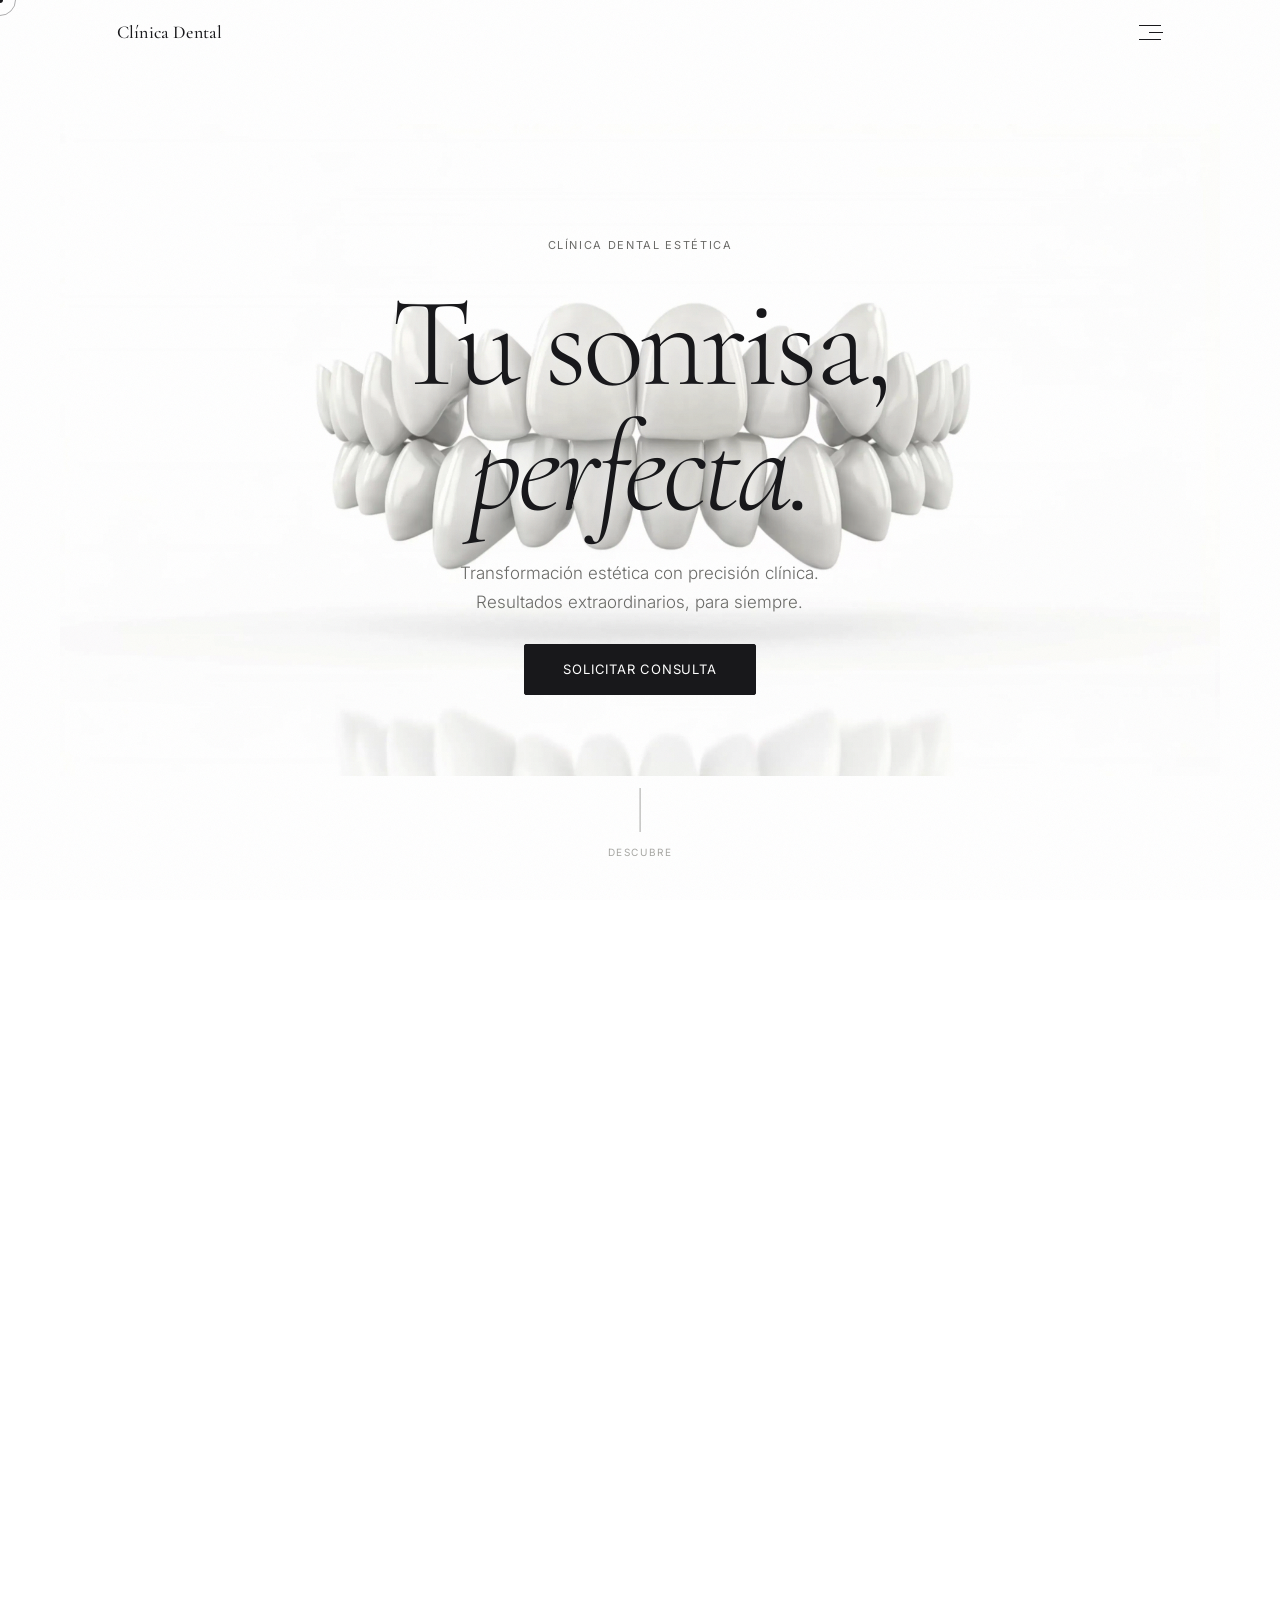
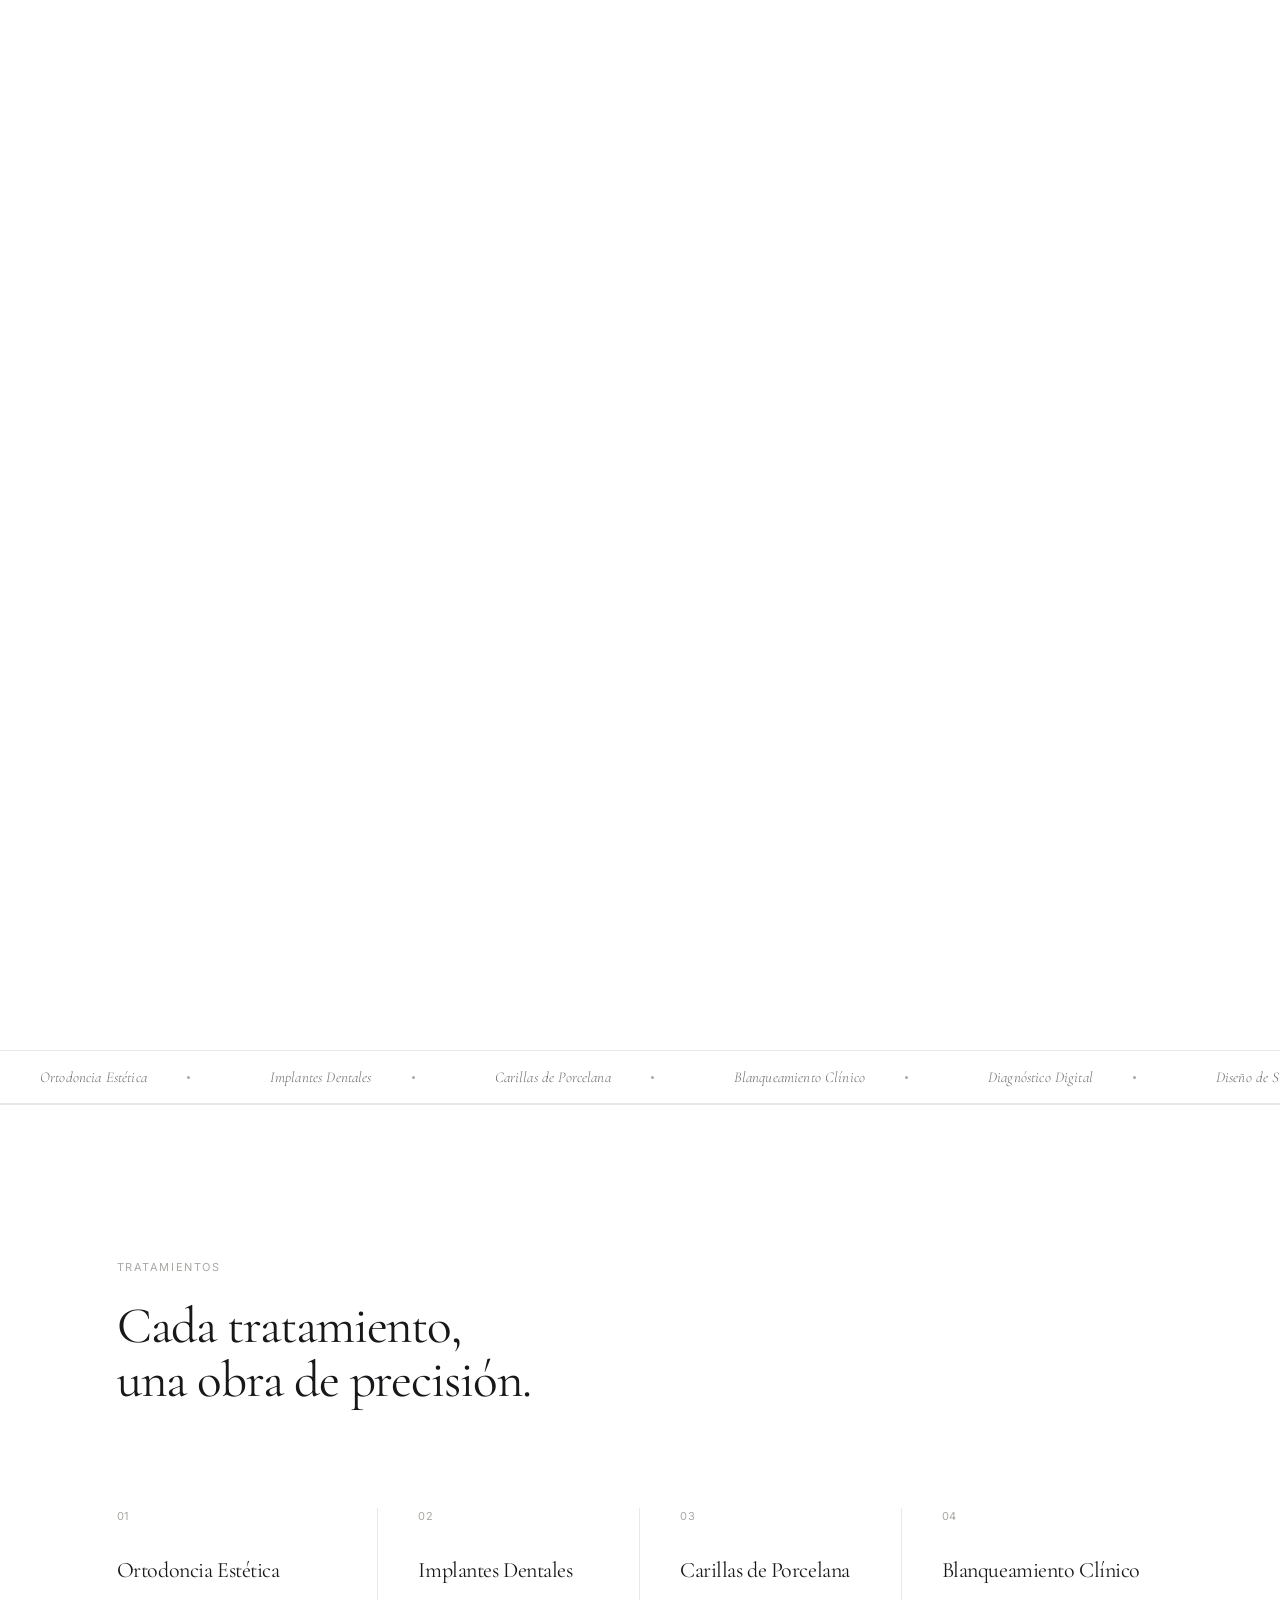
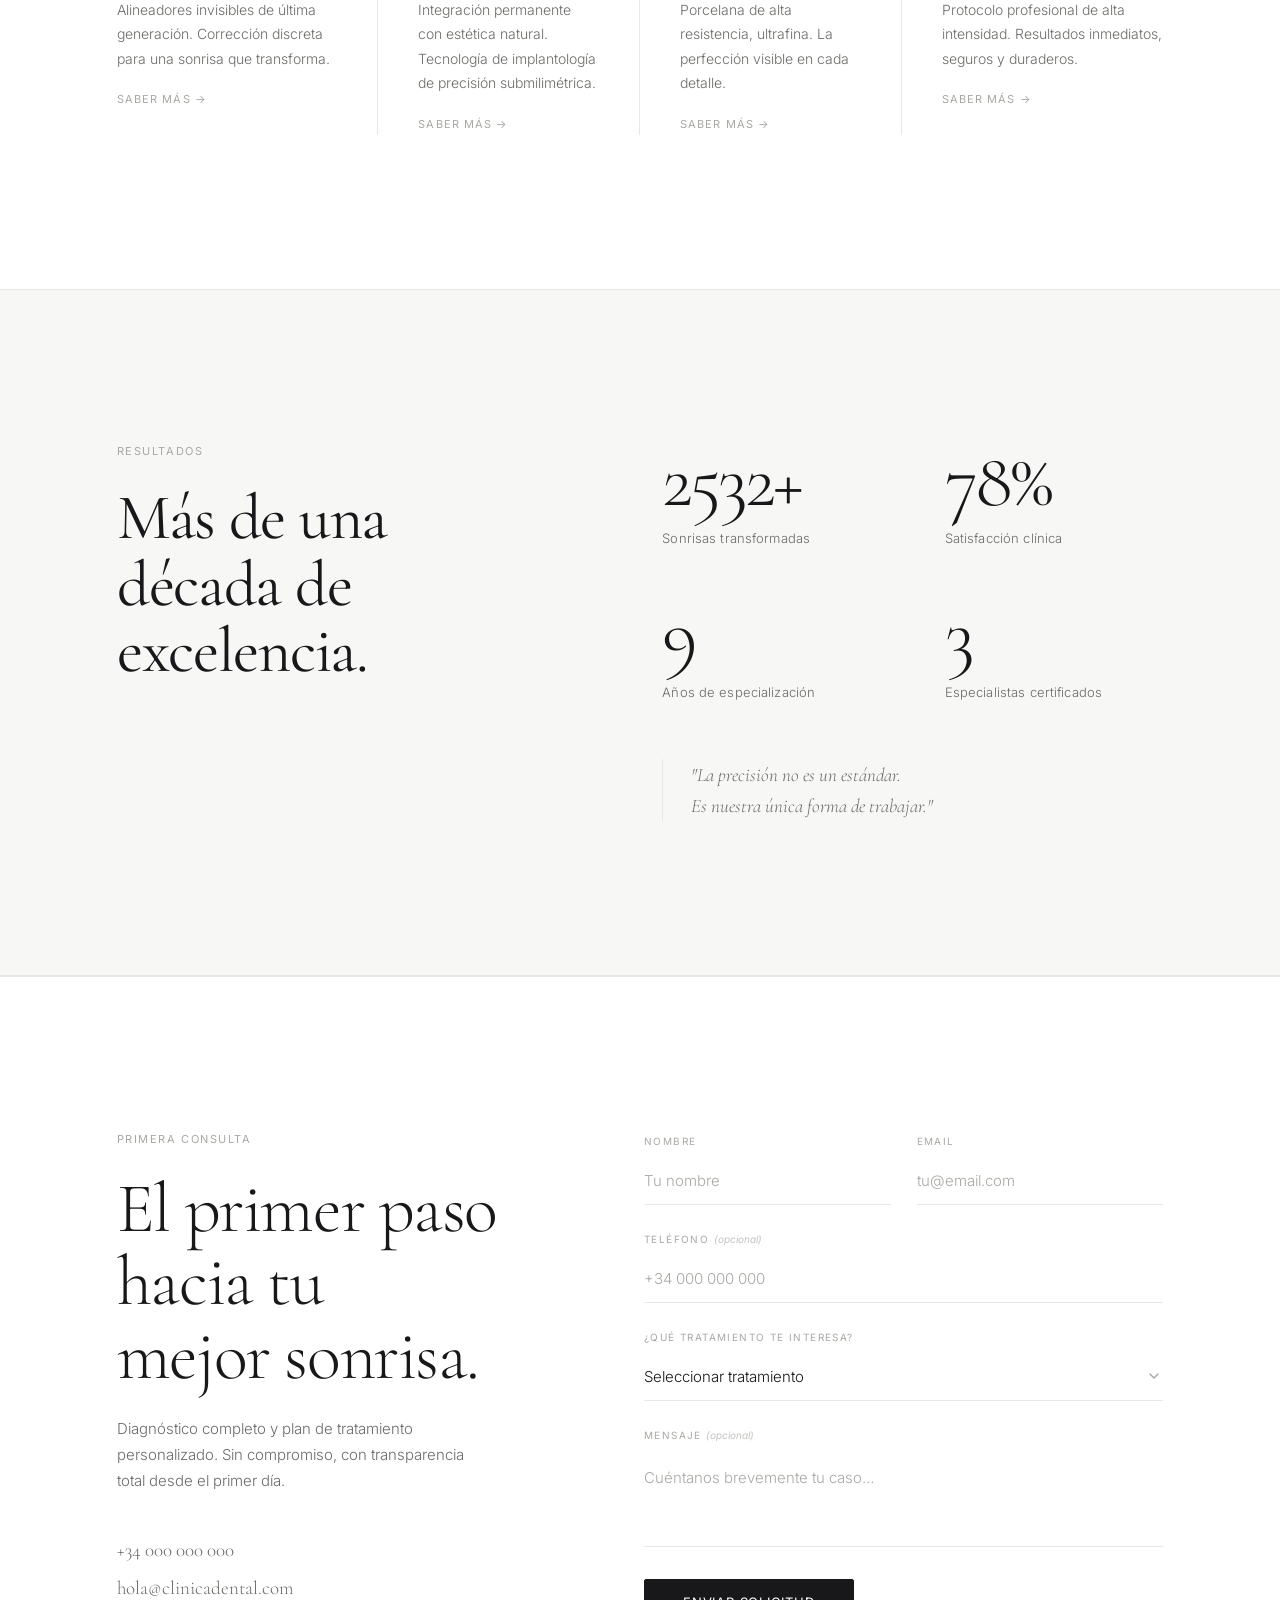
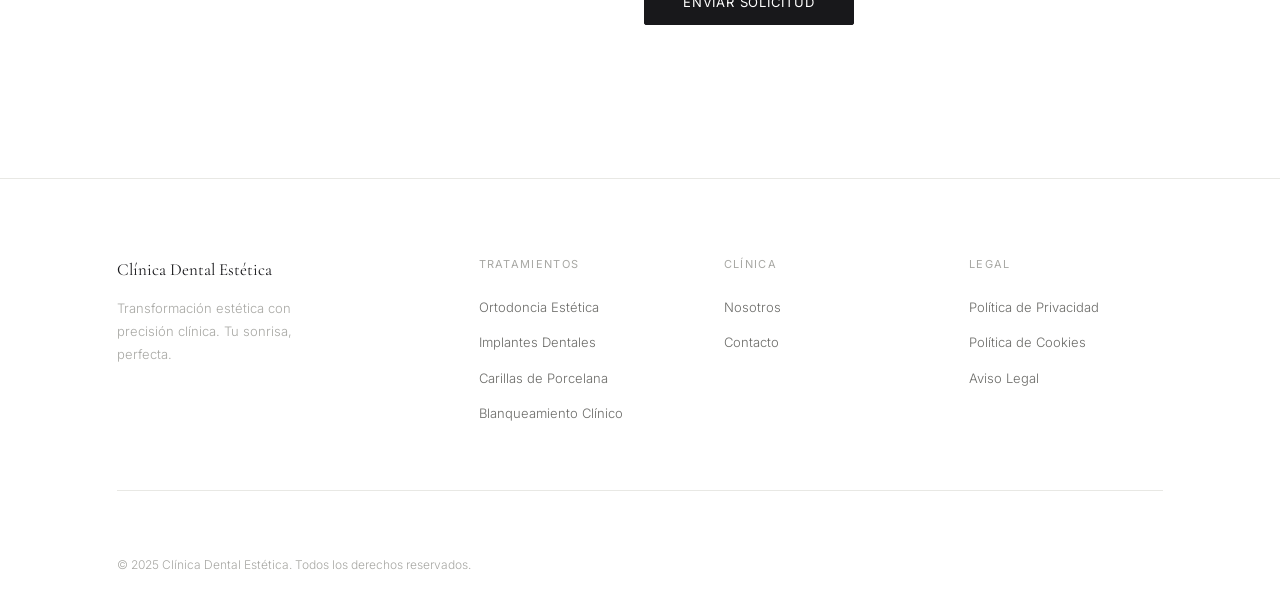
<file: index.html>
<!DOCTYPE html>
<html lang="es">
<head>
  <meta charset="UTF-8" />
  <meta name="viewport" content="width=device-width, initial-scale=1.0" />
  <title>Clínica Dental Estética — Sonrisas de precisión</title>
  <meta name="description" content="Ortodoncia estética, implantes y carillas de alta precisión. Tu sonrisa perfecta." />
  <link rel="preconnect" href="https://fonts.googleapis.com" />
  <link rel="preconnect" href="https://fonts.gstatic.com" crossorigin />
  <link href="https://fonts.googleapis.com/css2?family=Cormorant+Garamond:ital,wght@0,300;0,400;0,500;1,300;1,400&family=Inter:wght@300;400;500&display=swap" rel="stylesheet" />
  <link rel="stylesheet" href="styles.css" />
</head>
<body>

  <!-- GRAIN OVERLAY -->
  <div class="grain-overlay" aria-hidden="true"></div>

  <!-- NAV -->
  <nav class="nav" id="main-nav" aria-label="Navegación principal">
    <div class="nav-inner">
      <a href="/" class="nav-logo" aria-label="Inicio">Clínica Dental</a>
      <button class="nav-hamburger" id="nav-hamburger" aria-label="Abrir menú" aria-expanded="false">
        <span class="hamburger-line"></span>
        <span class="hamburger-line"></span>
        <span class="hamburger-line"></span>
      </button>
    </div>
  </nav>

  <!-- MENU OVERLAY -->
  <div class="menu-overlay" id="menu-overlay" role="dialog" aria-modal="true" aria-label="Menú principal" aria-hidden="true">
    <div class="menu-inner">
      <div class="menu-col-left">
        <nav aria-label="Menú de navegación">
          <div class="menu-section">
            <span class="menu-section-label">Tratamientos</span>
            <ul class="menu-sub-list">
              <li><a href="tratamientos/ortodoncia.html">Ortodoncia Estética</a></li>
              <li><a href="tratamientos/implantes.html">Implantes Dentales</a></li>
              <li><a href="tratamientos/carillas.html">Carillas de Porcelana</a></li>
              <li><a href="tratamientos/blanqueamiento.html">Blanqueamiento Clínico</a></li>
            </ul>
          </div>
          <a href="nosotros.html" class="menu-main-link">Nosotros</a>
          <a href="#contacto" class="menu-main-link">Contacto</a>
        </nav>
      </div>
      <div class="menu-col-right">
        <div>
          <p class="menu-contact-label">Habla con nosotros</p>
          <a href="tel:+34000000000" class="menu-contact-link">+34 000 000 000</a>
          <a href="mailto:hola@clinicadental.com" class="menu-contact-link">hola@clinicadental.com</a>
        </div>
      </div>
    </div>
  </div>


  <!-- HERO — SCROLL-DRIVEN CANVAS -->
  <main class="page-main">
  <section class="scroll-section" id="hero-section" aria-label="Animación de tratamiento dental">
    <div class="sticky-container">

      <canvas id="hero-canvas" aria-hidden="true"></canvas>

      <div class="loading-overlay" id="loading-overlay" aria-live="polite" aria-label="Cargando animación">
        <div class="loading-body">
          <div class="loading-track" role="progressbar" aria-valuemin="0" aria-valuemax="100" aria-valuenow="0" id="loading-progressbar">
            <div class="loading-fill" id="loading-fill"></div>
          </div>
          <span class="loading-label" id="loading-label">Preparando</span>
        </div>
      </div>

      <div class="hero-text" id="hero-text">
        <div class="hero-content">
          <span class="hero-eyebrow">Clínica Dental Estética</span>
          <h1 class="hero-headline">
            Tu sonrisa,<br>
            <em>perfecta.</em>
          </h1>
          <p class="hero-sub">
            Transformación estética con precisión clínica.<br>
            Resultados extraordinarios, para siempre.
          </p>
          <a href="#contacto" class="btn-primary hero-btn" aria-label="Solicitar primera consulta gratuita">
            Solicitar consulta
          </a>
        </div>
      </div>

      <div class="scroll-indicator" id="scroll-indicator" aria-hidden="true">
        <span class="scroll-line"></span>
        <span class="scroll-label">Descubre</span>
      </div>

    </div>
  </section>


  <!-- MARQUEE STRIP -->
  <div class="marquee-strip" aria-hidden="true">
    <div class="marquee-track">
      <span class="marquee-item">Ortodoncia Estética <span class="marquee-dot"></span></span>
      <span class="marquee-item">Implantes Dentales <span class="marquee-dot"></span></span>
      <span class="marquee-item">Carillas de Porcelana <span class="marquee-dot"></span></span>
      <span class="marquee-item">Blanqueamiento Clínico <span class="marquee-dot"></span></span>
      <span class="marquee-item">Diagnóstico Digital <span class="marquee-dot"></span></span>
      <span class="marquee-item">Diseño de Sonrisa <span class="marquee-dot"></span></span>
      <span class="marquee-item">Ortodoncia Estética <span class="marquee-dot"></span></span>
      <span class="marquee-item">Implantes Dentales <span class="marquee-dot"></span></span>
      <span class="marquee-item">Carillas de Porcelana <span class="marquee-dot"></span></span>
      <span class="marquee-item">Blanqueamiento Clínico <span class="marquee-dot"></span></span>
      <span class="marquee-item">Diagnóstico Digital <span class="marquee-dot"></span></span>
      <span class="marquee-item">Diseño de Sonrisa <span class="marquee-dot"></span></span>
    </div>
  </div>

  <!-- TREATMENTS -->
  <section class="section treatments-section" id="tratamientos">
    <div class="container">

      <header class="section-header reveal">
        <span class="section-eyebrow">Tratamientos</span>
        <h2 class="section-title">
          Cada tratamiento,<br>una obra de precisión.
        </h2>
      </header>

      <div class="treatments-grid">

        <article class="treatment-card reveal" style="--delay: 0s">
          <span class="treatment-num">01</span>
          <div class="treatment-body">
            <h3 class="treatment-name">Ortodoncia Estética</h3>
            <p class="treatment-desc">
              Alineadores invisibles de última generación.
              Corrección discreta para una sonrisa que transforma.
            </p>
            <a href="tratamientos/ortodoncia.html" class="treatment-link">
              Saber más&nbsp;&rarr;
            </a>
          </div>
        </article>

        <article class="treatment-card reveal" style="--delay: 0.08s">
          <span class="treatment-num">02</span>
          <div class="treatment-body">
            <h3 class="treatment-name">Implantes Dentales</h3>
            <p class="treatment-desc">
              Integración permanente con estética natural.
              Tecnología de implantología de precisión submilimétrica.
            </p>
            <a href="tratamientos/implantes.html" class="treatment-link">
              Saber más&nbsp;&rarr;
            </a>
          </div>
        </article>

        <article class="treatment-card reveal" style="--delay: 0.16s">
          <span class="treatment-num">03</span>
          <div class="treatment-body">
            <h3 class="treatment-name">Carillas de Porcelana</h3>
            <p class="treatment-desc">
              Porcelana de alta resistencia, ultrafina.
              La perfección visible en cada detalle.
            </p>
            <a href="tratamientos/carillas.html" class="treatment-link">
              Saber más&nbsp;&rarr;
            </a>
          </div>
        </article>

        <article class="treatment-card reveal" style="--delay: 0.24s">
          <span class="treatment-num">04</span>
          <div class="treatment-body">
            <h3 class="treatment-name">Blanqueamiento Clínico</h3>
            <p class="treatment-desc">
              Protocolo profesional de alta intensidad.
              Resultados inmediatos, seguros y duraderos.
            </p>
            <a href="tratamientos/blanqueamiento.html" class="treatment-link">
              Saber más&nbsp;&rarr;
            </a>
          </div>
        </article>

      </div>
    </div>
  </section>


  <!-- RESULTS -->
  <section class="section results-section" id="nosotros">
    <div class="container">
      <div class="results-layout">

        <div class="results-left reveal">
          <span class="section-eyebrow">Resultados</span>
          <h2 class="section-title results-title">
            Más de una<br>década de<br>excelencia.
          </h2>
        </div>

        <div class="results-right">
          <div class="stats-grid">
            <div class="stat reveal" style="--delay: 0s">
              <span class="stat-num" data-count="3200" data-suffix="+">3.200+</span>
              <span class="stat-label">Sonrisas transformadas</span>
            </div>
            <div class="stat reveal" style="--delay: 0.08s">
              <span class="stat-num" data-count="98" data-suffix="%">98%</span>
              <span class="stat-label">Satisfacción clínica</span>
            </div>
            <div class="stat reveal" style="--delay: 0.16s">
              <span class="stat-num" data-count="12">12</span>
              <span class="stat-label">Años de especialización</span>
            </div>
            <div class="stat reveal" style="--delay: 0.24s">
              <span class="stat-num" data-count="4">4</span>
              <span class="stat-label">Especialistas certificados</span>
            </div>
          </div>

          <blockquote class="results-quote reveal" style="--delay: 0.32s">
            "La precisión no es un estándar.<br>
            Es nuestra única forma de trabajar."
          </blockquote>
        </div>

      </div>
    </div>
  </section>


  <!-- CONTACT -->
  <section class="section contact-section" id="contacto">
    <div class="container">
      <div class="contact-grid">

        <div class="contact-info reveal">
          <span class="section-eyebrow">Primera consulta</span>
          <h2 class="contact-title">
            El primer paso<br>hacia tu<br>mejor sonrisa.
          </h2>
          <p class="contact-desc">
            Diagnóstico completo y plan de tratamiento personalizado. Sin compromiso, con transparencia total desde el primer día.
          </p>
          <div class="contact-details">
            <a href="tel:+34000000000" class="contact-detail-link">+34 000 000 000</a>
            <a href="mailto:hola@clinicadental.com" class="contact-detail-link">hola@clinicadental.com</a>
          </div>
        </div>

        <form class="contact-form reveal" id="contact-form" style="--delay: 0.12s" novalidate aria-label="Formulario de contacto">
          <div class="form-row">
            <div class="form-field" id="field-nombre">
              <label for="nombre" class="form-label">Nombre</label>
              <input type="text" id="nombre" name="nombre" class="form-input" placeholder="Tu nombre" required autocomplete="given-name" />
              <span class="form-error-text" role="alert">Por favor, introduce tu nombre.</span>
            </div>
            <div class="form-field" id="field-email">
              <label for="email" class="form-label">Email</label>
              <input type="email" id="email" name="email" class="form-input" placeholder="tu@email.com" required autocomplete="email" />
              <span class="form-error-text" role="alert">Email no válido.</span>
            </div>
          </div>
          <div class="form-field" id="field-telefono">
            <label for="telefono" class="form-label">Teléfono <span class="form-optional">(opcional)</span></label>
            <input type="tel" id="telefono" name="telefono" class="form-input" placeholder="+34 000 000 000" autocomplete="tel" />
          </div>
          <div class="form-field" id="field-tratamiento">
            <label for="tratamiento" class="form-label">¿Qué tratamiento te interesa?</label>
            <select id="tratamiento" name="tratamiento" class="form-input form-select" required>
              <option value="" disabled selected>Seleccionar tratamiento</option>
              <option value="ortodoncia">Ortodoncia Estética</option>
              <option value="implantes">Implantes Dentales</option>
              <option value="carillas">Carillas de Porcelana</option>
              <option value="blanqueamiento">Blanqueamiento Clínico</option>
              <option value="consulta">Consulta general</option>
            </select>
            <span class="form-error-text" role="alert">Selecciona un tratamiento.</span>
          </div>
          <div class="form-field" id="field-mensaje">
            <label for="mensaje" class="form-label">Mensaje <span class="form-optional">(opcional)</span></label>
            <textarea id="mensaje" name="mensaje" class="form-input form-textarea" placeholder="Cuéntanos brevemente tu caso…"></textarea>
          </div>
          <button type="submit" class="btn-primary form-submit" id="form-submit">Enviar solicitud</button>
        </form>

      </div>
    </div>
  </section>

  </main><!-- /page-main -->


  <!-- FOOTER -->
  <footer class="footer">
    <div class="container">
      <div class="footer-grid">
        <div class="footer-col footer-col--brand">
          <a href="/" class="footer-logo">Clínica Dental Estética</a>
          <p class="footer-tagline">Transformación estética con precisión clínica. Tu sonrisa, perfecta.</p>
        </div>
        <div class="footer-col">
          <p class="footer-col-title">Tratamientos</p>
          <ul>
            <li><a href="tratamientos/ortodoncia.html">Ortodoncia Estética</a></li>
            <li><a href="tratamientos/implantes.html">Implantes Dentales</a></li>
            <li><a href="tratamientos/carillas.html">Carillas de Porcelana</a></li>
            <li><a href="tratamientos/blanqueamiento.html">Blanqueamiento Clínico</a></li>
          </ul>
        </div>
        <div class="footer-col">
          <p class="footer-col-title">Clínica</p>
          <ul>
            <li><a href="nosotros.html">Nosotros</a></li>
            <li><a href="#contacto">Contacto</a></li>
          </ul>
        </div>
        <div class="footer-col">
          <p class="footer-col-title">Legal</p>
          <ul>
            <li><a href="legal/privacidad.html">Política de Privacidad</a></li>
            <li><a href="legal/cookies.html">Política de Cookies</a></li>
            <li><a href="legal/aviso-legal.html">Aviso Legal</a></li>
          </ul>
        </div>
      </div>
      <div class="footer-bottom">
        <span class="footer-legal">&copy; 2025 Clínica Dental Estética. Todos los derechos reservados.</span>
      </div>
    </div>
  </footer>

  <script src="script.js"></script>
  <script src="nav.js"></script>
</body>
</html>
</file>
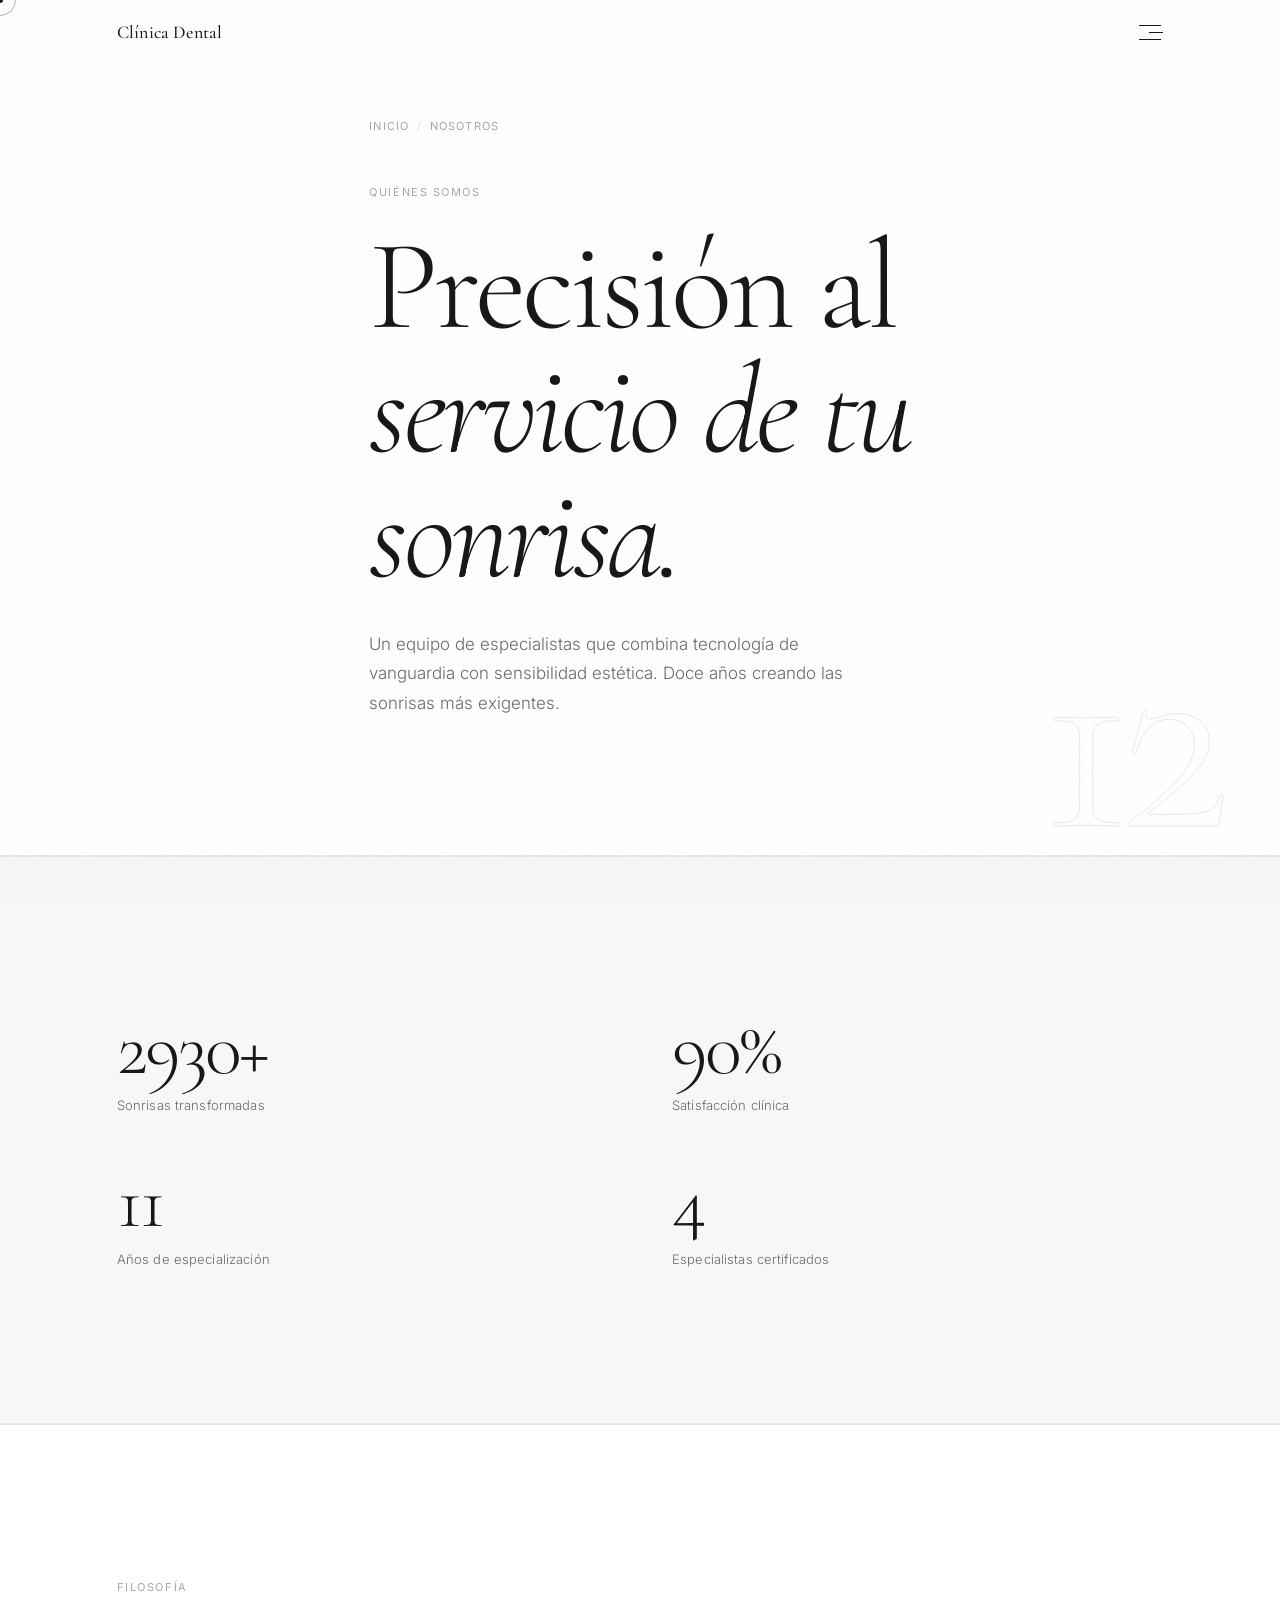
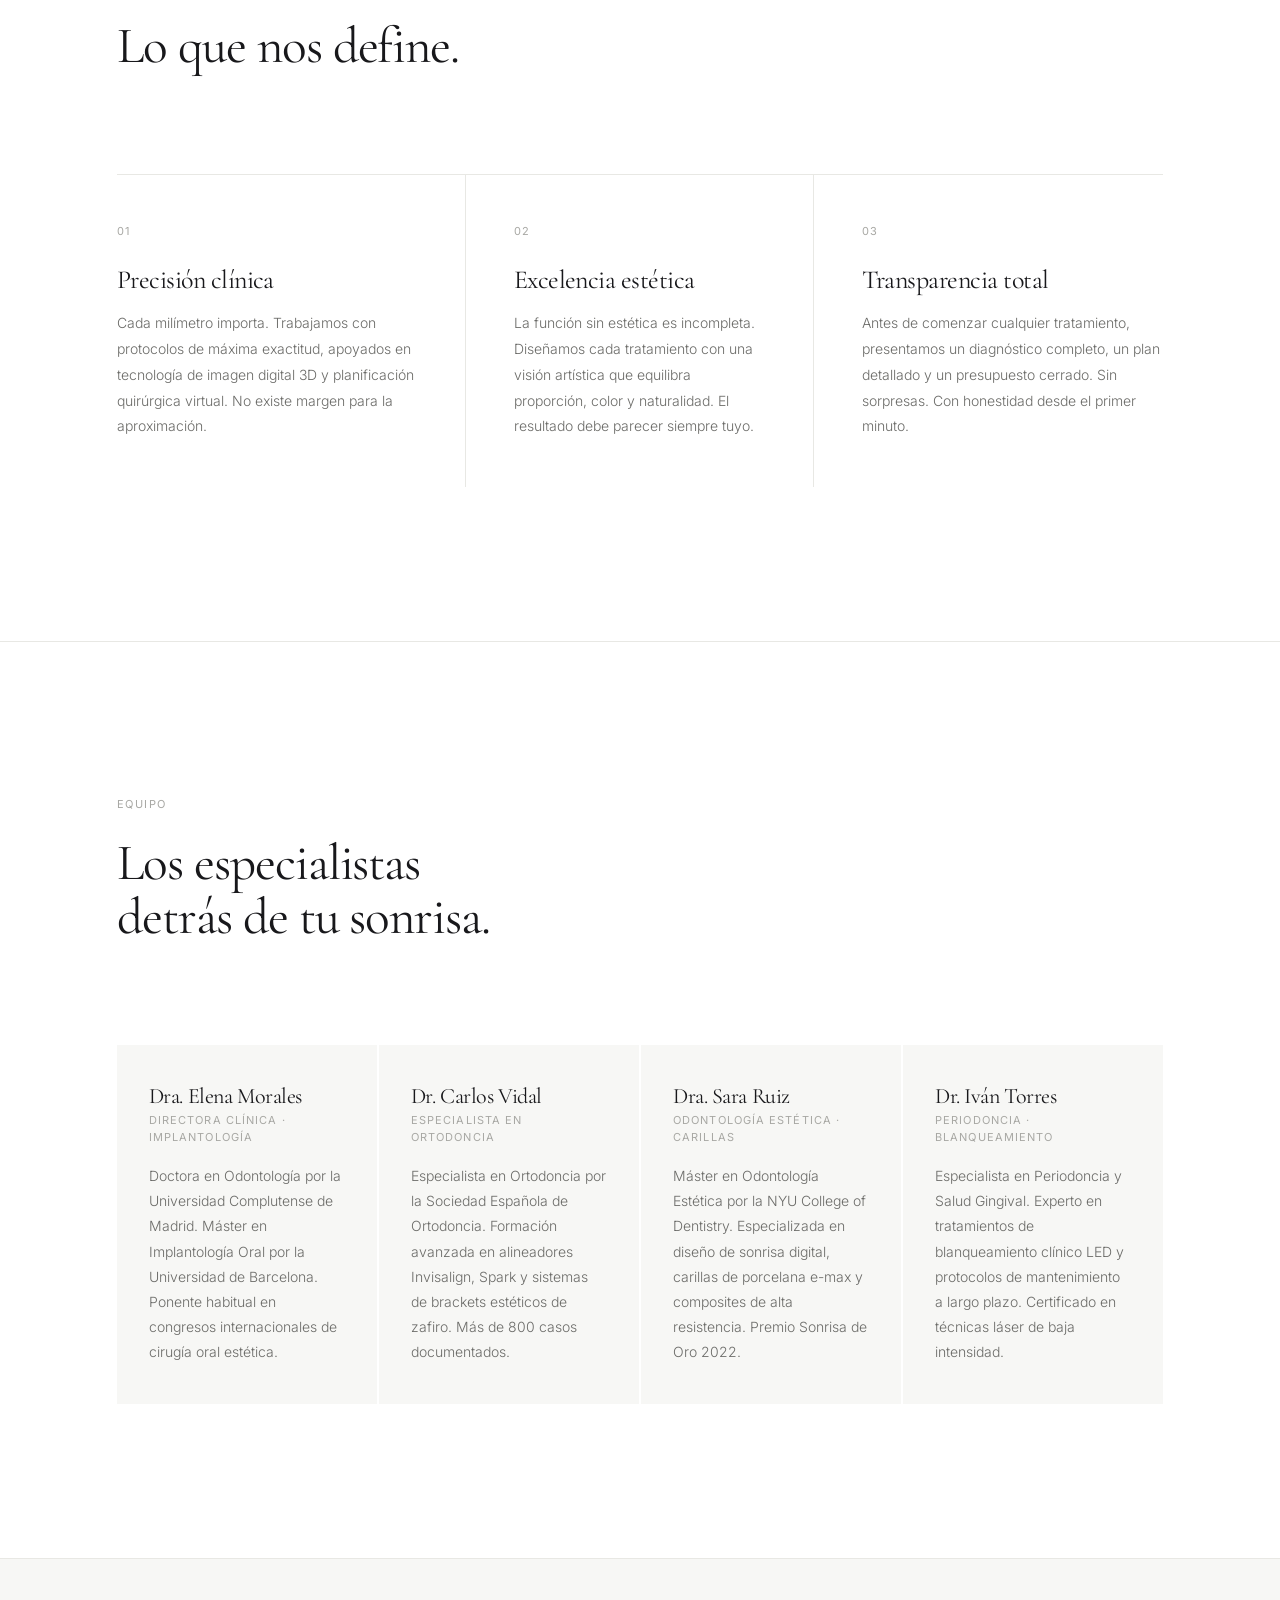
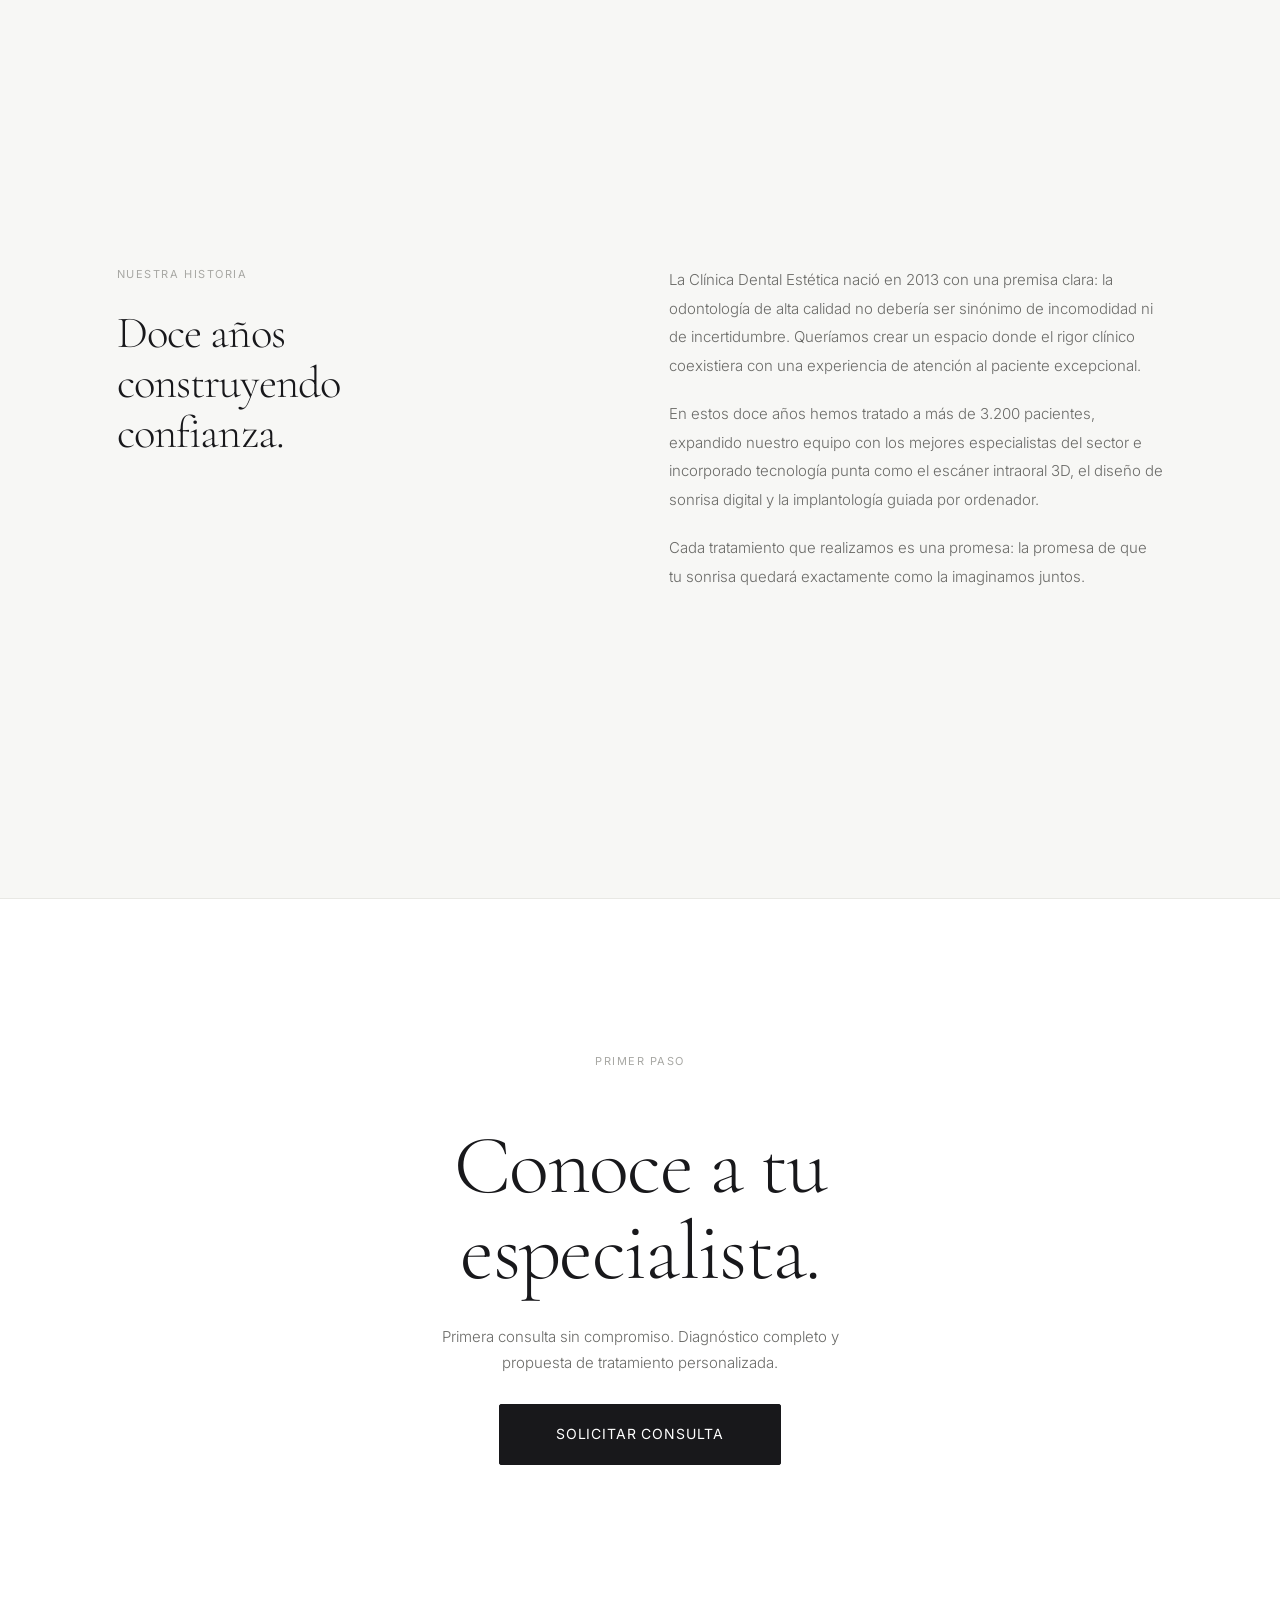
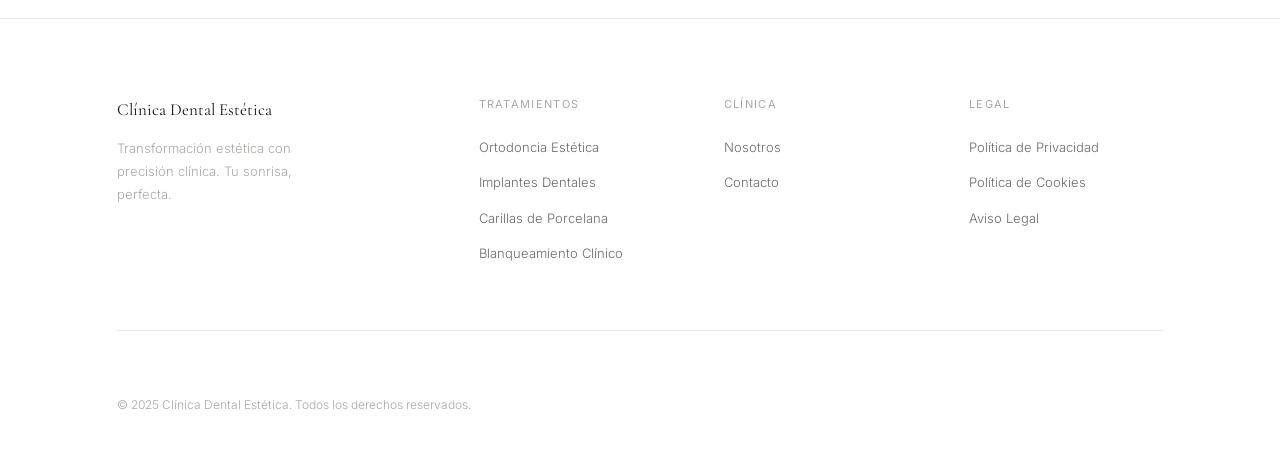
<file: nosotros.html>
<!DOCTYPE html>
<html lang="es">
<head>
  <meta charset="UTF-8" />
  <meta name="viewport" content="width=device-width, initial-scale=1.0" />
  <title>Nosotros — Clínica Dental Estética</title>
  <meta name="description" content="Conoce al equipo detrás de Clínica Dental Estética. Especialistas certificados con más de 12 años de experiencia en odontología de alta gama." />
  <link rel="preconnect" href="https://fonts.googleapis.com" />
  <link rel="preconnect" href="https://fonts.gstatic.com" crossorigin />
  <link href="https://fonts.googleapis.com/css2?family=Cormorant+Garamond:ital,wght@0,300;0,400;0,500;1,300;1,400&family=Inter:wght@300;400;500&display=swap" rel="stylesheet" />
  <link rel="stylesheet" href="styles.css" />
</head>
<body>

  <div class="grain-overlay" aria-hidden="true"></div>

  <nav class="nav" id="main-nav" aria-label="Navegación principal">
    <div class="nav-inner">
      <a href="index.html" class="nav-logo" aria-label="Inicio">Clínica Dental</a>
      <button class="nav-hamburger" id="nav-hamburger" aria-label="Abrir menú" aria-expanded="false">
        <span class="hamburger-line"></span>
        <span class="hamburger-line"></span>
        <span class="hamburger-line"></span>
      </button>
    </div>
  </nav>

  <div class="menu-overlay" id="menu-overlay" role="dialog" aria-modal="true" aria-label="Menú principal" aria-hidden="true">
    <div class="menu-inner">
      <div class="menu-col-left">
        <nav aria-label="Menú de navegación">
          <div class="menu-section">
            <span class="menu-section-label">Tratamientos</span>
            <ul class="menu-sub-list">
              <li><a href="tratamientos/ortodoncia.html">Ortodoncia Estética</a></li>
              <li><a href="tratamientos/implantes.html">Implantes Dentales</a></li>
              <li><a href="tratamientos/carillas.html">Carillas de Porcelana</a></li>
              <li><a href="tratamientos/blanqueamiento.html">Blanqueamiento Clínico</a></li>
            </ul>
          </div>
          <a href="nosotros.html" class="menu-main-link">Nosotros</a>
          <a href="index.html#contacto" class="menu-main-link">Contacto</a>
        </nav>
      </div>
      <div class="menu-col-right">
        <div>
          <p class="menu-contact-label">Habla con nosotros</p>
          <a href="tel:+34000000000" class="menu-contact-link">+34 000 000 000</a>
          <a href="mailto:hola@clinicadental.com" class="menu-contact-link">hola@clinicadental.com</a>
        </div>
      </div>
    </div>
  </div>

  <main class="page-main">

    <!-- HERO -->
    <section class="page-hero">
      <div class="container">
        <div class="page-hero-inner">
          <nav class="breadcrumb" aria-label="Ruta de navegación">
            <a href="index.html">Inicio</a>
            <span class="breadcrumb-sep" aria-hidden="true">/</span>
            <span>Nosotros</span>
          </nav>
          <span class="page-hero-eyebrow">Quiénes somos</span>
          <h1 class="page-hero-title">
            Precisión al<br>
            <em>servicio de tu<br>sonrisa.</em>
          </h1>
          <p class="page-hero-sub">
            Un equipo de especialistas que combina tecnología de vanguardia con sensibilidad estética. Doce años creando las sonrisas más exigentes.
          </p>
        </div>
      </div>
      <span class="page-hero-number" aria-hidden="true">12</span>
    </section>

    <!-- STATS -->
    <section class="section results-section">
      <div class="container">
        <div class="stats-grid" style="margin-bottom: 0;">
          <div class="stat reveal" style="--delay: 0s">
            <span class="stat-num" data-count="3200" data-suffix="+">3.200+</span>
            <span class="stat-label">Sonrisas transformadas</span>
          </div>
          <div class="stat reveal" style="--delay: 0.08s">
            <span class="stat-num" data-count="98" data-suffix="%">98%</span>
            <span class="stat-label">Satisfacción clínica</span>
          </div>
          <div class="stat reveal" style="--delay: 0.16s">
            <span class="stat-num" data-count="12">12</span>
            <span class="stat-label">Años de especialización</span>
          </div>
          <div class="stat reveal" style="--delay: 0.24s">
            <span class="stat-num" data-count="4">4</span>
            <span class="stat-label">Especialistas certificados</span>
          </div>
        </div>
      </div>
    </section>

    <!-- VALUES -->
    <section class="section" style="border-top: 1px solid var(--border);">
      <div class="container">
        <header class="section-header reveal">
          <span class="section-eyebrow">Filosofía</span>
          <h2 class="section-title">Lo que nos define.</h2>
        </header>
        <div class="values-grid">
          <div class="value-item reveal" style="--delay: 0s">
            <span class="value-num">01</span>
            <h3 class="value-name">Precisión clínica</h3>
            <p class="value-desc">
              Cada milímetro importa. Trabajamos con protocolos de máxima exactitud, apoyados en tecnología de imagen digital 3D y planificación quirúrgica virtual. No existe margen para la aproximación.
            </p>
          </div>
          <div class="value-item reveal" style="--delay: 0.08s">
            <span class="value-num">02</span>
            <h3 class="value-name">Excelencia estética</h3>
            <p class="value-desc">
              La función sin estética es incompleta. Diseñamos cada tratamiento con una visión artística que equilibra proporción, color y naturalidad. El resultado debe parecer siempre tuyo.
            </p>
          </div>
          <div class="value-item reveal" style="--delay: 0.16s">
            <span class="value-num">03</span>
            <h3 class="value-name">Transparencia total</h3>
            <p class="value-desc">
              Antes de comenzar cualquier tratamiento, presentamos un diagnóstico completo, un plan detallado y un presupuesto cerrado. Sin sorpresas. Con honestidad desde el primer minuto.
            </p>
          </div>
        </div>
      </div>
    </section>

    <!-- TEAM -->
    <section class="section" style="border-top: 1px solid var(--border);">
      <div class="container">
        <header class="section-header reveal">
          <span class="section-eyebrow">Equipo</span>
          <h2 class="section-title">Los especialistas<br>detrás de tu sonrisa.</h2>
        </header>
        <div class="team-grid">
          <div class="team-member reveal" style="--delay: 0s">
            <h3 class="team-member-name">Dra. Elena Morales</h3>
            <p class="team-member-role">Directora clínica · Implantología</p>
            <p class="team-member-bio">
              Doctora en Odontología por la Universidad Complutense de Madrid. Máster en Implantología Oral por la Universidad de Barcelona. Ponente habitual en congresos internacionales de cirugía oral estética.
            </p>
          </div>
          <div class="team-member reveal" style="--delay: 0.08s">
            <h3 class="team-member-name">Dr. Carlos Vidal</h3>
            <p class="team-member-role">Especialista en Ortodoncia</p>
            <p class="team-member-bio">
              Especialista en Ortodoncia por la Sociedad Española de Ortodoncia. Formación avanzada en alineadores Invisalign, Spark y sistemas de brackets estéticos de zafiro. Más de 800 casos documentados.
            </p>
          </div>
          <div class="team-member reveal" style="--delay: 0.16s">
            <h3 class="team-member-name">Dra. Sara Ruiz</h3>
            <p class="team-member-role">Odontología Estética · Carillas</p>
            <p class="team-member-bio">
              Máster en Odontología Estética por la NYU College of Dentistry. Especializada en diseño de sonrisa digital, carillas de porcelana e-max y composites de alta resistencia. Premio Sonrisa de Oro 2022.
            </p>
          </div>
          <div class="team-member reveal" style="--delay: 0.24s">
            <h3 class="team-member-name">Dr. Iván Torres</h3>
            <p class="team-member-role">Periodoncia · Blanqueamiento</p>
            <p class="team-member-bio">
              Especialista en Periodoncia y Salud Gingival. Experto en tratamientos de blanqueamiento clínico LED y protocolos de mantenimiento a largo plazo. Certificado en técnicas láser de baja intensidad.
            </p>
          </div>
        </div>
      </div>
    </section>

    <!-- STORY -->
    <section class="section" style="border-top: 1px solid var(--border); background: var(--surface);">
      <div class="container">
        <div class="content-block" style="border-bottom: none;">
          <div class="reveal">
            <span class="content-block-label">Nuestra historia</span>
            <h2 class="content-block-title">
              Doce años<br>construyendo<br>confianza.
            </h2>
          </div>
          <div class="reveal" style="--delay: 0.12s">
            <p class="content-block-text">
              La Clínica Dental Estética nació en 2013 con una premisa clara: la odontología de alta calidad no debería ser sinónimo de incomodidad ni de incertidumbre. Queríamos crear un espacio donde el rigor clínico coexistiera con una experiencia de atención al paciente excepcional.
            </p>
            <p class="content-block-text" style="margin-top: 1.25rem;">
              En estos doce años hemos tratado a más de 3.200 pacientes, expandido nuestro equipo con los mejores especialistas del sector e incorporado tecnología punta como el escáner intraoral 3D, el diseño de sonrisa digital y la implantología guiada por ordenador.
            </p>
            <p class="content-block-text" style="margin-top: 1.25rem;">
              Cada tratamiento que realizamos es una promesa: la promesa de que tu sonrisa quedará exactamente como la imaginamos juntos.
            </p>
          </div>
        </div>
      </div>
    </section>

    <!-- CTA -->
    <section class="section cta-section">
      <div class="container">
        <div class="cta-inner reveal">
          <span class="section-eyebrow">Primer paso</span>
          <h2 class="cta-title">
            Conoce a tu<br>especialista.
          </h2>
          <p class="cta-sub">
            Primera consulta sin compromiso. Diagnóstico completo y propuesta de tratamiento personalizada.
          </p>
          <a href="index.html#contacto" class="btn-primary btn-large">
            Solicitar consulta
          </a>
        </div>
      </div>
    </section>

  </main>

  <footer class="footer">
    <div class="container">
      <div class="footer-grid">
        <div class="footer-col footer-col--brand">
          <a href="index.html" class="footer-logo">Clínica Dental Estética</a>
          <p class="footer-tagline">Transformación estética con precisión clínica. Tu sonrisa, perfecta.</p>
        </div>
        <div class="footer-col">
          <p class="footer-col-title">Tratamientos</p>
          <ul>
            <li><a href="tratamientos/ortodoncia.html">Ortodoncia Estética</a></li>
            <li><a href="tratamientos/implantes.html">Implantes Dentales</a></li>
            <li><a href="tratamientos/carillas.html">Carillas de Porcelana</a></li>
            <li><a href="tratamientos/blanqueamiento.html">Blanqueamiento Clínico</a></li>
          </ul>
        </div>
        <div class="footer-col">
          <p class="footer-col-title">Clínica</p>
          <ul>
            <li><a href="nosotros.html">Nosotros</a></li>
            <li><a href="index.html#contacto">Contacto</a></li>
          </ul>
        </div>
        <div class="footer-col">
          <p class="footer-col-title">Legal</p>
          <ul>
            <li><a href="legal/privacidad.html">Política de Privacidad</a></li>
            <li><a href="legal/cookies.html">Política de Cookies</a></li>
            <li><a href="legal/aviso-legal.html">Aviso Legal</a></li>
          </ul>
        </div>
      </div>
      <div class="footer-bottom">
        <span class="footer-legal">&copy; 2025 Clínica Dental Estética. Todos los derechos reservados.</span>
      </div>
    </div>
  </footer>

  <script src="nav.js"></script>
  <script src="page.js"></script>
</body>
</html>
</file>
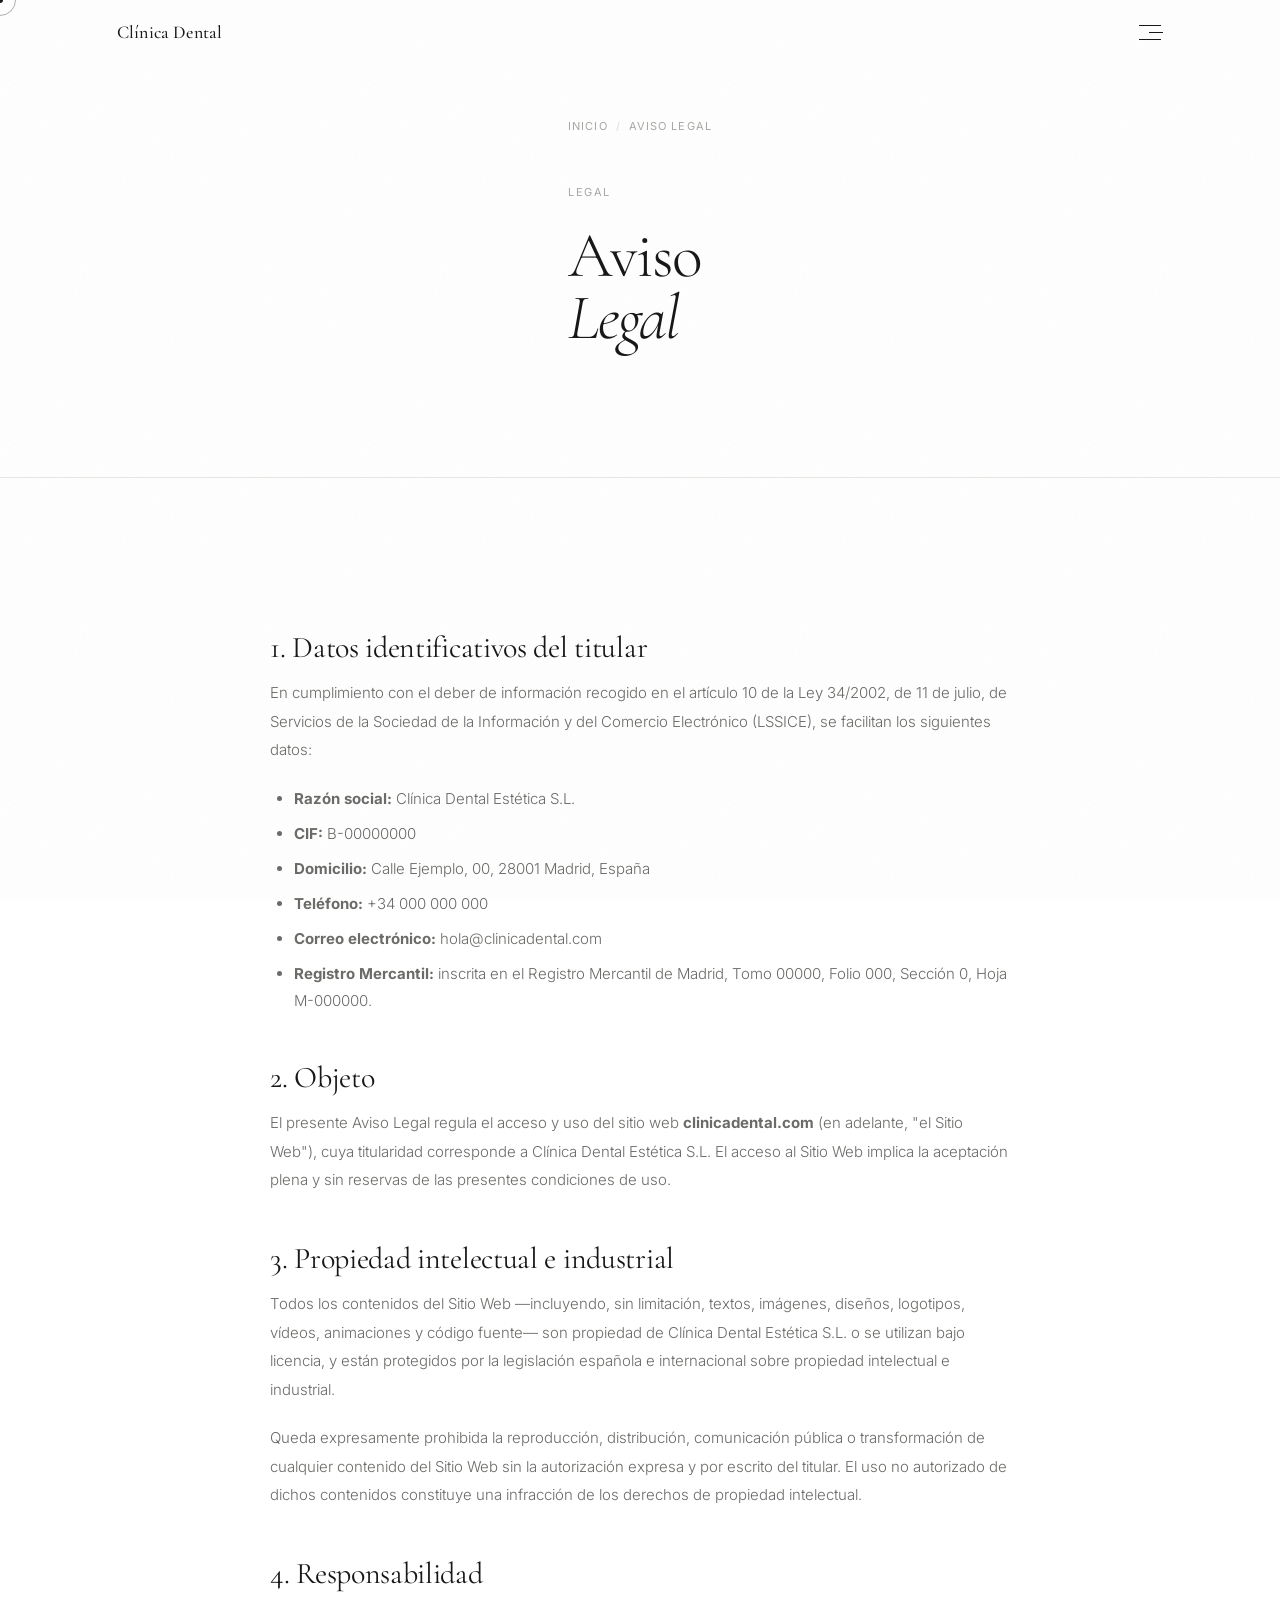
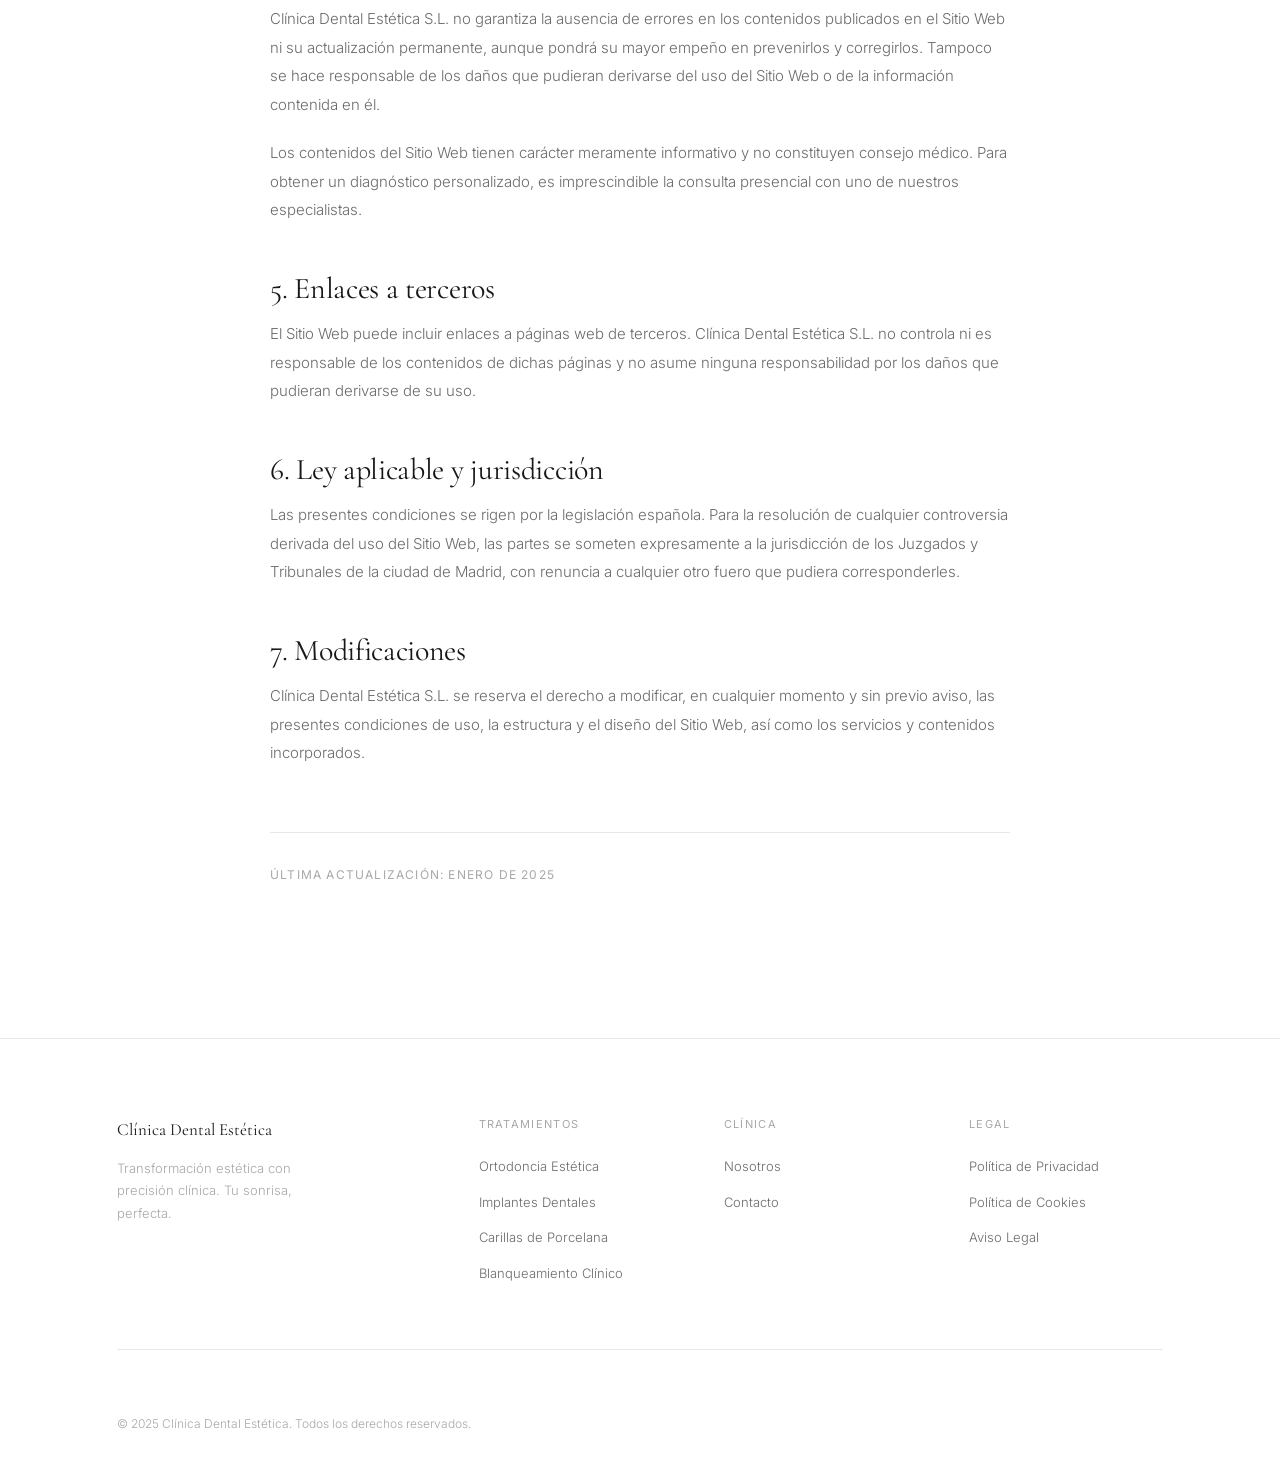
<file: legal/aviso-legal.html>
<!DOCTYPE html>
<html lang="es">
<head>
  <meta charset="UTF-8" />
  <meta name="viewport" content="width=device-width, initial-scale=1.0" />
  <title>Aviso Legal — Clínica Dental Estética</title>
  <link rel="preconnect" href="https://fonts.googleapis.com" />
  <link rel="preconnect" href="https://fonts.gstatic.com" crossorigin />
  <link href="https://fonts.googleapis.com/css2?family=Cormorant+Garamond:ital,wght@0,300;0,400;0,500;1,300;1,400&family=Inter:wght@300;400;500&display=swap" rel="stylesheet" />
  <link rel="stylesheet" href="../styles.css" />
</head>
<body>

  <div class="grain-overlay" aria-hidden="true"></div>

  <nav class="nav" id="main-nav" aria-label="Navegación principal">
    <div class="nav-inner">
      <a href="../index.html" class="nav-logo" aria-label="Inicio">Clínica Dental</a>
      <button class="nav-hamburger" id="nav-hamburger" aria-label="Abrir menú" aria-expanded="false">
        <span class="hamburger-line"></span>
        <span class="hamburger-line"></span>
        <span class="hamburger-line"></span>
      </button>
    </div>
  </nav>

  <div class="menu-overlay" id="menu-overlay" role="dialog" aria-modal="true" aria-label="Menú principal" aria-hidden="true">
    <div class="menu-inner">
      <div class="menu-col-left">
        <nav aria-label="Menú de navegación">
          <div class="menu-section">
            <span class="menu-section-label">Tratamientos</span>
            <ul class="menu-sub-list">
              <li><a href="../tratamientos/ortodoncia.html">Ortodoncia Estética</a></li>
              <li><a href="../tratamientos/implantes.html">Implantes Dentales</a></li>
              <li><a href="../tratamientos/carillas.html">Carillas de Porcelana</a></li>
              <li><a href="../tratamientos/blanqueamiento.html">Blanqueamiento Clínico</a></li>
            </ul>
          </div>
          <a href="../nosotros.html" class="menu-main-link">Nosotros</a>
          <a href="../index.html#contacto" class="menu-main-link">Contacto</a>
        </nav>
      </div>
      <div class="menu-col-right">
        <div>
          <p class="menu-contact-label">Habla con nosotros</p>
          <a href="tel:+34000000000" class="menu-contact-link">+34 000 000 000</a>
          <a href="mailto:hola@clinicadental.com" class="menu-contact-link">hola@clinicadental.com</a>
        </div>
      </div>
    </div>
  </div>

  <main class="page-main">

    <section class="page-hero" style="min-height: 36vh;">
      <div class="container">
        <div class="page-hero-inner">
          <nav class="breadcrumb" aria-label="Ruta de navegación">
            <a href="../index.html">Inicio</a>
            <span class="breadcrumb-sep" aria-hidden="true">/</span>
            <span>Aviso Legal</span>
          </nav>
          <span class="page-hero-eyebrow">Legal</span>
          <h1 class="page-hero-title" style="font-size: clamp(2.5rem, 5vw, 4.5rem);">
            Aviso<br><em>Legal</em>
          </h1>
        </div>
      </div>
    </section>

    <section class="section">
      <div class="container">
        <div class="legal-content">

          <h2>1. Datos identificativos del titular</h2>
          <p>
            En cumplimiento con el deber de información recogido en el artículo 10 de la Ley 34/2002, de 11 de julio, de Servicios de la Sociedad de la Información y del Comercio Electrónico (LSSICE), se facilitan los siguientes datos:
          </p>
          <ul>
            <li><strong>Razón social:</strong> Clínica Dental Estética S.L.</li>
            <li><strong>CIF:</strong> B-00000000</li>
            <li><strong>Domicilio:</strong> Calle Ejemplo, 00, 28001 Madrid, España</li>
            <li><strong>Teléfono:</strong> +34 000 000 000</li>
            <li><strong>Correo electrónico:</strong> hola@clinicadental.com</li>
            <li><strong>Registro Mercantil:</strong> inscrita en el Registro Mercantil de Madrid, Tomo 00000, Folio 000, Sección 0, Hoja M-000000.</li>
          </ul>

          <h2>2. Objeto</h2>
          <p>
            El presente Aviso Legal regula el acceso y uso del sitio web <strong>clinicadental.com</strong> (en adelante, "el Sitio Web"), cuya titularidad corresponde a Clínica Dental Estética S.L. El acceso al Sitio Web implica la aceptación plena y sin reservas de las presentes condiciones de uso.
          </p>

          <h2>3. Propiedad intelectual e industrial</h2>
          <p>
            Todos los contenidos del Sitio Web —incluyendo, sin limitación, textos, imágenes, diseños, logotipos, vídeos, animaciones y código fuente— son propiedad de Clínica Dental Estética S.L. o se utilizan bajo licencia, y están protegidos por la legislación española e internacional sobre propiedad intelectual e industrial.
          </p>
          <p>
            Queda expresamente prohibida la reproducción, distribución, comunicación pública o transformación de cualquier contenido del Sitio Web sin la autorización expresa y por escrito del titular. El uso no autorizado de dichos contenidos constituye una infracción de los derechos de propiedad intelectual.
          </p>

          <h2>4. Responsabilidad</h2>
          <p>
            Clínica Dental Estética S.L. no garantiza la ausencia de errores en los contenidos publicados en el Sitio Web ni su actualización permanente, aunque pondrá su mayor empeño en prevenirlos y corregirlos. Tampoco se hace responsable de los daños que pudieran derivarse del uso del Sitio Web o de la información contenida en él.
          </p>
          <p>
            Los contenidos del Sitio Web tienen carácter meramente informativo y no constituyen consejo médico. Para obtener un diagnóstico personalizado, es imprescindible la consulta presencial con uno de nuestros especialistas.
          </p>

          <h2>5. Enlaces a terceros</h2>
          <p>
            El Sitio Web puede incluir enlaces a páginas web de terceros. Clínica Dental Estética S.L. no controla ni es responsable de los contenidos de dichas páginas y no asume ninguna responsabilidad por los daños que pudieran derivarse de su uso.
          </p>

          <h2>6. Ley aplicable y jurisdicción</h2>
          <p>
            Las presentes condiciones se rigen por la legislación española. Para la resolución de cualquier controversia derivada del uso del Sitio Web, las partes se someten expresamente a la jurisdicción de los Juzgados y Tribunales de la ciudad de Madrid, con renuncia a cualquier otro fuero que pudiera corresponderles.
          </p>

          <h2>7. Modificaciones</h2>
          <p>
            Clínica Dental Estética S.L. se reserva el derecho a modificar, en cualquier momento y sin previo aviso, las presentes condiciones de uso, la estructura y el diseño del Sitio Web, así como los servicios y contenidos incorporados.
          </p>

          <span class="legal-date">Última actualización: enero de 2025</span>
        </div>
      </div>
    </section>

  </main>

  <footer class="footer">
    <div class="container">
      <div class="footer-grid">
        <div class="footer-col footer-col--brand">
          <a href="../index.html" class="footer-logo">Clínica Dental Estética</a>
          <p class="footer-tagline">Transformación estética con precisión clínica. Tu sonrisa, perfecta.</p>
        </div>
        <div class="footer-col">
          <p class="footer-col-title">Tratamientos</p>
          <ul>
            <li><a href="../tratamientos/ortodoncia.html">Ortodoncia Estética</a></li>
            <li><a href="../tratamientos/implantes.html">Implantes Dentales</a></li>
            <li><a href="../tratamientos/carillas.html">Carillas de Porcelana</a></li>
            <li><a href="../tratamientos/blanqueamiento.html">Blanqueamiento Clínico</a></li>
          </ul>
        </div>
        <div class="footer-col">
          <p class="footer-col-title">Clínica</p>
          <ul>
            <li><a href="../nosotros.html">Nosotros</a></li>
            <li><a href="../index.html#contacto">Contacto</a></li>
          </ul>
        </div>
        <div class="footer-col">
          <p class="footer-col-title">Legal</p>
          <ul>
            <li><a href="privacidad.html">Política de Privacidad</a></li>
            <li><a href="cookies.html">Política de Cookies</a></li>
            <li><a href="aviso-legal.html">Aviso Legal</a></li>
          </ul>
        </div>
      </div>
      <div class="footer-bottom">
        <span class="footer-legal">&copy; 2025 Clínica Dental Estética. Todos los derechos reservados.</span>
      </div>
    </div>
  </footer>

  <script src="../nav.js"></script>
</body>
</html>
</file>
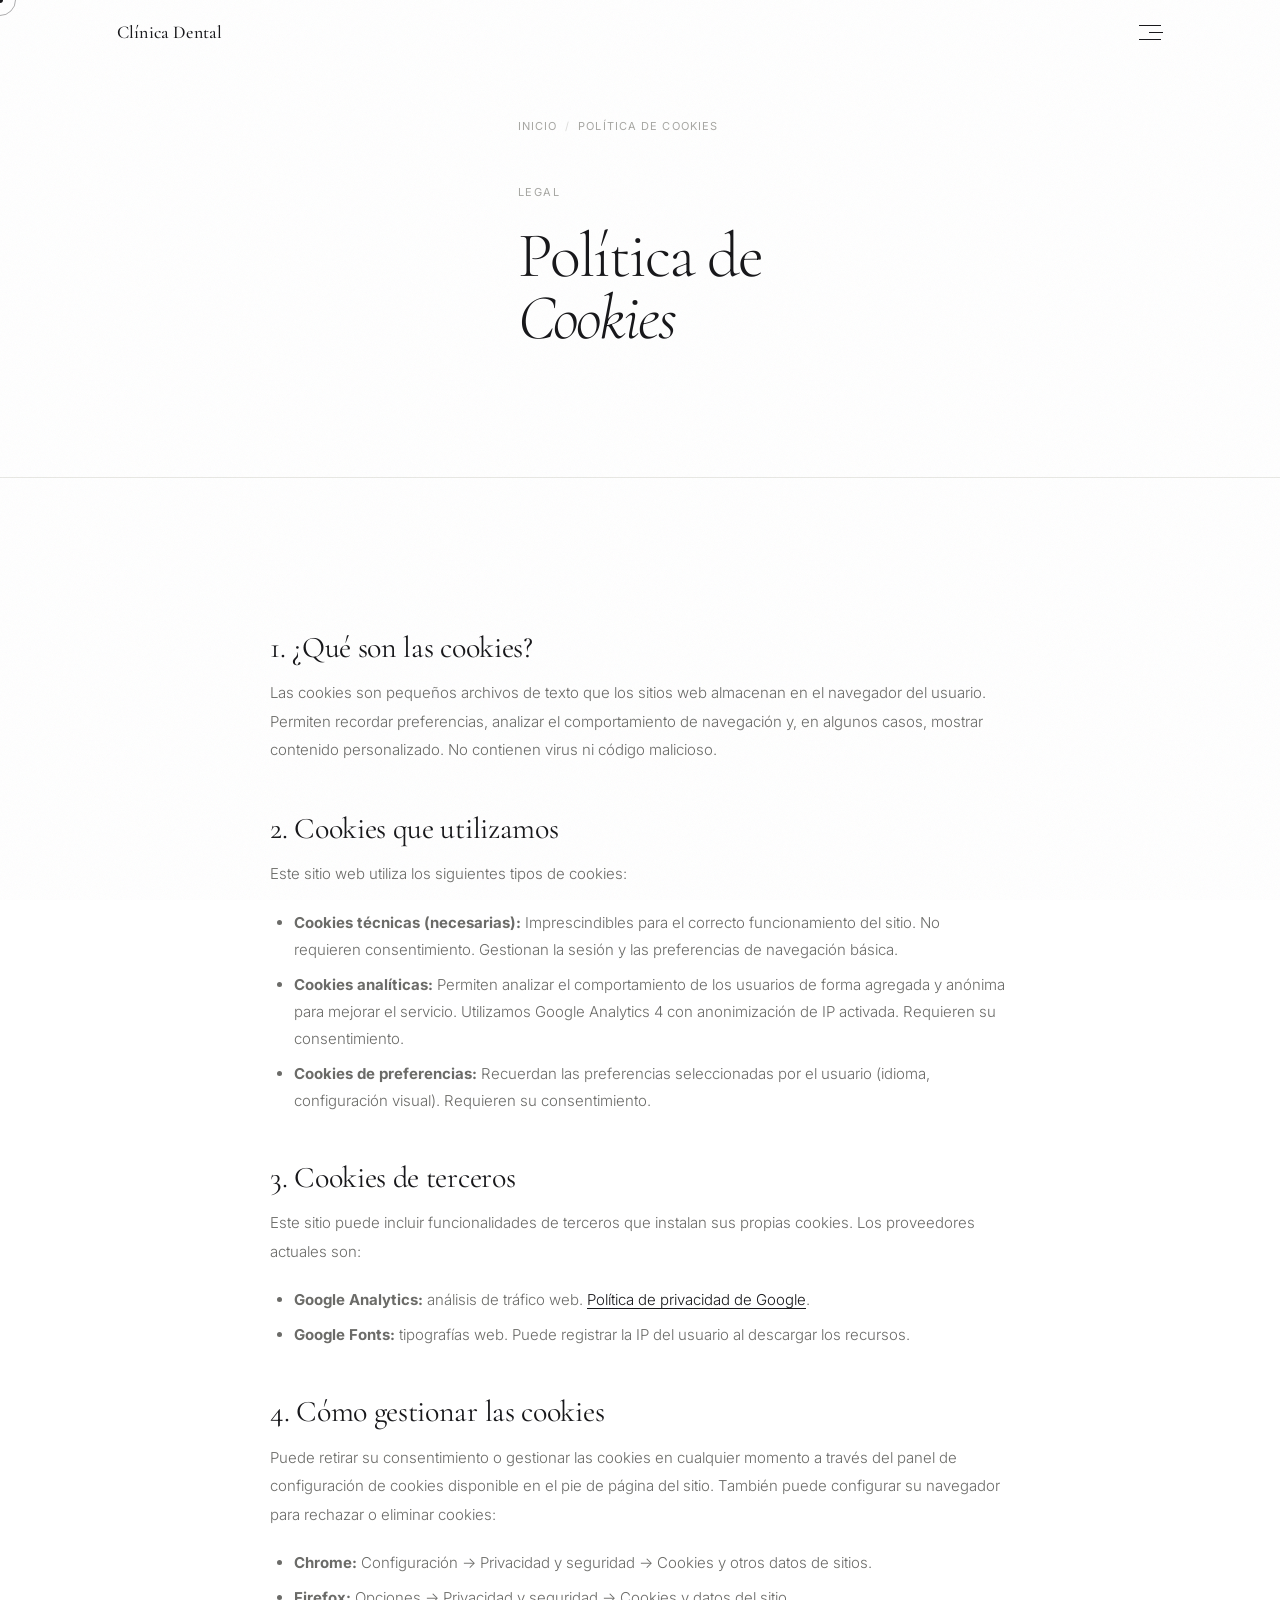
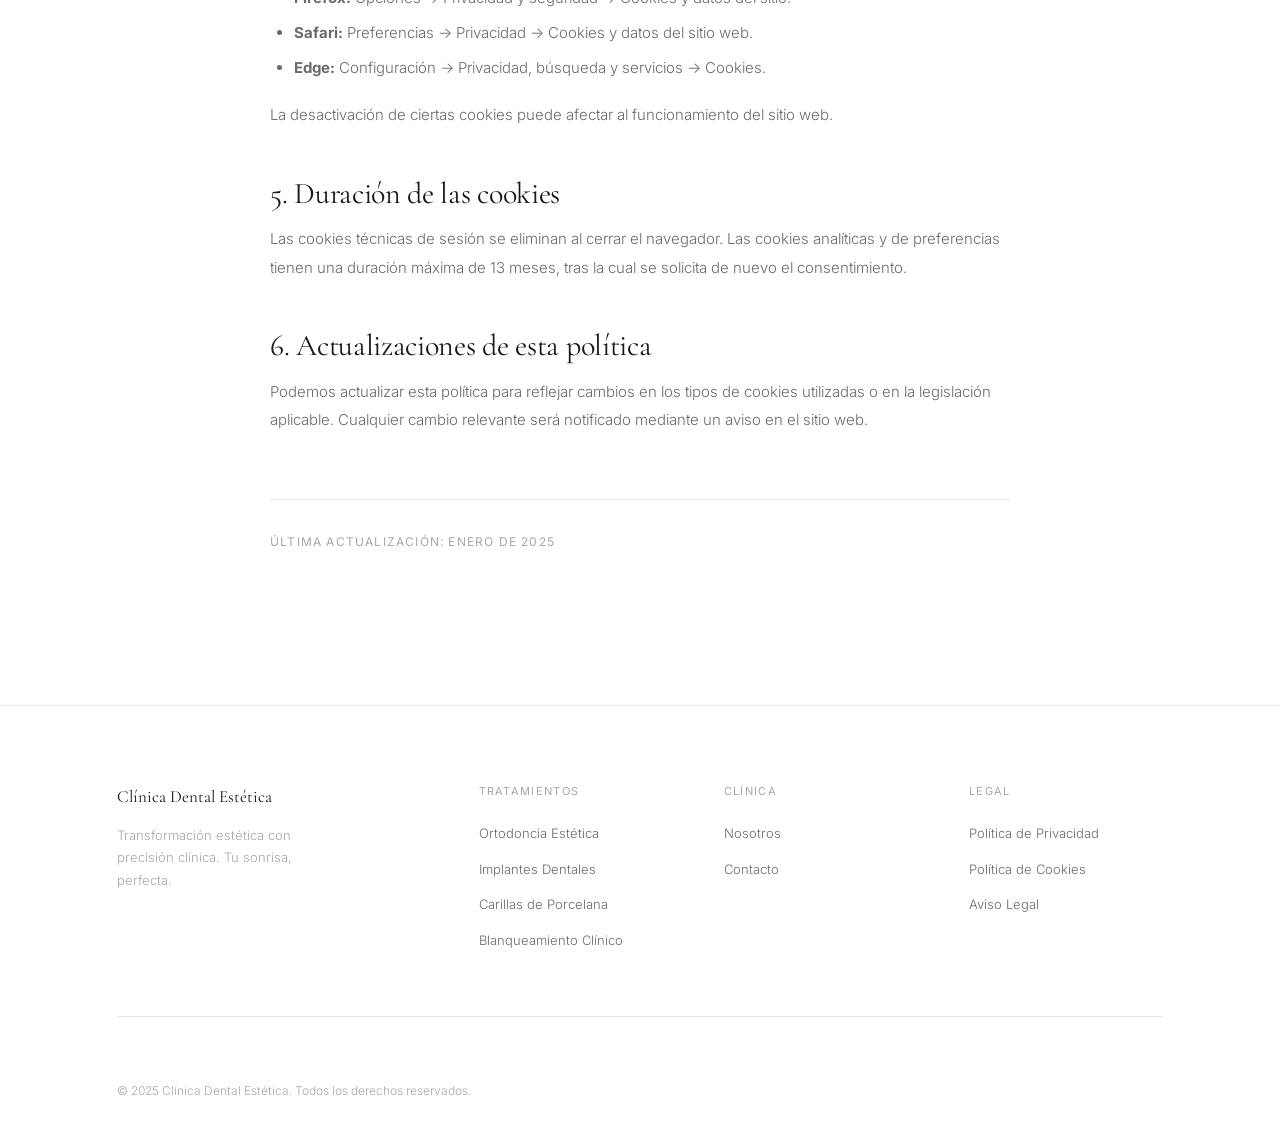
<file: legal/cookies.html>
<!DOCTYPE html>
<html lang="es">
<head>
  <meta charset="UTF-8" />
  <meta name="viewport" content="width=device-width, initial-scale=1.0" />
  <title>Política de Cookies — Clínica Dental Estética</title>
  <link rel="preconnect" href="https://fonts.googleapis.com" />
  <link rel="preconnect" href="https://fonts.gstatic.com" crossorigin />
  <link href="https://fonts.googleapis.com/css2?family=Cormorant+Garamond:ital,wght@0,300;0,400;0,500;1,300;1,400&family=Inter:wght@300;400;500&display=swap" rel="stylesheet" />
  <link rel="stylesheet" href="../styles.css" />
</head>
<body>

  <div class="grain-overlay" aria-hidden="true"></div>

  <nav class="nav" id="main-nav" aria-label="Navegación principal">
    <div class="nav-inner">
      <a href="../index.html" class="nav-logo" aria-label="Inicio">Clínica Dental</a>
      <button class="nav-hamburger" id="nav-hamburger" aria-label="Abrir menú" aria-expanded="false">
        <span class="hamburger-line"></span>
        <span class="hamburger-line"></span>
        <span class="hamburger-line"></span>
      </button>
    </div>
  </nav>

  <div class="menu-overlay" id="menu-overlay" role="dialog" aria-modal="true" aria-label="Menú principal" aria-hidden="true">
    <div class="menu-inner">
      <div class="menu-col-left">
        <nav aria-label="Menú de navegación">
          <div class="menu-section">
            <span class="menu-section-label">Tratamientos</span>
            <ul class="menu-sub-list">
              <li><a href="../tratamientos/ortodoncia.html">Ortodoncia Estética</a></li>
              <li><a href="../tratamientos/implantes.html">Implantes Dentales</a></li>
              <li><a href="../tratamientos/carillas.html">Carillas de Porcelana</a></li>
              <li><a href="../tratamientos/blanqueamiento.html">Blanqueamiento Clínico</a></li>
            </ul>
          </div>
          <a href="../nosotros.html" class="menu-main-link">Nosotros</a>
          <a href="../index.html#contacto" class="menu-main-link">Contacto</a>
        </nav>
      </div>
      <div class="menu-col-right">
        <div>
          <p class="menu-contact-label">Habla con nosotros</p>
          <a href="tel:+34000000000" class="menu-contact-link">+34 000 000 000</a>
          <a href="mailto:hola@clinicadental.com" class="menu-contact-link">hola@clinicadental.com</a>
        </div>
      </div>
    </div>
  </div>

  <main class="page-main">

    <section class="page-hero" style="min-height: 36vh;">
      <div class="container">
        <div class="page-hero-inner">
          <nav class="breadcrumb" aria-label="Ruta de navegación">
            <a href="../index.html">Inicio</a>
            <span class="breadcrumb-sep" aria-hidden="true">/</span>
            <span>Política de Cookies</span>
          </nav>
          <span class="page-hero-eyebrow">Legal</span>
          <h1 class="page-hero-title" style="font-size: clamp(2.5rem, 5vw, 4.5rem);">
            Política de<br><em>Cookies</em>
          </h1>
        </div>
      </div>
    </section>

    <section class="section">
      <div class="container">
        <div class="legal-content">

          <h2>1. ¿Qué son las cookies?</h2>
          <p>
            Las cookies son pequeños archivos de texto que los sitios web almacenan en el navegador del usuario. Permiten recordar preferencias, analizar el comportamiento de navegación y, en algunos casos, mostrar contenido personalizado. No contienen virus ni código malicioso.
          </p>

          <h2>2. Cookies que utilizamos</h2>
          <p>Este sitio web utiliza los siguientes tipos de cookies:</p>
          <ul>
            <li>
              <strong>Cookies técnicas (necesarias):</strong> Imprescindibles para el correcto funcionamiento del sitio. No requieren consentimiento. Gestionan la sesión y las preferencias de navegación básica.
            </li>
            <li>
              <strong>Cookies analíticas:</strong> Permiten analizar el comportamiento de los usuarios de forma agregada y anónima para mejorar el servicio. Utilizamos Google Analytics 4 con anonimización de IP activada. Requieren su consentimiento.
            </li>
            <li>
              <strong>Cookies de preferencias:</strong> Recuerdan las preferencias seleccionadas por el usuario (idioma, configuración visual). Requieren su consentimiento.
            </li>
          </ul>

          <h2>3. Cookies de terceros</h2>
          <p>
            Este sitio puede incluir funcionalidades de terceros que instalan sus propias cookies. Los proveedores actuales son:
          </p>
          <ul>
            <li><strong>Google Analytics:</strong> análisis de tráfico web. <a href="https://policies.google.com/privacy" target="_blank" rel="noopener">Política de privacidad de Google</a>.</li>
            <li><strong>Google Fonts:</strong> tipografías web. Puede registrar la IP del usuario al descargar los recursos.</li>
          </ul>

          <h2>4. Cómo gestionar las cookies</h2>
          <p>
            Puede retirar su consentimiento o gestionar las cookies en cualquier momento a través del panel de configuración de cookies disponible en el pie de página del sitio. También puede configurar su navegador para rechazar o eliminar cookies:
          </p>
          <ul>
            <li><strong>Chrome:</strong> Configuración → Privacidad y seguridad → Cookies y otros datos de sitios.</li>
            <li><strong>Firefox:</strong> Opciones → Privacidad y seguridad → Cookies y datos del sitio.</li>
            <li><strong>Safari:</strong> Preferencias → Privacidad → Cookies y datos del sitio web.</li>
            <li><strong>Edge:</strong> Configuración → Privacidad, búsqueda y servicios → Cookies.</li>
          </ul>
          <p>
            La desactivación de ciertas cookies puede afectar al funcionamiento del sitio web.
          </p>

          <h2>5. Duración de las cookies</h2>
          <p>
            Las cookies técnicas de sesión se eliminan al cerrar el navegador. Las cookies analíticas y de preferencias tienen una duración máxima de 13 meses, tras la cual se solicita de nuevo el consentimiento.
          </p>

          <h2>6. Actualizaciones de esta política</h2>
          <p>
            Podemos actualizar esta política para reflejar cambios en los tipos de cookies utilizadas o en la legislación aplicable. Cualquier cambio relevante será notificado mediante un aviso en el sitio web.
          </p>

          <span class="legal-date">Última actualización: enero de 2025</span>
        </div>
      </div>
    </section>

  </main>

  <footer class="footer">
    <div class="container">
      <div class="footer-grid">
        <div class="footer-col footer-col--brand">
          <a href="../index.html" class="footer-logo">Clínica Dental Estética</a>
          <p class="footer-tagline">Transformación estética con precisión clínica. Tu sonrisa, perfecta.</p>
        </div>
        <div class="footer-col">
          <p class="footer-col-title">Tratamientos</p>
          <ul>
            <li><a href="../tratamientos/ortodoncia.html">Ortodoncia Estética</a></li>
            <li><a href="../tratamientos/implantes.html">Implantes Dentales</a></li>
            <li><a href="../tratamientos/carillas.html">Carillas de Porcelana</a></li>
            <li><a href="../tratamientos/blanqueamiento.html">Blanqueamiento Clínico</a></li>
          </ul>
        </div>
        <div class="footer-col">
          <p class="footer-col-title">Clínica</p>
          <ul>
            <li><a href="../nosotros.html">Nosotros</a></li>
            <li><a href="../index.html#contacto">Contacto</a></li>
          </ul>
        </div>
        <div class="footer-col">
          <p class="footer-col-title">Legal</p>
          <ul>
            <li><a href="privacidad.html">Política de Privacidad</a></li>
            <li><a href="cookies.html">Política de Cookies</a></li>
            <li><a href="aviso-legal.html">Aviso Legal</a></li>
          </ul>
        </div>
      </div>
      <div class="footer-bottom">
        <span class="footer-legal">&copy; 2025 Clínica Dental Estética. Todos los derechos reservados.</span>
      </div>
    </div>
  </footer>

  <script src="../nav.js"></script>
</body>
</html>
</file>
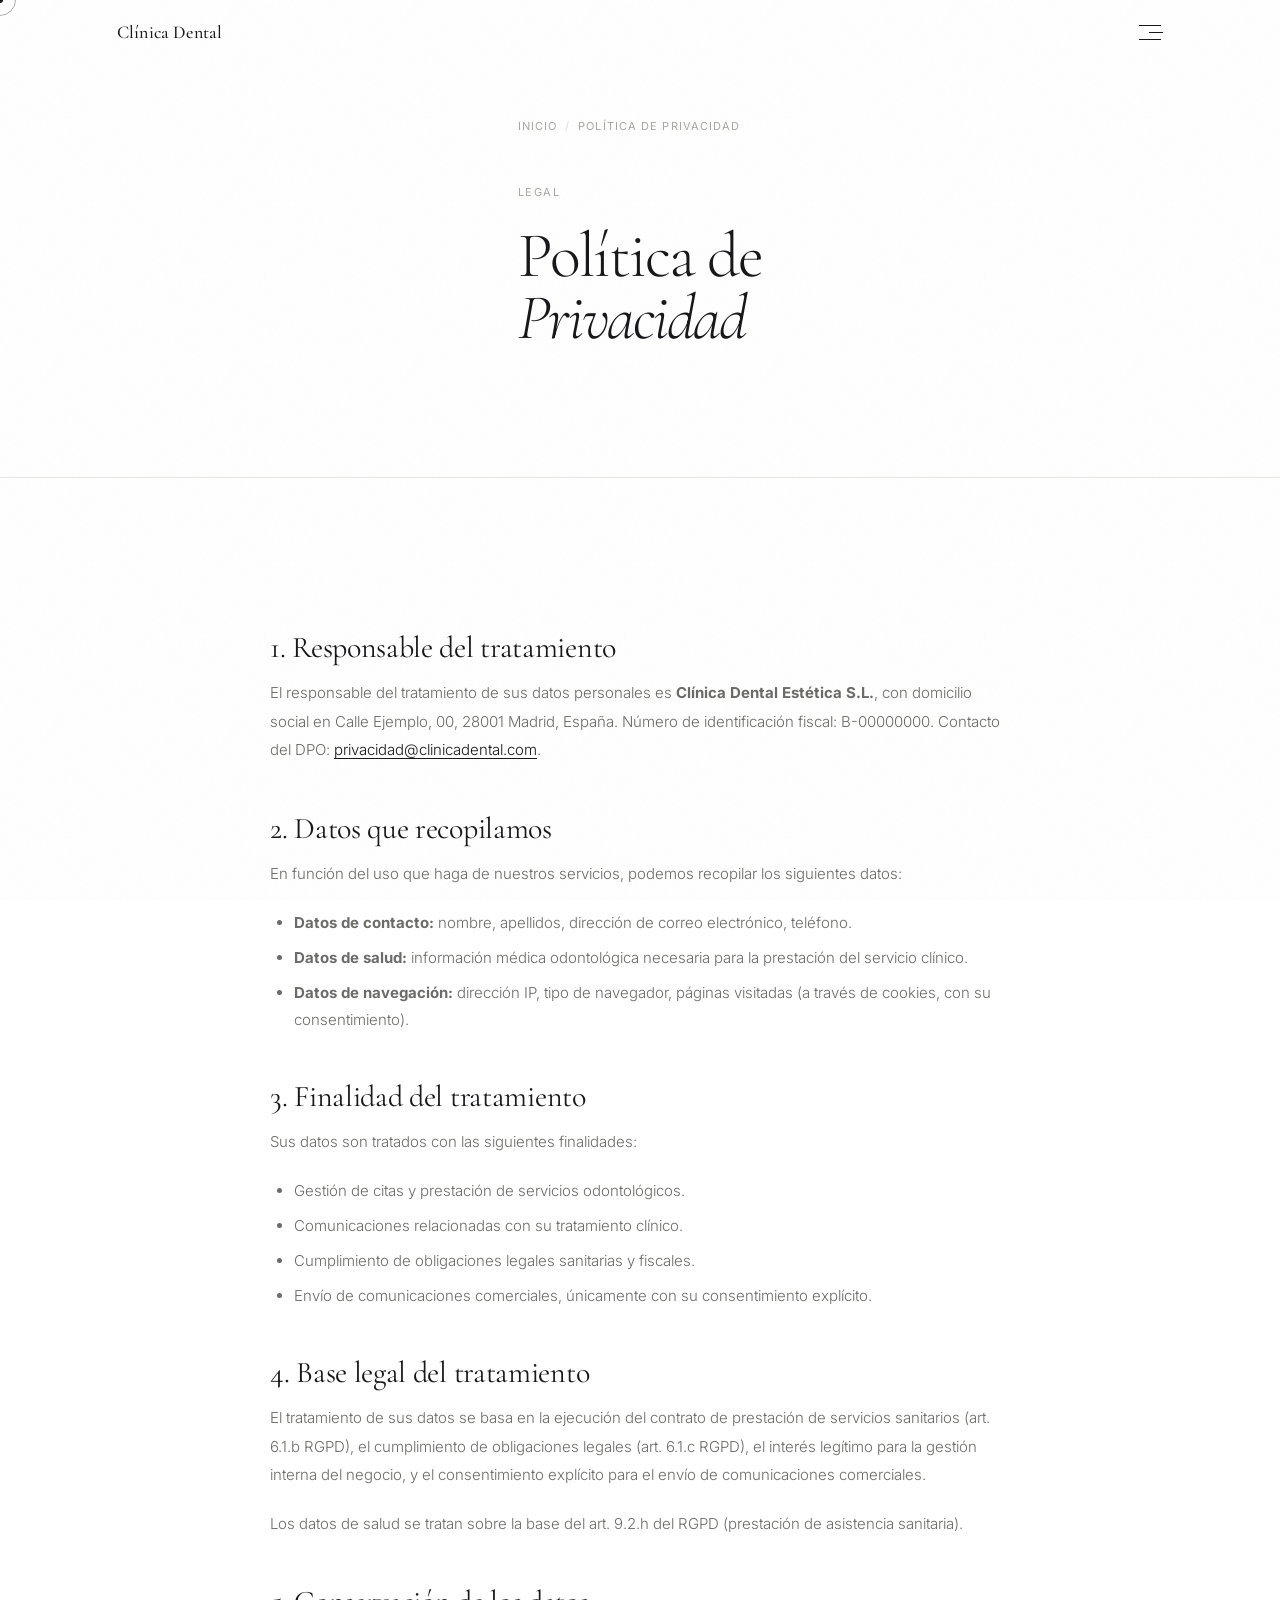
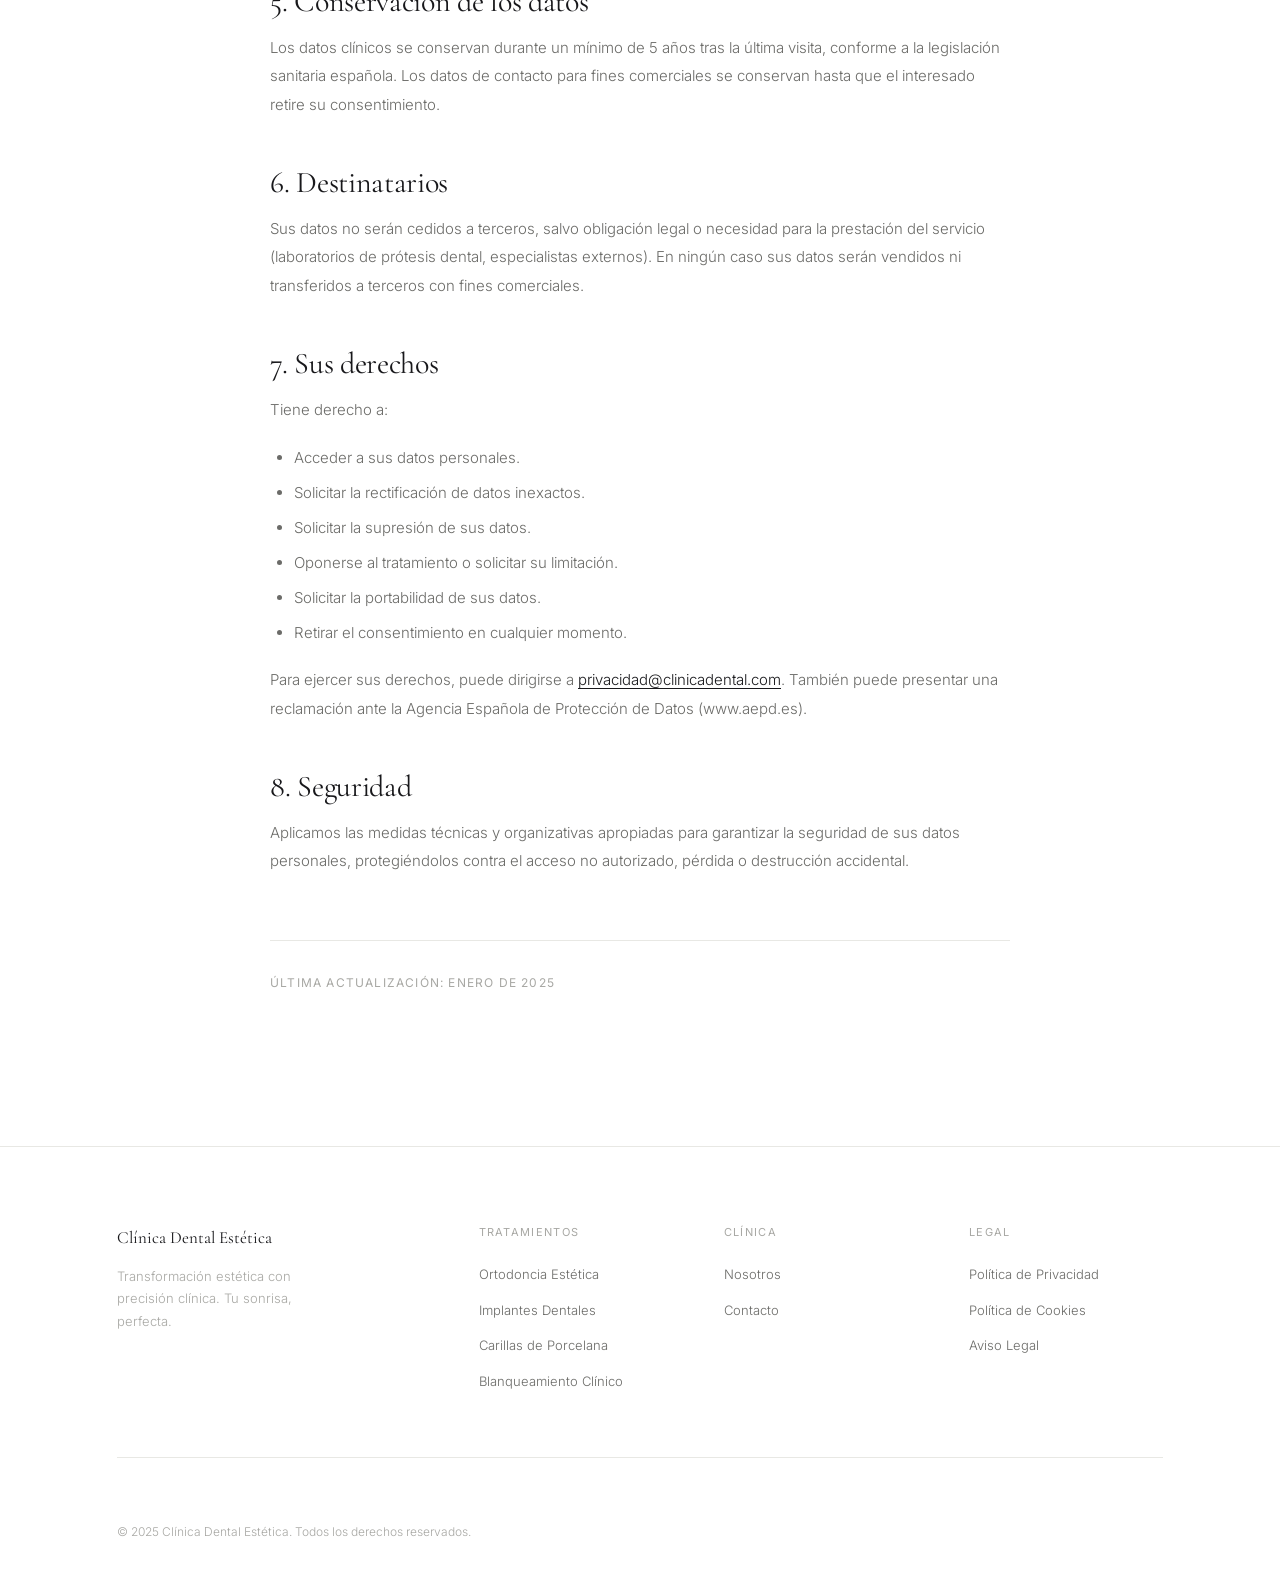
<file: legal/privacidad.html>
<!DOCTYPE html>
<html lang="es">
<head>
  <meta charset="UTF-8" />
  <meta name="viewport" content="width=device-width, initial-scale=1.0" />
  <title>Política de Privacidad — Clínica Dental Estética</title>
  <link rel="preconnect" href="https://fonts.googleapis.com" />
  <link rel="preconnect" href="https://fonts.gstatic.com" crossorigin />
  <link href="https://fonts.googleapis.com/css2?family=Cormorant+Garamond:ital,wght@0,300;0,400;0,500;1,300;1,400&family=Inter:wght@300;400;500&display=swap" rel="stylesheet" />
  <link rel="stylesheet" href="../styles.css" />
</head>
<body>

  <div class="grain-overlay" aria-hidden="true"></div>

  <nav class="nav" id="main-nav" aria-label="Navegación principal">
    <div class="nav-inner">
      <a href="../index.html" class="nav-logo" aria-label="Inicio">Clínica Dental</a>
      <button class="nav-hamburger" id="nav-hamburger" aria-label="Abrir menú" aria-expanded="false">
        <span class="hamburger-line"></span>
        <span class="hamburger-line"></span>
        <span class="hamburger-line"></span>
      </button>
    </div>
  </nav>

  <div class="menu-overlay" id="menu-overlay" role="dialog" aria-modal="true" aria-label="Menú principal" aria-hidden="true">
    <div class="menu-inner">
      <div class="menu-col-left">
        <nav aria-label="Menú de navegación">
          <div class="menu-section">
            <span class="menu-section-label">Tratamientos</span>
            <ul class="menu-sub-list">
              <li><a href="../tratamientos/ortodoncia.html">Ortodoncia Estética</a></li>
              <li><a href="../tratamientos/implantes.html">Implantes Dentales</a></li>
              <li><a href="../tratamientos/carillas.html">Carillas de Porcelana</a></li>
              <li><a href="../tratamientos/blanqueamiento.html">Blanqueamiento Clínico</a></li>
            </ul>
          </div>
          <a href="../nosotros.html" class="menu-main-link">Nosotros</a>
          <a href="../index.html#contacto" class="menu-main-link">Contacto</a>
        </nav>
      </div>
      <div class="menu-col-right">
        <div>
          <p class="menu-contact-label">Habla con nosotros</p>
          <a href="tel:+34000000000" class="menu-contact-link">+34 000 000 000</a>
          <a href="mailto:hola@clinicadental.com" class="menu-contact-link">hola@clinicadental.com</a>
        </div>
      </div>
    </div>
  </div>

  <main class="page-main">

    <section class="page-hero" style="min-height: 36vh;">
      <div class="container">
        <div class="page-hero-inner">
          <nav class="breadcrumb" aria-label="Ruta de navegación">
            <a href="../index.html">Inicio</a>
            <span class="breadcrumb-sep" aria-hidden="true">/</span>
            <span>Política de Privacidad</span>
          </nav>
          <span class="page-hero-eyebrow">Legal</span>
          <h1 class="page-hero-title" style="font-size: clamp(2.5rem, 5vw, 4.5rem);">
            Política de<br><em>Privacidad</em>
          </h1>
        </div>
      </div>
    </section>

    <section class="section">
      <div class="container">
        <div class="legal-content">

          <h2>1. Responsable del tratamiento</h2>
          <p>
            El responsable del tratamiento de sus datos personales es <strong>Clínica Dental Estética S.L.</strong>, con domicilio social en Calle Ejemplo, 00, 28001 Madrid, España. Número de identificación fiscal: B-00000000. Contacto del DPO: <a href="mailto:privacidad@clinicadental.com">privacidad@clinicadental.com</a>.
          </p>

          <h2>2. Datos que recopilamos</h2>
          <p>En función del uso que haga de nuestros servicios, podemos recopilar los siguientes datos:</p>
          <ul>
            <li><strong>Datos de contacto:</strong> nombre, apellidos, dirección de correo electrónico, teléfono.</li>
            <li><strong>Datos de salud:</strong> información médica odontológica necesaria para la prestación del servicio clínico.</li>
            <li><strong>Datos de navegación:</strong> dirección IP, tipo de navegador, páginas visitadas (a través de cookies, con su consentimiento).</li>
          </ul>

          <h2>3. Finalidad del tratamiento</h2>
          <p>Sus datos son tratados con las siguientes finalidades:</p>
          <ul>
            <li>Gestión de citas y prestación de servicios odontológicos.</li>
            <li>Comunicaciones relacionadas con su tratamiento clínico.</li>
            <li>Cumplimiento de obligaciones legales sanitarias y fiscales.</li>
            <li>Envío de comunicaciones comerciales, únicamente con su consentimiento explícito.</li>
          </ul>

          <h2>4. Base legal del tratamiento</h2>
          <p>
            El tratamiento de sus datos se basa en la ejecución del contrato de prestación de servicios sanitarios (art. 6.1.b RGPD), el cumplimiento de obligaciones legales (art. 6.1.c RGPD), el interés legítimo para la gestión interna del negocio, y el consentimiento explícito para el envío de comunicaciones comerciales.
          </p>
          <p>
            Los datos de salud se tratan sobre la base del art. 9.2.h del RGPD (prestación de asistencia sanitaria).
          </p>

          <h2>5. Conservación de los datos</h2>
          <p>
            Los datos clínicos se conservan durante un mínimo de 5 años tras la última visita, conforme a la legislación sanitaria española. Los datos de contacto para fines comerciales se conservan hasta que el interesado retire su consentimiento.
          </p>

          <h2>6. Destinatarios</h2>
          <p>
            Sus datos no serán cedidos a terceros, salvo obligación legal o necesidad para la prestación del servicio (laboratorios de prótesis dental, especialistas externos). En ningún caso sus datos serán vendidos ni transferidos a terceros con fines comerciales.
          </p>

          <h2>7. Sus derechos</h2>
          <p>Tiene derecho a:</p>
          <ul>
            <li>Acceder a sus datos personales.</li>
            <li>Solicitar la rectificación de datos inexactos.</li>
            <li>Solicitar la supresión de sus datos.</li>
            <li>Oponerse al tratamiento o solicitar su limitación.</li>
            <li>Solicitar la portabilidad de sus datos.</li>
            <li>Retirar el consentimiento en cualquier momento.</li>
          </ul>
          <p>
            Para ejercer sus derechos, puede dirigirse a <a href="mailto:privacidad@clinicadental.com">privacidad@clinicadental.com</a>. También puede presentar una reclamación ante la Agencia Española de Protección de Datos (www.aepd.es).
          </p>

          <h2>8. Seguridad</h2>
          <p>
            Aplicamos las medidas técnicas y organizativas apropiadas para garantizar la seguridad de sus datos personales, protegiéndolos contra el acceso no autorizado, pérdida o destrucción accidental.
          </p>

          <span class="legal-date">Última actualización: enero de 2025</span>
        </div>
      </div>
    </section>

  </main>

  <footer class="footer">
    <div class="container">
      <div class="footer-grid">
        <div class="footer-col footer-col--brand">
          <a href="../index.html" class="footer-logo">Clínica Dental Estética</a>
          <p class="footer-tagline">Transformación estética con precisión clínica. Tu sonrisa, perfecta.</p>
        </div>
        <div class="footer-col">
          <p class="footer-col-title">Tratamientos</p>
          <ul>
            <li><a href="../tratamientos/ortodoncia.html">Ortodoncia Estética</a></li>
            <li><a href="../tratamientos/implantes.html">Implantes Dentales</a></li>
            <li><a href="../tratamientos/carillas.html">Carillas de Porcelana</a></li>
            <li><a href="../tratamientos/blanqueamiento.html">Blanqueamiento Clínico</a></li>
          </ul>
        </div>
        <div class="footer-col">
          <p class="footer-col-title">Clínica</p>
          <ul>
            <li><a href="../nosotros.html">Nosotros</a></li>
            <li><a href="../index.html#contacto">Contacto</a></li>
          </ul>
        </div>
        <div class="footer-col">
          <p class="footer-col-title">Legal</p>
          <ul>
            <li><a href="privacidad.html">Política de Privacidad</a></li>
            <li><a href="cookies.html">Política de Cookies</a></li>
            <li><a href="aviso-legal.html">Aviso Legal</a></li>
          </ul>
        </div>
      </div>
      <div class="footer-bottom">
        <span class="footer-legal">&copy; 2025 Clínica Dental Estética. Todos los derechos reservados.</span>
      </div>
    </div>
  </footer>

  <script src="../nav.js"></script>
</body>
</html>
</file>
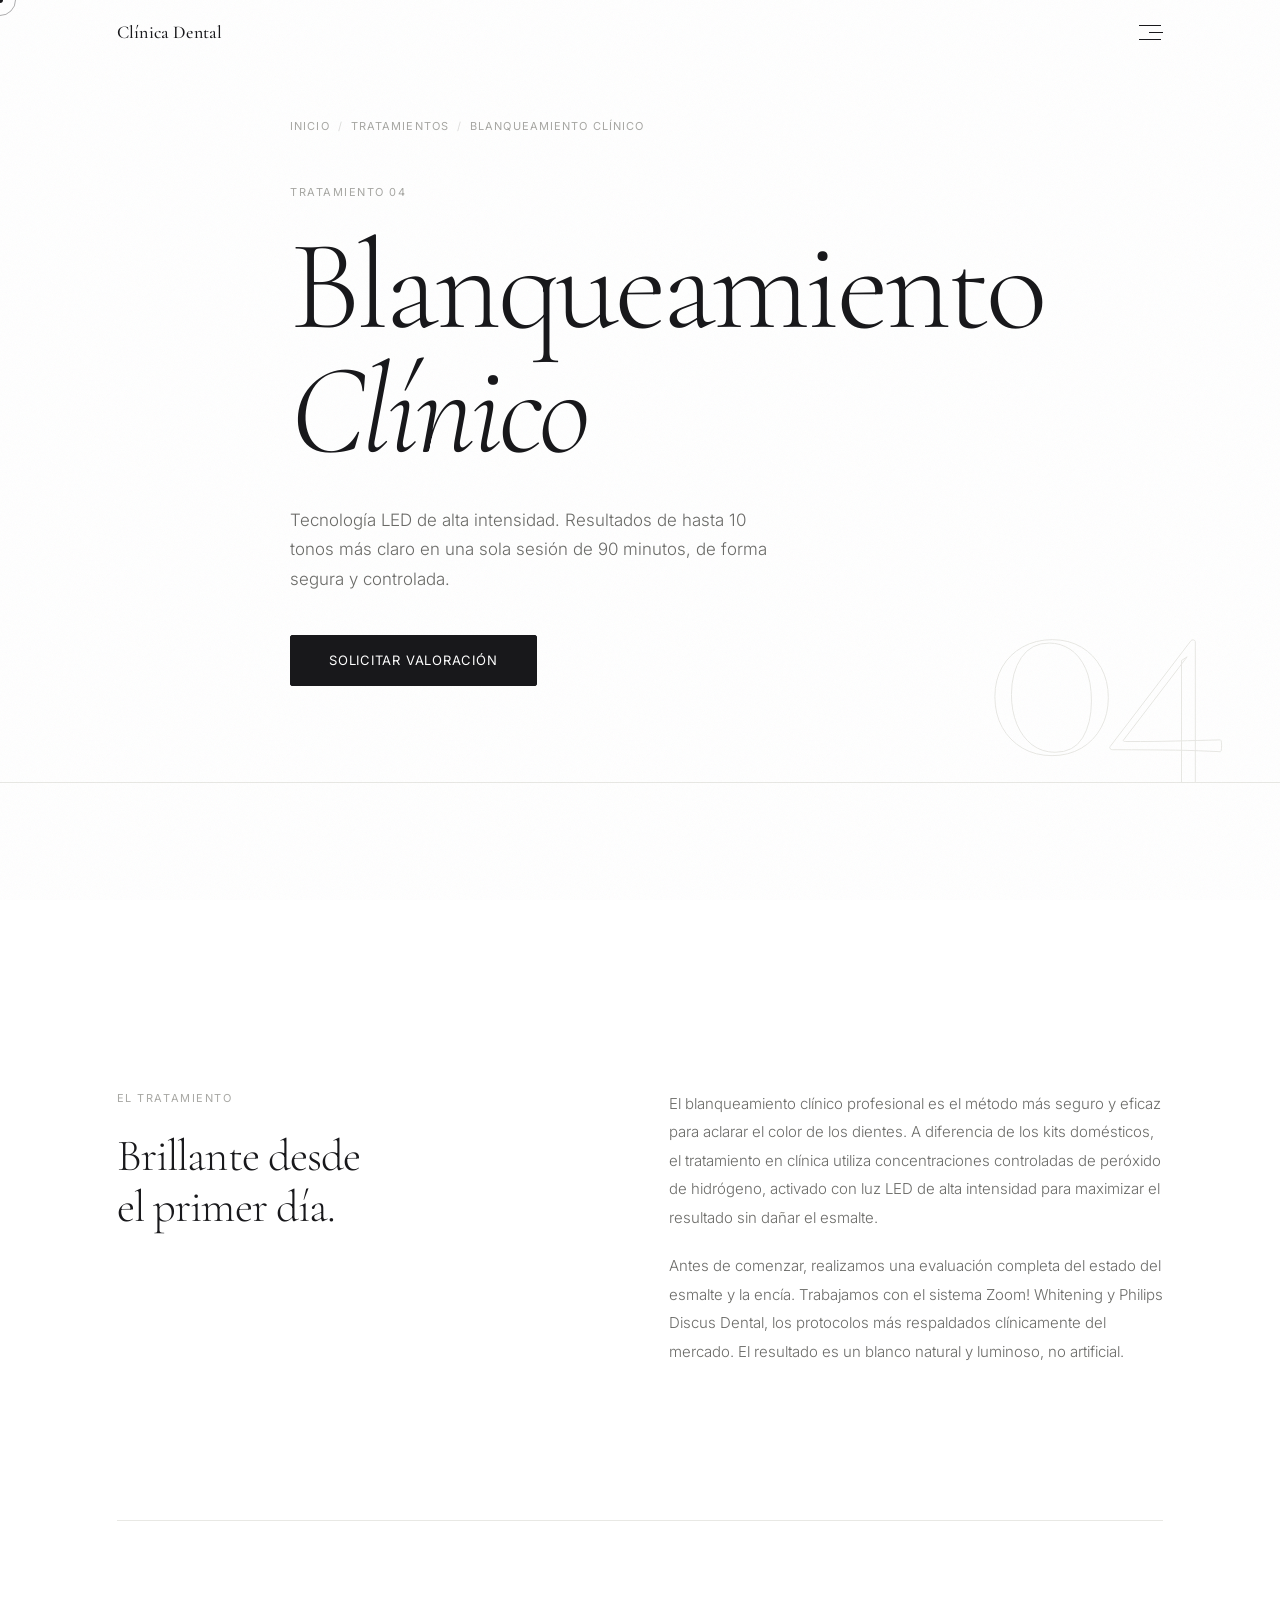
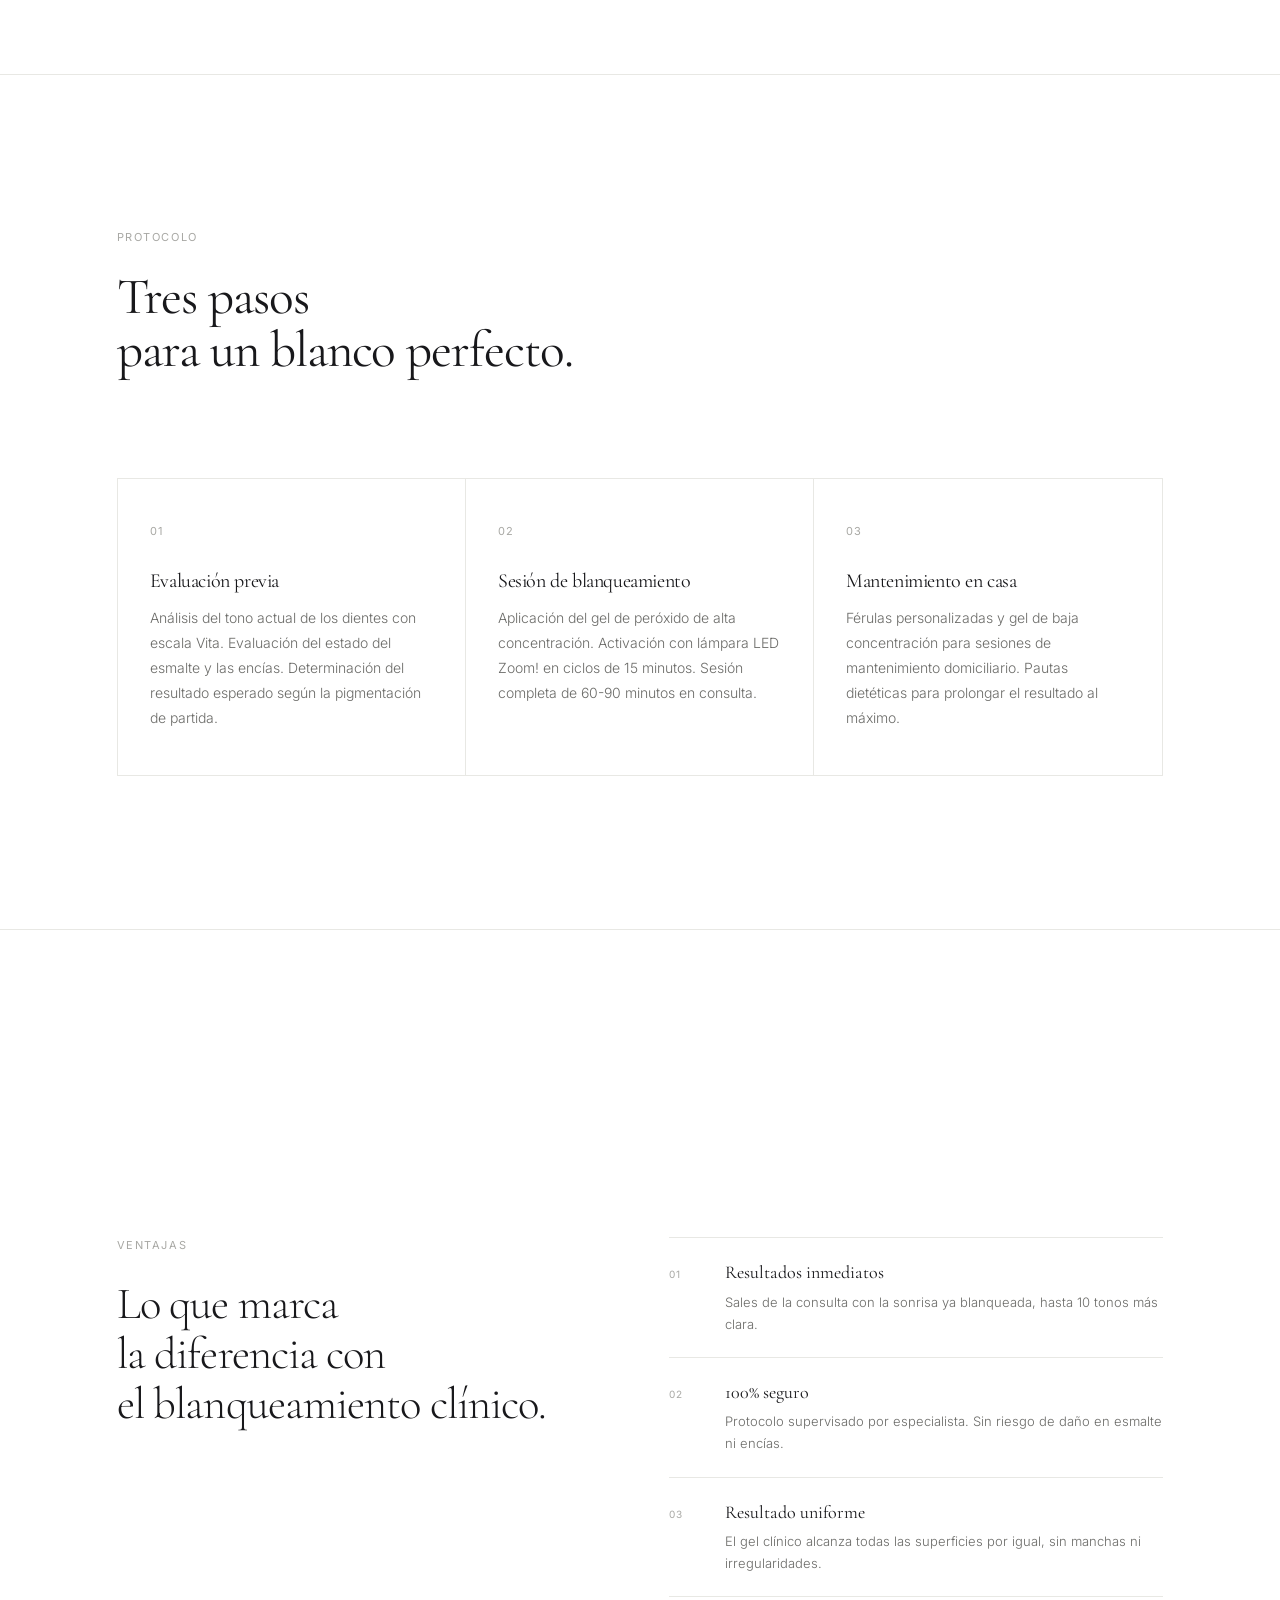
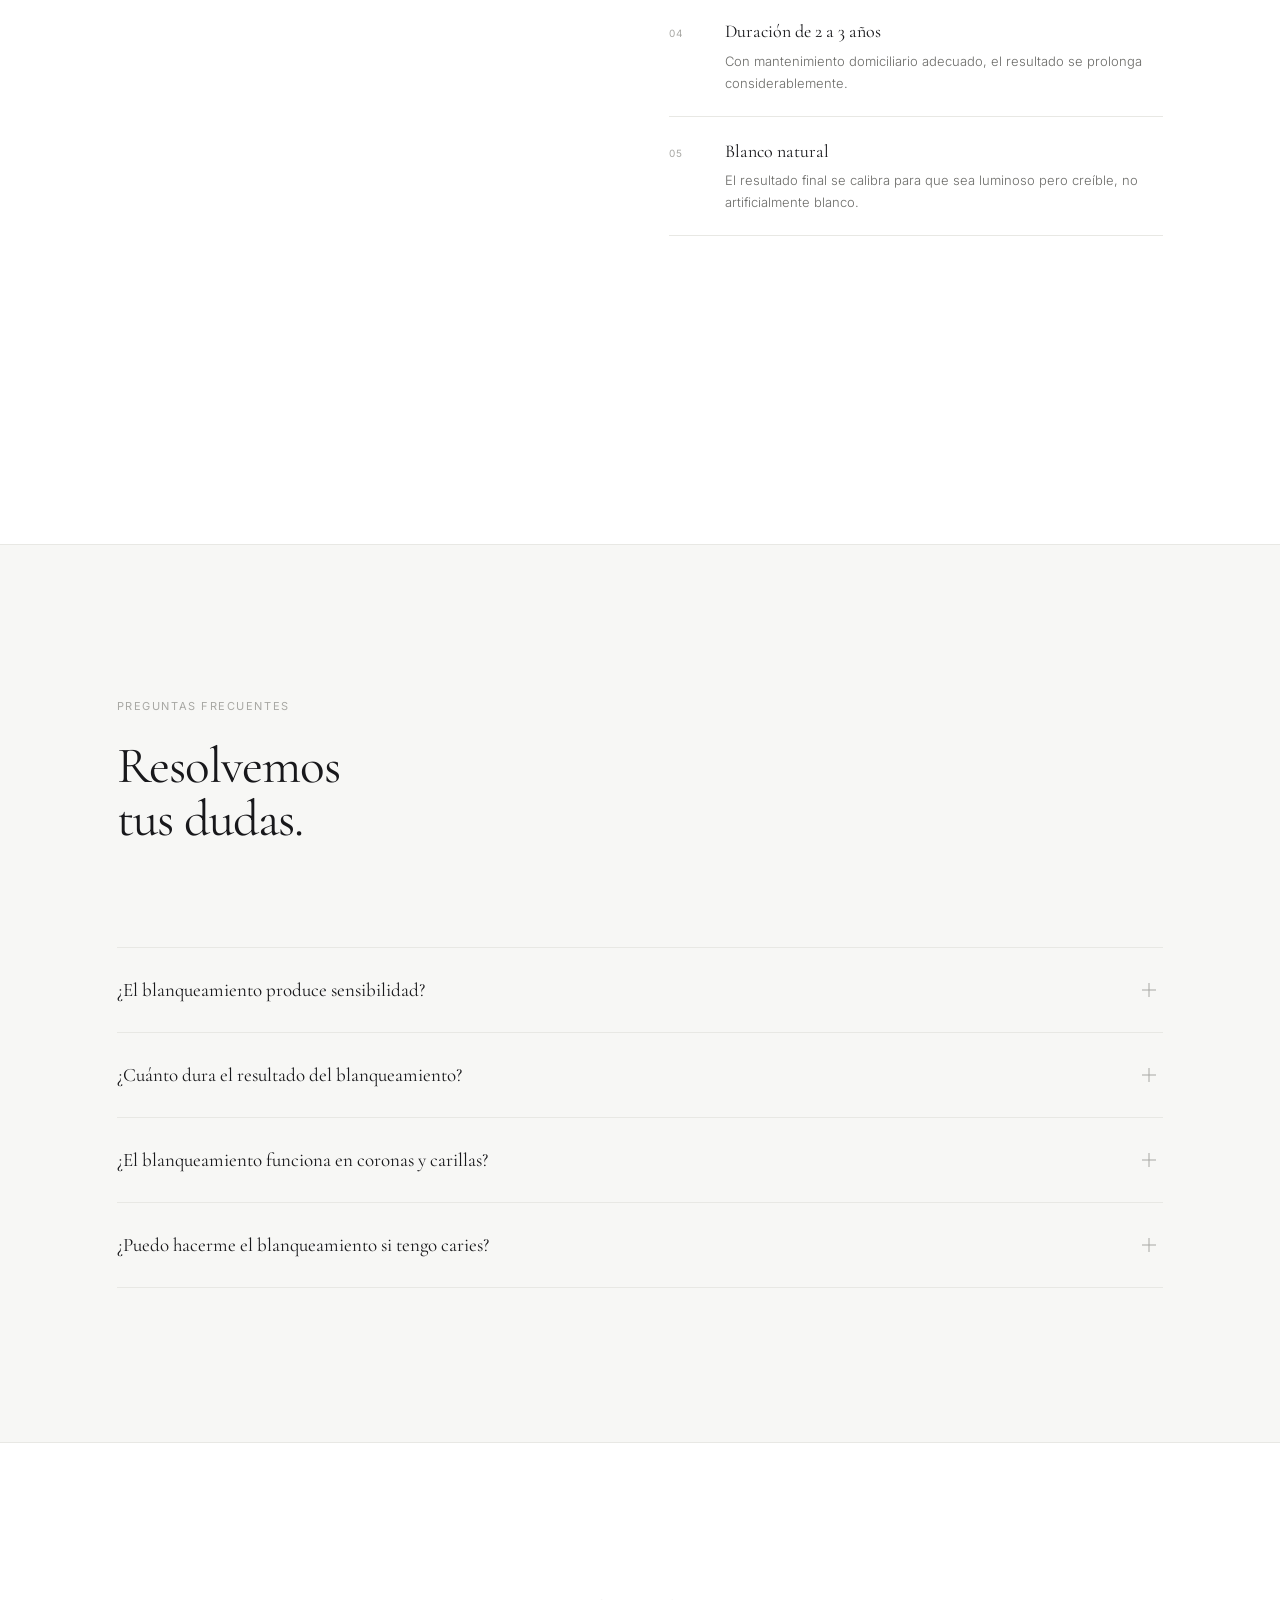
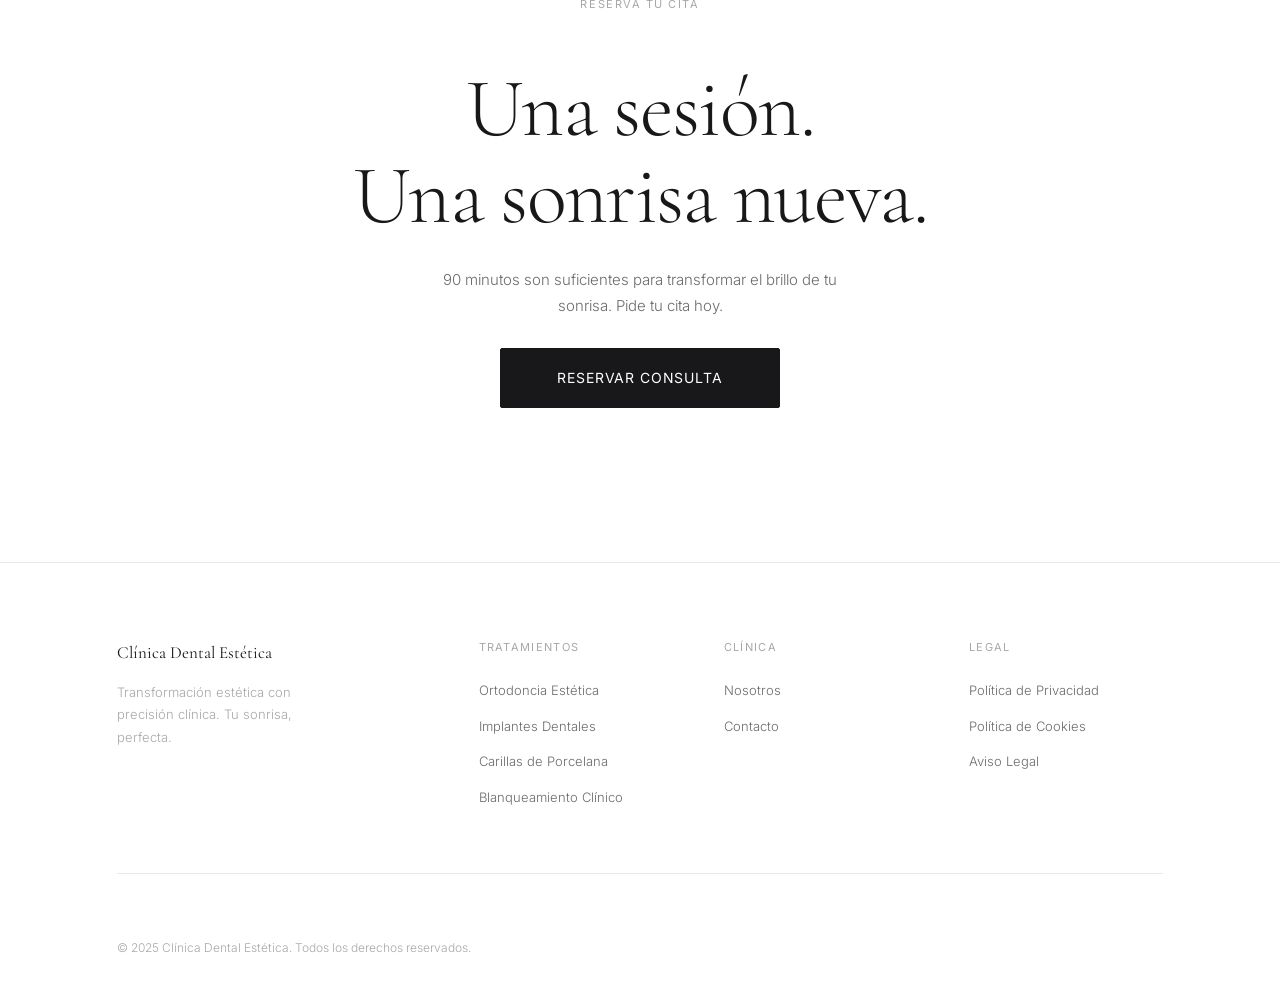
<file: tratamientos/blanqueamiento.html>
<!DOCTYPE html>
<html lang="es">
<head>
  <meta charset="UTF-8" />
  <meta name="viewport" content="width=device-width, initial-scale=1.0" />
  <title>Blanqueamiento Clínico — Clínica Dental Estética</title>
  <meta name="description" content="Blanqueamiento dental profesional con tecnología LED de alta intensidad. Resultados inmediatos, seguros y duraderos en una sola sesión." />
  <link rel="preconnect" href="https://fonts.googleapis.com" />
  <link rel="preconnect" href="https://fonts.gstatic.com" crossorigin />
  <link href="https://fonts.googleapis.com/css2?family=Cormorant+Garamond:ital,wght@0,300;0,400;0,500;1,300;1,400&family=Inter:wght@300;400;500&display=swap" rel="stylesheet" />
  <link rel="stylesheet" href="../styles.css" />
</head>
<body>

  <div class="grain-overlay" aria-hidden="true"></div>

  <nav class="nav" id="main-nav" aria-label="Navegación principal">
    <div class="nav-inner">
      <a href="../index.html" class="nav-logo" aria-label="Inicio">Clínica Dental</a>
      <button class="nav-hamburger" id="nav-hamburger" aria-label="Abrir menú" aria-expanded="false">
        <span class="hamburger-line"></span>
        <span class="hamburger-line"></span>
        <span class="hamburger-line"></span>
      </button>
    </div>
  </nav>

  <div class="menu-overlay" id="menu-overlay" role="dialog" aria-modal="true" aria-label="Menú principal" aria-hidden="true">
    <div class="menu-inner">
      <div class="menu-col-left">
        <nav aria-label="Menú de navegación">
          <div class="menu-section">
            <span class="menu-section-label">Tratamientos</span>
            <ul class="menu-sub-list">
              <li><a href="ortodoncia.html">Ortodoncia Estética</a></li>
              <li><a href="implantes.html">Implantes Dentales</a></li>
              <li><a href="carillas.html">Carillas de Porcelana</a></li>
              <li><a href="blanqueamiento.html">Blanqueamiento Clínico</a></li>
            </ul>
          </div>
          <a href="../nosotros.html" class="menu-main-link">Nosotros</a>
          <a href="../index.html#contacto" class="menu-main-link">Contacto</a>
        </nav>
      </div>
      <div class="menu-col-right">
        <div>
          <p class="menu-contact-label">Habla con nosotros</p>
          <a href="tel:+34000000000" class="menu-contact-link">+34 000 000 000</a>
          <a href="mailto:hola@clinicadental.com" class="menu-contact-link">hola@clinicadental.com</a>
        </div>
      </div>
    </div>
  </div>

  <main class="page-main">

    <section class="page-hero">
      <div class="container">
        <div class="page-hero-inner">
          <nav class="breadcrumb" aria-label="Ruta de navegación">
            <a href="../index.html">Inicio</a>
            <span class="breadcrumb-sep" aria-hidden="true">/</span>
            <a href="../index.html#tratamientos">Tratamientos</a>
            <span class="breadcrumb-sep" aria-hidden="true">/</span>
            <span>Blanqueamiento Clínico</span>
          </nav>
          <span class="page-hero-eyebrow">Tratamiento 04</span>
          <h1 class="page-hero-title">
            Blanqueamiento<br>
            <em>Clínico</em>
          </h1>
          <p class="page-hero-sub">
            Tecnología LED de alta intensidad. Resultados de hasta 10 tonos más claro en una sola sesión de 90 minutos, de forma segura y controlada.
          </p>
          <a href="../index.html#contacto" class="btn-primary">Solicitar valoración</a>
        </div>
      </div>
      <span class="page-hero-number" aria-hidden="true">04</span>
    </section>

    <section class="section">
      <div class="container">
        <div class="content-block">
          <div class="reveal">
            <span class="content-block-label">El tratamiento</span>
            <h2 class="content-block-title">
              Brillante desde<br>el primer día.
            </h2>
          </div>
          <div class="reveal" style="--delay: 0.1s">
            <p class="content-block-text">
              El blanqueamiento clínico profesional es el método más seguro y eficaz para aclarar el color de los dientes. A diferencia de los kits domésticos, el tratamiento en clínica utiliza concentraciones controladas de peróxido de hidrógeno, activado con luz LED de alta intensidad para maximizar el resultado sin dañar el esmalte.
            </p>
            <p class="content-block-text">
              Antes de comenzar, realizamos una evaluación completa del estado del esmalte y la encía. Trabajamos con el sistema Zoom! Whitening y Philips Discus Dental, los protocolos más respaldados clínicamente del mercado. El resultado es un blanco natural y luminoso, no artificial.
            </p>
          </div>
        </div>
      </div>
    </section>

    <section class="section" style="border-top: 1px solid var(--border); padding-top: 0;">
      <div class="container">
        <header class="section-header reveal" style="padding-top: var(--section-py);">
          <span class="section-eyebrow">Protocolo</span>
          <h2 class="section-title">Tres pasos<br>para un blanco perfecto.</h2>
        </header>
        <div class="process-steps">
          <div class="process-step reveal" style="--delay: 0s">
            <span class="process-step-num">01</span>
            <h3 class="process-step-title">Evaluación previa</h3>
            <p class="process-step-desc">Análisis del tono actual de los dientes con escala Vita. Evaluación del estado del esmalte y las encías. Determinación del resultado esperado según la pigmentación de partida.</p>
          </div>
          <div class="process-step reveal" style="--delay: 0.08s">
            <span class="process-step-num">02</span>
            <h3 class="process-step-title">Sesión de blanqueamiento</h3>
            <p class="process-step-desc">Aplicación del gel de peróxido de alta concentración. Activación con lámpara LED Zoom! en ciclos de 15 minutos. Sesión completa de 60-90 minutos en consulta.</p>
          </div>
          <div class="process-step reveal" style="--delay: 0.16s">
            <span class="process-step-num">03</span>
            <h3 class="process-step-title">Mantenimiento en casa</h3>
            <p class="process-step-desc">Férulas personalizadas y gel de baja concentración para sesiones de mantenimiento domiciliario. Pautas dietéticas para prolongar el resultado al máximo.</p>
          </div>
        </div>
      </div>
    </section>

    <section class="section" style="border-top: 1px solid var(--border);">
      <div class="container">
        <div class="content-block" style="border-bottom: none;">
          <div class="reveal">
            <span class="content-block-label">Ventajas</span>
            <h2 class="content-block-title">
              Lo que marca<br>la diferencia con<br>el blanqueamiento clínico.
            </h2>
          </div>
          <ul class="benefits-list reveal" style="--delay: 0.1s">
            <li class="benefit-item">
              <span class="benefit-num">01</span>
              <div>
                <span class="benefit-text">Resultados inmediatos</span>
                <span class="benefit-sub">Sales de la consulta con la sonrisa ya blanqueada, hasta 10 tonos más clara.</span>
              </div>
            </li>
            <li class="benefit-item">
              <span class="benefit-num">02</span>
              <div>
                <span class="benefit-text">100% seguro</span>
                <span class="benefit-sub">Protocolo supervisado por especialista. Sin riesgo de daño en esmalte ni encías.</span>
              </div>
            </li>
            <li class="benefit-item">
              <span class="benefit-num">03</span>
              <div>
                <span class="benefit-text">Resultado uniforme</span>
                <span class="benefit-sub">El gel clínico alcanza todas las superficies por igual, sin manchas ni irregularidades.</span>
              </div>
            </li>
            <li class="benefit-item">
              <span class="benefit-num">04</span>
              <div>
                <span class="benefit-text">Duración de 2 a 3 años</span>
                <span class="benefit-sub">Con mantenimiento domiciliario adecuado, el resultado se prolonga considerablemente.</span>
              </div>
            </li>
            <li class="benefit-item">
              <span class="benefit-num">05</span>
              <div>
                <span class="benefit-text">Blanco natural</span>
                <span class="benefit-sub">El resultado final se calibra para que sea luminoso pero creíble, no artificialmente blanco.</span>
              </div>
            </li>
          </ul>
        </div>
      </div>
    </section>

    <section class="section" style="border-top: 1px solid var(--border); background: var(--surface);">
      <div class="container">
        <header class="section-header reveal">
          <span class="section-eyebrow">Preguntas frecuentes</span>
          <h2 class="section-title">Resolvemos<br>tus dudas.</h2>
        </header>
        <ul class="faq-list reveal" style="--delay: 0.1s">
          <li class="faq-item">
            <button class="faq-question" aria-expanded="false">
              <span class="faq-question-text">¿El blanqueamiento produce sensibilidad?</span>
              <span class="faq-icon" aria-hidden="true"></span>
            </button>
            <div class="faq-answer" role="region">
              <div class="faq-answer-inner">
                Es posible que aparezca sensibilidad transitoria durante las 24-48 horas posteriores al tratamiento, especialmente al frío. Para minimizarla, aplicamos gel desensibilizante antes y después de la sesión. Los pacientes con sensibilidad previa pueden tomar analgésicos preventivos según nuestra indicación.
              </div>
            </div>
          </li>
          <li class="faq-item">
            <button class="faq-question" aria-expanded="false">
              <span class="faq-question-text">¿Cuánto dura el resultado del blanqueamiento?</span>
              <span class="faq-icon" aria-hidden="true"></span>
            </button>
            <div class="faq-answer" role="region">
              <div class="faq-answer-inner">
                En condiciones normales, el resultado se mantiene entre 1 y 3 años, dependiendo de los hábitos del paciente (tabaco, café, vino tinto, té). Con las férulas de mantenimiento domiciliario que proporcionamos, es posible prolongar el resultado de forma sencilla y económica.
              </div>
            </div>
          </li>
          <li class="faq-item">
            <button class="faq-question" aria-expanded="false">
              <span class="faq-question-text">¿El blanqueamiento funciona en coronas y carillas?</span>
              <span class="faq-icon" aria-hidden="true"></span>
            </button>
            <div class="faq-answer" role="region">
              <div class="faq-answer-inner">
                No. El blanqueamiento actúa sobre el esmalte natural y no modifica el color de las restauraciones cerámicas, las coronas ni los composites. Si tienes restauraciones en los dientes frontales, es importante evaluar si necesitarán cambiarse tras el blanqueamiento para que haya concordancia de color.
              </div>
            </div>
          </li>
          <li class="faq-item">
            <button class="faq-question" aria-expanded="false">
              <span class="faq-question-text">¿Puedo hacerme el blanqueamiento si tengo caries?</span>
              <span class="faq-icon" aria-hidden="true"></span>
            </button>
            <div class="faq-answer" role="region">
              <div class="faq-answer-inner">
                No. Antes de cualquier tratamiento estético es imprescindible que la boca esté sana. Las caries activas o los problemas periodontales deben tratarse primero. La evaluación previa al blanqueamiento incluye siempre una revisión completa del estado bucal.
              </div>
            </div>
          </li>
        </ul>
      </div>
    </section>

    <section class="section cta-section">
      <div class="container">
        <div class="cta-inner reveal">
          <span class="section-eyebrow">Reserva tu cita</span>
          <h2 class="cta-title">
            Una sesión.<br>Una sonrisa nueva.
          </h2>
          <p class="cta-sub">
            90 minutos son suficientes para transformar el brillo de tu sonrisa. Pide tu cita hoy.
          </p>
          <a href="../index.html#contacto" class="btn-primary btn-large">Reservar consulta</a>
        </div>
      </div>
    </section>

  </main>

  <footer class="footer">
    <div class="container">
      <div class="footer-grid">
        <div class="footer-col footer-col--brand">
          <a href="../index.html" class="footer-logo">Clínica Dental Estética</a>
          <p class="footer-tagline">Transformación estética con precisión clínica. Tu sonrisa, perfecta.</p>
        </div>
        <div class="footer-col">
          <p class="footer-col-title">Tratamientos</p>
          <ul>
            <li><a href="ortodoncia.html">Ortodoncia Estética</a></li>
            <li><a href="implantes.html">Implantes Dentales</a></li>
            <li><a href="carillas.html">Carillas de Porcelana</a></li>
            <li><a href="blanqueamiento.html">Blanqueamiento Clínico</a></li>
          </ul>
        </div>
        <div class="footer-col">
          <p class="footer-col-title">Clínica</p>
          <ul>
            <li><a href="../nosotros.html">Nosotros</a></li>
            <li><a href="../index.html#contacto">Contacto</a></li>
          </ul>
        </div>
        <div class="footer-col">
          <p class="footer-col-title">Legal</p>
          <ul>
            <li><a href="../legal/privacidad.html">Política de Privacidad</a></li>
            <li><a href="../legal/cookies.html">Política de Cookies</a></li>
            <li><a href="../legal/aviso-legal.html">Aviso Legal</a></li>
          </ul>
        </div>
      </div>
      <div class="footer-bottom">
        <span class="footer-legal">&copy; 2025 Clínica Dental Estética. Todos los derechos reservados.</span>
      </div>
    </div>
  </footer>

  <script src="../nav.js"></script>
  <script src="../page.js"></script>
</body>
</html>
</file>
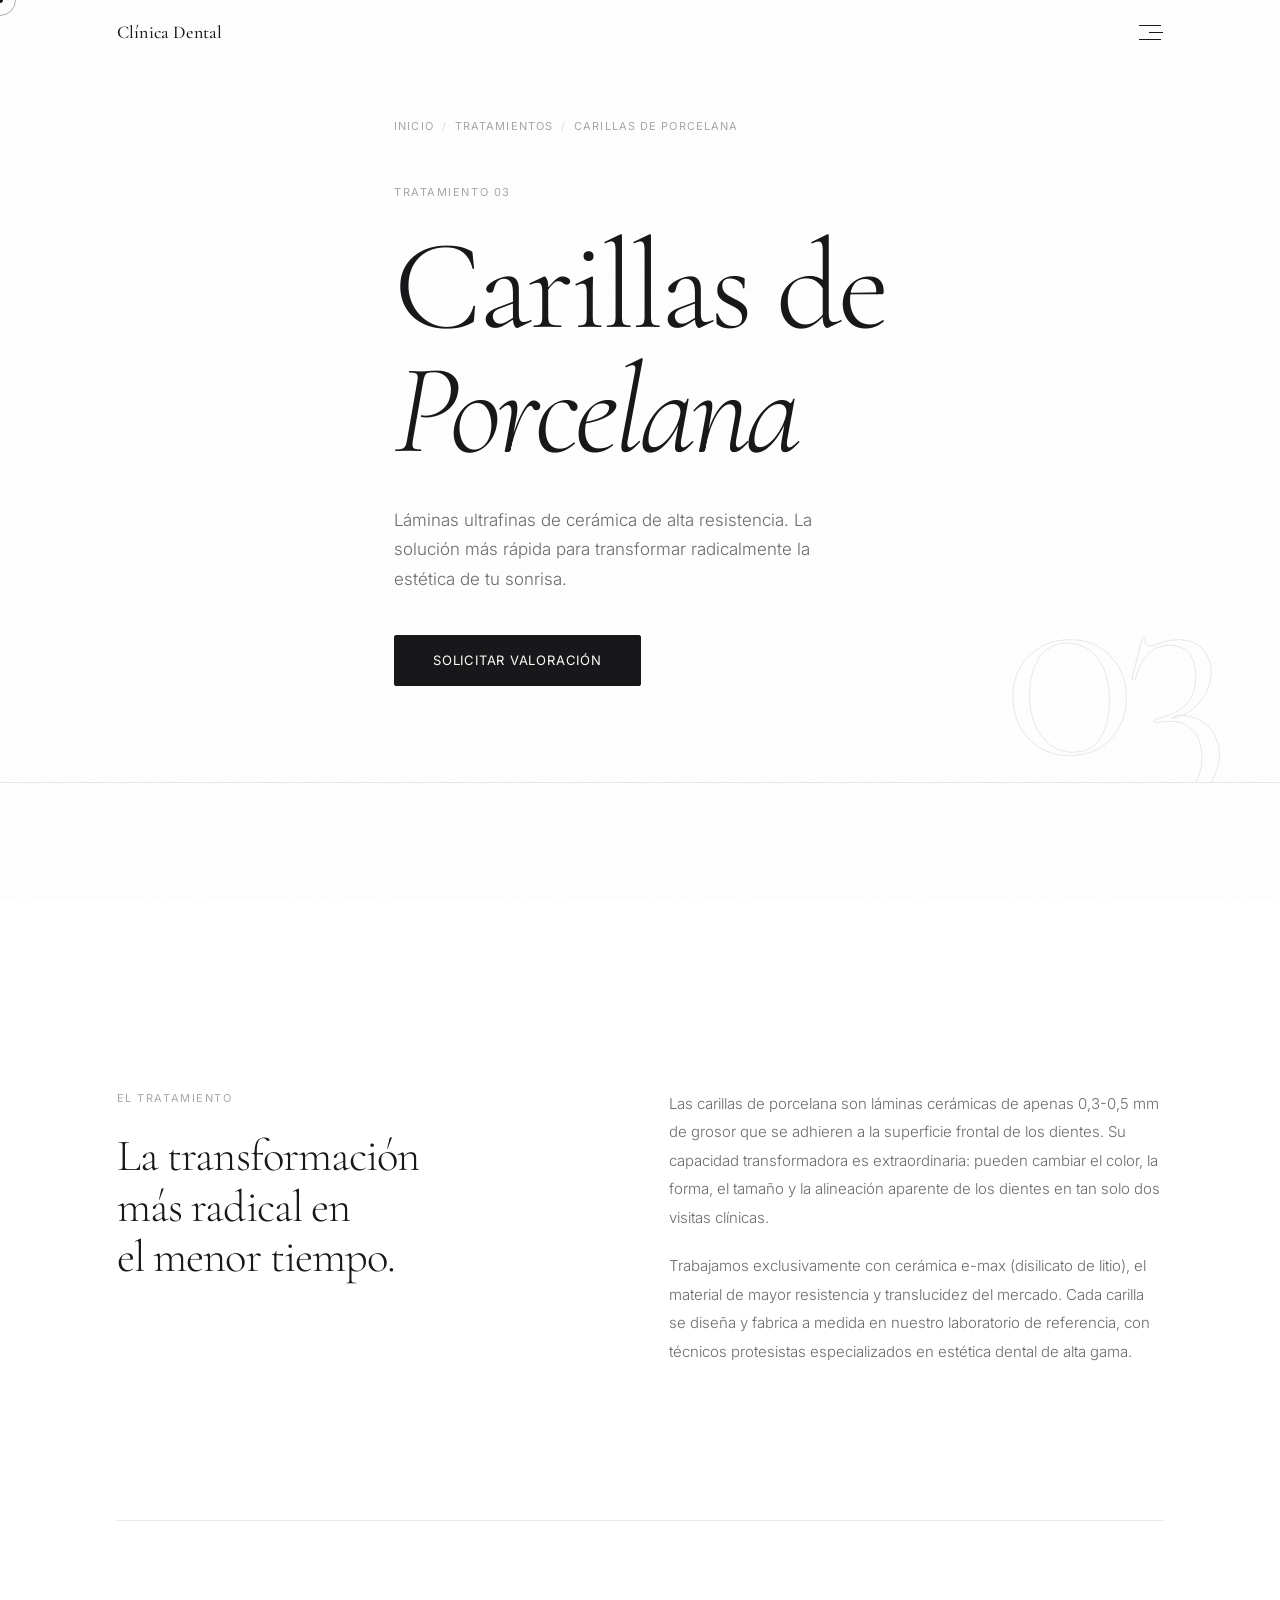
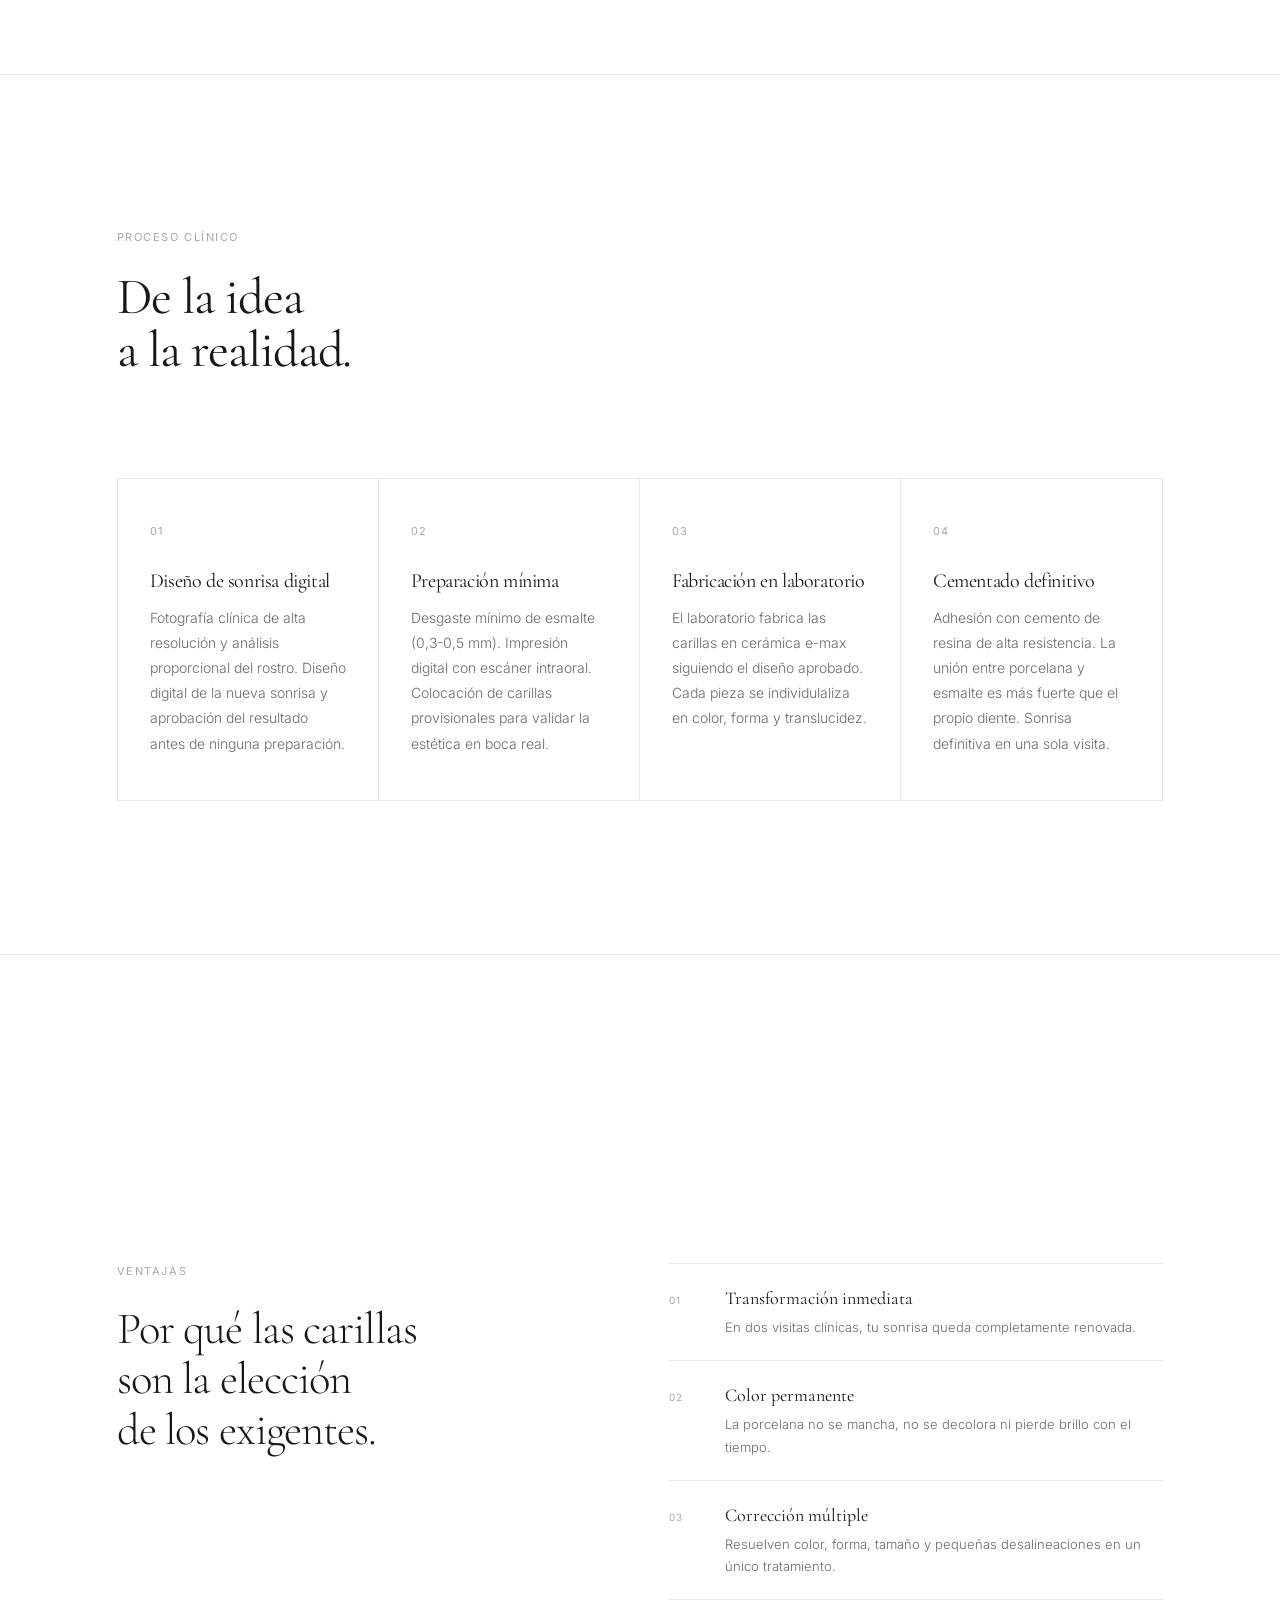
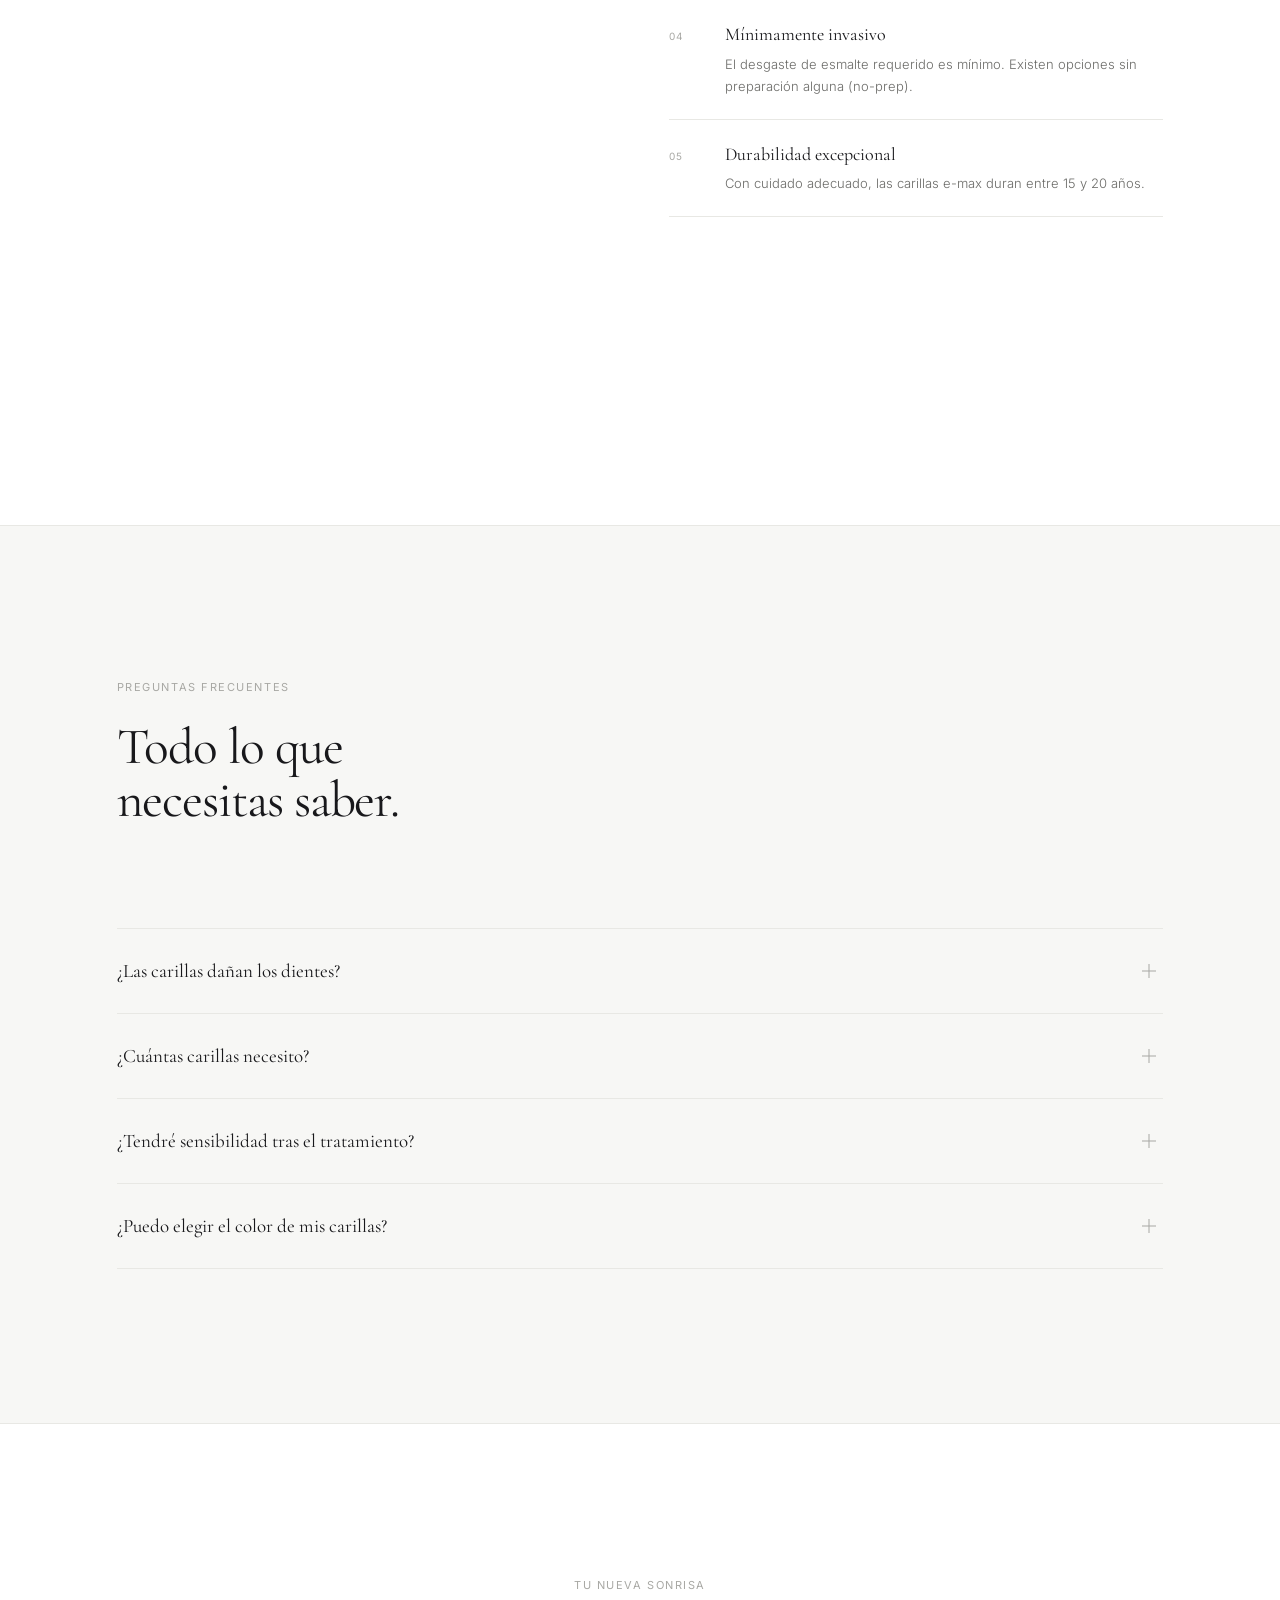
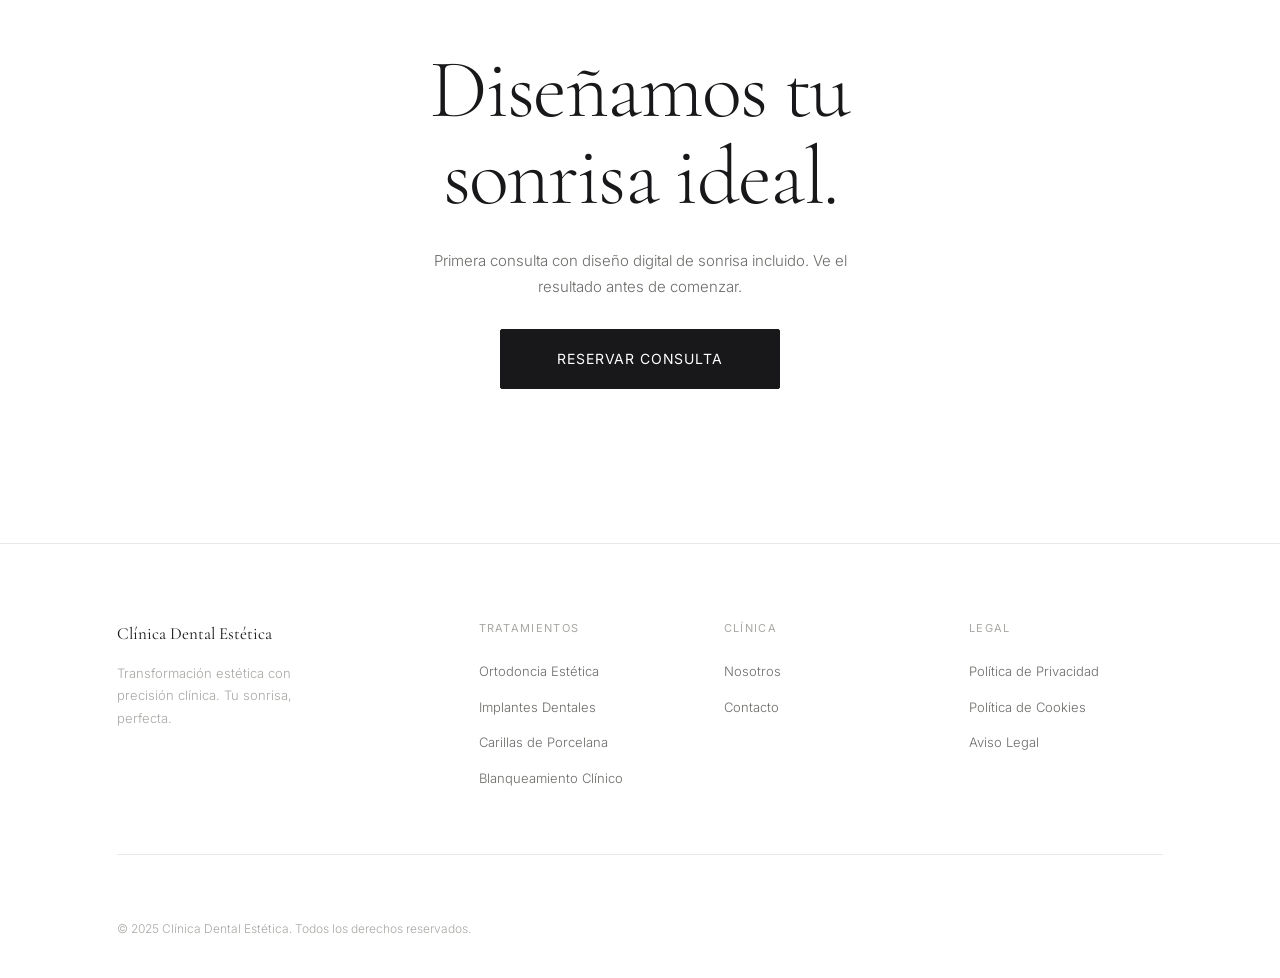
<file: tratamientos/carillas.html>
<!DOCTYPE html>
<html lang="es">
<head>
  <meta charset="UTF-8" />
  <meta name="viewport" content="width=device-width, initial-scale=1.0" />
  <title>Carillas de Porcelana — Clínica Dental Estética</title>
  <meta name="description" content="Carillas de porcelana ultrafina e-max para transformar tu sonrisa. Diseño digital personalizado y resultados de precisión milimétrica." />
  <link rel="preconnect" href="https://fonts.googleapis.com" />
  <link rel="preconnect" href="https://fonts.gstatic.com" crossorigin />
  <link href="https://fonts.googleapis.com/css2?family=Cormorant+Garamond:ital,wght@0,300;0,400;0,500;1,300;1,400&family=Inter:wght@300;400;500&display=swap" rel="stylesheet" />
  <link rel="stylesheet" href="../styles.css" />
</head>
<body>

  <div class="grain-overlay" aria-hidden="true"></div>

  <nav class="nav" id="main-nav" aria-label="Navegación principal">
    <div class="nav-inner">
      <a href="../index.html" class="nav-logo" aria-label="Inicio">Clínica Dental</a>
      <button class="nav-hamburger" id="nav-hamburger" aria-label="Abrir menú" aria-expanded="false">
        <span class="hamburger-line"></span>
        <span class="hamburger-line"></span>
        <span class="hamburger-line"></span>
      </button>
    </div>
  </nav>

  <div class="menu-overlay" id="menu-overlay" role="dialog" aria-modal="true" aria-label="Menú principal" aria-hidden="true">
    <div class="menu-inner">
      <div class="menu-col-left">
        <nav aria-label="Menú de navegación">
          <div class="menu-section">
            <span class="menu-section-label">Tratamientos</span>
            <ul class="menu-sub-list">
              <li><a href="ortodoncia.html">Ortodoncia Estética</a></li>
              <li><a href="implantes.html">Implantes Dentales</a></li>
              <li><a href="carillas.html">Carillas de Porcelana</a></li>
              <li><a href="blanqueamiento.html">Blanqueamiento Clínico</a></li>
            </ul>
          </div>
          <a href="../nosotros.html" class="menu-main-link">Nosotros</a>
          <a href="../index.html#contacto" class="menu-main-link">Contacto</a>
        </nav>
      </div>
      <div class="menu-col-right">
        <div>
          <p class="menu-contact-label">Habla con nosotros</p>
          <a href="tel:+34000000000" class="menu-contact-link">+34 000 000 000</a>
          <a href="mailto:hola@clinicadental.com" class="menu-contact-link">hola@clinicadental.com</a>
        </div>
      </div>
    </div>
  </div>

  <main class="page-main">

    <section class="page-hero">
      <div class="container">
        <div class="page-hero-inner">
          <nav class="breadcrumb" aria-label="Ruta de navegación">
            <a href="../index.html">Inicio</a>
            <span class="breadcrumb-sep" aria-hidden="true">/</span>
            <a href="../index.html#tratamientos">Tratamientos</a>
            <span class="breadcrumb-sep" aria-hidden="true">/</span>
            <span>Carillas de Porcelana</span>
          </nav>
          <span class="page-hero-eyebrow">Tratamiento 03</span>
          <h1 class="page-hero-title">
            Carillas de<br>
            <em>Porcelana</em>
          </h1>
          <p class="page-hero-sub">
            Láminas ultrafinas de cerámica de alta resistencia. La solución más rápida para transformar radicalmente la estética de tu sonrisa.
          </p>
          <a href="../index.html#contacto" class="btn-primary">Solicitar valoración</a>
        </div>
      </div>
      <span class="page-hero-number" aria-hidden="true">03</span>
    </section>

    <section class="section">
      <div class="container">
        <div class="content-block">
          <div class="reveal">
            <span class="content-block-label">El tratamiento</span>
            <h2 class="content-block-title">
              La transformación<br>más radical en<br>el menor tiempo.
            </h2>
          </div>
          <div class="reveal" style="--delay: 0.1s">
            <p class="content-block-text">
              Las carillas de porcelana son láminas cerámicas de apenas 0,3-0,5 mm de grosor que se adhieren a la superficie frontal de los dientes. Su capacidad transformadora es extraordinaria: pueden cambiar el color, la forma, el tamaño y la alineación aparente de los dientes en tan solo dos visitas clínicas.
            </p>
            <p class="content-block-text">
              Trabajamos exclusivamente con cerámica e-max (disilicato de litio), el material de mayor resistencia y translucidez del mercado. Cada carilla se diseña y fabrica a medida en nuestro laboratorio de referencia, con técnicos protesistas especializados en estética dental de alta gama.
            </p>
          </div>
        </div>
      </div>
    </section>

    <section class="section" style="border-top: 1px solid var(--border); padding-top: 0;">
      <div class="container">
        <header class="section-header reveal" style="padding-top: var(--section-py);">
          <span class="section-eyebrow">Proceso clínico</span>
          <h2 class="section-title">De la idea<br>a la realidad.</h2>
        </header>
        <div class="process-steps">
          <div class="process-step reveal" style="--delay: 0s">
            <span class="process-step-num">01</span>
            <h3 class="process-step-title">Diseño de sonrisa digital</h3>
            <p class="process-step-desc">Fotografía clínica de alta resolución y análisis proporcional del rostro. Diseño digital de la nueva sonrisa y aprobación del resultado antes de ninguna preparación.</p>
          </div>
          <div class="process-step reveal" style="--delay: 0.08s">
            <span class="process-step-num">02</span>
            <h3 class="process-step-title">Preparación mínima</h3>
            <p class="process-step-desc">Desgaste mínimo de esmalte (0,3-0,5 mm). Impresión digital con escáner intraoral. Colocación de carillas provisionales para validar la estética en boca real.</p>
          </div>
          <div class="process-step reveal" style="--delay: 0.16s">
            <span class="process-step-num">03</span>
            <h3 class="process-step-title">Fabricación en laboratorio</h3>
            <p class="process-step-desc">El laboratorio fabrica las carillas en cerámica e-max siguiendo el diseño aprobado. Cada pieza se individulaliza en color, forma y translucidez.</p>
          </div>
          <div class="process-step reveal" style="--delay: 0.24s">
            <span class="process-step-num">04</span>
            <h3 class="process-step-title">Cementado definitivo</h3>
            <p class="process-step-desc">Adhesión con cemento de resina de alta resistencia. La unión entre porcelana y esmalte es más fuerte que el propio diente. Sonrisa definitiva en una sola visita.</p>
          </div>
        </div>
      </div>
    </section>

    <section class="section" style="border-top: 1px solid var(--border);">
      <div class="container">
        <div class="content-block" style="border-bottom: none;">
          <div class="reveal">
            <span class="content-block-label">Ventajas</span>
            <h2 class="content-block-title">
              Por qué las carillas<br>son la elección<br>de los exigentes.
            </h2>
          </div>
          <ul class="benefits-list reveal" style="--delay: 0.1s">
            <li class="benefit-item">
              <span class="benefit-num">01</span>
              <div>
                <span class="benefit-text">Transformación inmediata</span>
                <span class="benefit-sub">En dos visitas clínicas, tu sonrisa queda completamente renovada.</span>
              </div>
            </li>
            <li class="benefit-item">
              <span class="benefit-num">02</span>
              <div>
                <span class="benefit-text">Color permanente</span>
                <span class="benefit-sub">La porcelana no se mancha, no se decolora ni pierde brillo con el tiempo.</span>
              </div>
            </li>
            <li class="benefit-item">
              <span class="benefit-num">03</span>
              <div>
                <span class="benefit-text">Corrección múltiple</span>
                <span class="benefit-sub">Resuelven color, forma, tamaño y pequeñas desalineaciones en un único tratamiento.</span>
              </div>
            </li>
            <li class="benefit-item">
              <span class="benefit-num">04</span>
              <div>
                <span class="benefit-text">Mínimamente invasivo</span>
                <span class="benefit-sub">El desgaste de esmalte requerido es mínimo. Existen opciones sin preparación alguna (no-prep).</span>
              </div>
            </li>
            <li class="benefit-item">
              <span class="benefit-num">05</span>
              <div>
                <span class="benefit-text">Durabilidad excepcional</span>
                <span class="benefit-sub">Con cuidado adecuado, las carillas e-max duran entre 15 y 20 años.</span>
              </div>
            </li>
          </ul>
        </div>
      </div>
    </section>

    <section class="section" style="border-top: 1px solid var(--border); background: var(--surface);">
      <div class="container">
        <header class="section-header reveal">
          <span class="section-eyebrow">Preguntas frecuentes</span>
          <h2 class="section-title">Todo lo que<br>necesitas saber.</h2>
        </header>
        <ul class="faq-list reveal" style="--delay: 0.1s">
          <li class="faq-item">
            <button class="faq-question" aria-expanded="false">
              <span class="faq-question-text">¿Las carillas dañan los dientes?</span>
              <span class="faq-icon" aria-hidden="true"></span>
            </button>
            <div class="faq-answer" role="region">
              <div class="faq-answer-inner">
                El proceso requiere eliminar una fina capa de esmalte (entre 0,3 y 0,5 mm), lo que hace el tratamiento irreversible. Sin embargo, es una preparación mínima y la estructura dental queda completamente íntegra. Existen variantes como las carillas "no-prep" que no requieren ningún desgaste.
              </div>
            </div>
          </li>
          <li class="faq-item">
            <button class="faq-question" aria-expanded="false">
              <span class="faq-question-text">¿Cuántas carillas necesito?</span>
              <span class="faq-icon" aria-hidden="true"></span>
            </button>
            <div class="faq-answer" role="region">
              <div class="faq-answer-inner">
                Depende del objetivo estético. Lo más habitual es trabajar entre 6 y 10 dientes superiores, que son los visibles al sonreír. En algunos casos se trabaja solo en los 4 dientes frontales. En consulta analizamos tu sonrisa y te recomendamos el número exacto para lograr un resultado natural y equilibrado.
              </div>
            </div>
          </li>
          <li class="faq-item">
            <button class="faq-question" aria-expanded="false">
              <span class="faq-question-text">¿Tendré sensibilidad tras el tratamiento?</span>
              <span class="faq-icon" aria-hidden="true"></span>
            </button>
            <div class="faq-answer" role="region">
              <div class="faq-answer-inner">
                Es posible una leve sensibilidad en las horas posteriores a la preparación de los dientes, especialmente al frío. Esta sensibilidad desaparece en 48-72 horas. Una vez cementadas las carillas definitivas, la sensibilidad se reduce notablemente.
              </div>
            </div>
          </li>
          <li class="faq-item">
            <button class="faq-question" aria-expanded="false">
              <span class="faq-question-text">¿Puedo elegir el color de mis carillas?</span>
              <span class="faq-icon" aria-hidden="true"></span>
            </button>
            <div class="faq-answer" role="region">
              <div class="faq-answer-inner">
                Absolutamente. El color se decide conjuntamente en consulta, usando escalas de color dentales y el diseño digital previo. Recomendamos un blanco natural y luminoso que sea consistente con tu tono de piel y los dientes inferiores, para que el resultado sea bello pero creíble.
              </div>
            </div>
          </li>
        </ul>
      </div>
    </section>

    <section class="section cta-section">
      <div class="container">
        <div class="cta-inner reveal">
          <span class="section-eyebrow">Tu nueva sonrisa</span>
          <h2 class="cta-title">
            Diseñamos tu<br>sonrisa ideal.
          </h2>
          <p class="cta-sub">
            Primera consulta con diseño digital de sonrisa incluido. Ve el resultado antes de comenzar.
          </p>
          <a href="../index.html#contacto" class="btn-primary btn-large">Reservar consulta</a>
        </div>
      </div>
    </section>

  </main>

  <footer class="footer">
    <div class="container">
      <div class="footer-grid">
        <div class="footer-col footer-col--brand">
          <a href="../index.html" class="footer-logo">Clínica Dental Estética</a>
          <p class="footer-tagline">Transformación estética con precisión clínica. Tu sonrisa, perfecta.</p>
        </div>
        <div class="footer-col">
          <p class="footer-col-title">Tratamientos</p>
          <ul>
            <li><a href="ortodoncia.html">Ortodoncia Estética</a></li>
            <li><a href="implantes.html">Implantes Dentales</a></li>
            <li><a href="carillas.html">Carillas de Porcelana</a></li>
            <li><a href="blanqueamiento.html">Blanqueamiento Clínico</a></li>
          </ul>
        </div>
        <div class="footer-col">
          <p class="footer-col-title">Clínica</p>
          <ul>
            <li><a href="../nosotros.html">Nosotros</a></li>
            <li><a href="../index.html#contacto">Contacto</a></li>
          </ul>
        </div>
        <div class="footer-col">
          <p class="footer-col-title">Legal</p>
          <ul>
            <li><a href="../legal/privacidad.html">Política de Privacidad</a></li>
            <li><a href="../legal/cookies.html">Política de Cookies</a></li>
            <li><a href="../legal/aviso-legal.html">Aviso Legal</a></li>
          </ul>
        </div>
      </div>
      <div class="footer-bottom">
        <span class="footer-legal">&copy; 2025 Clínica Dental Estética. Todos los derechos reservados.</span>
      </div>
    </div>
  </footer>

  <script src="../nav.js"></script>
  <script src="../page.js"></script>
</body>
</html>
</file>
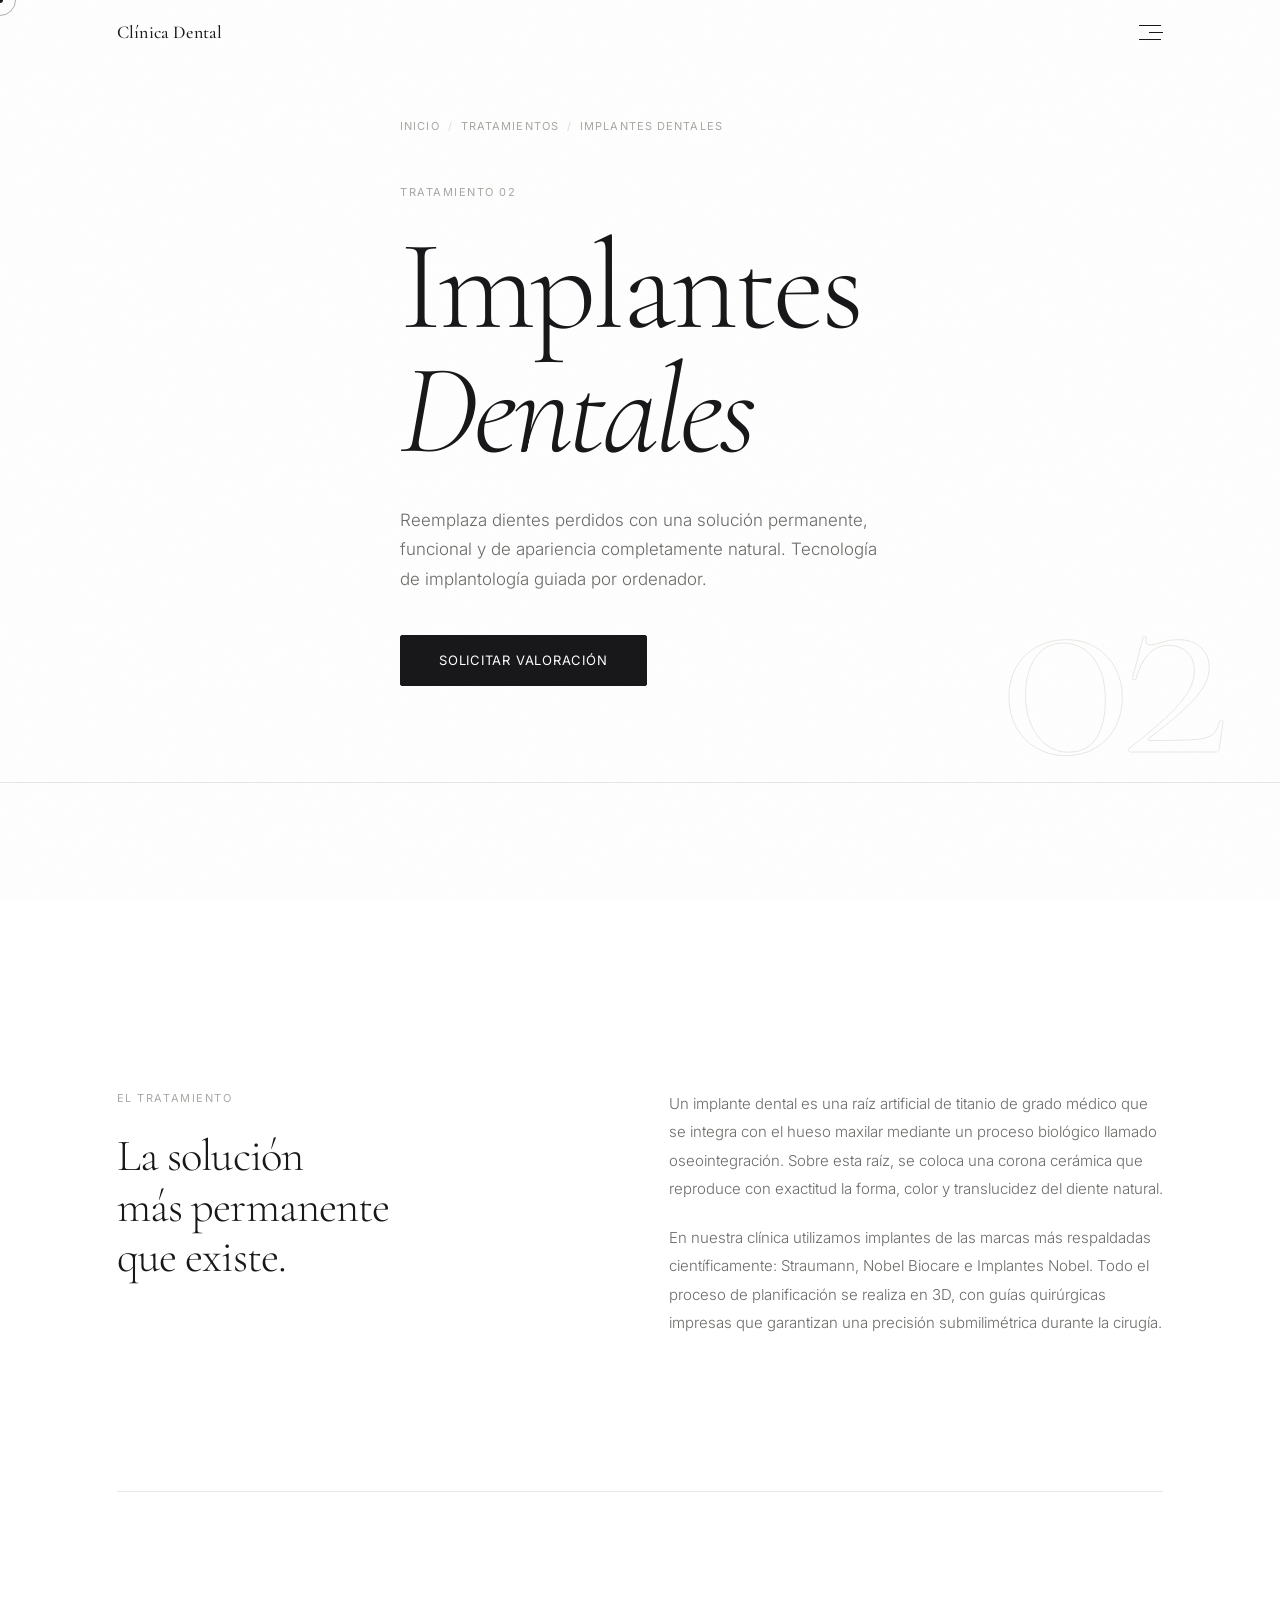
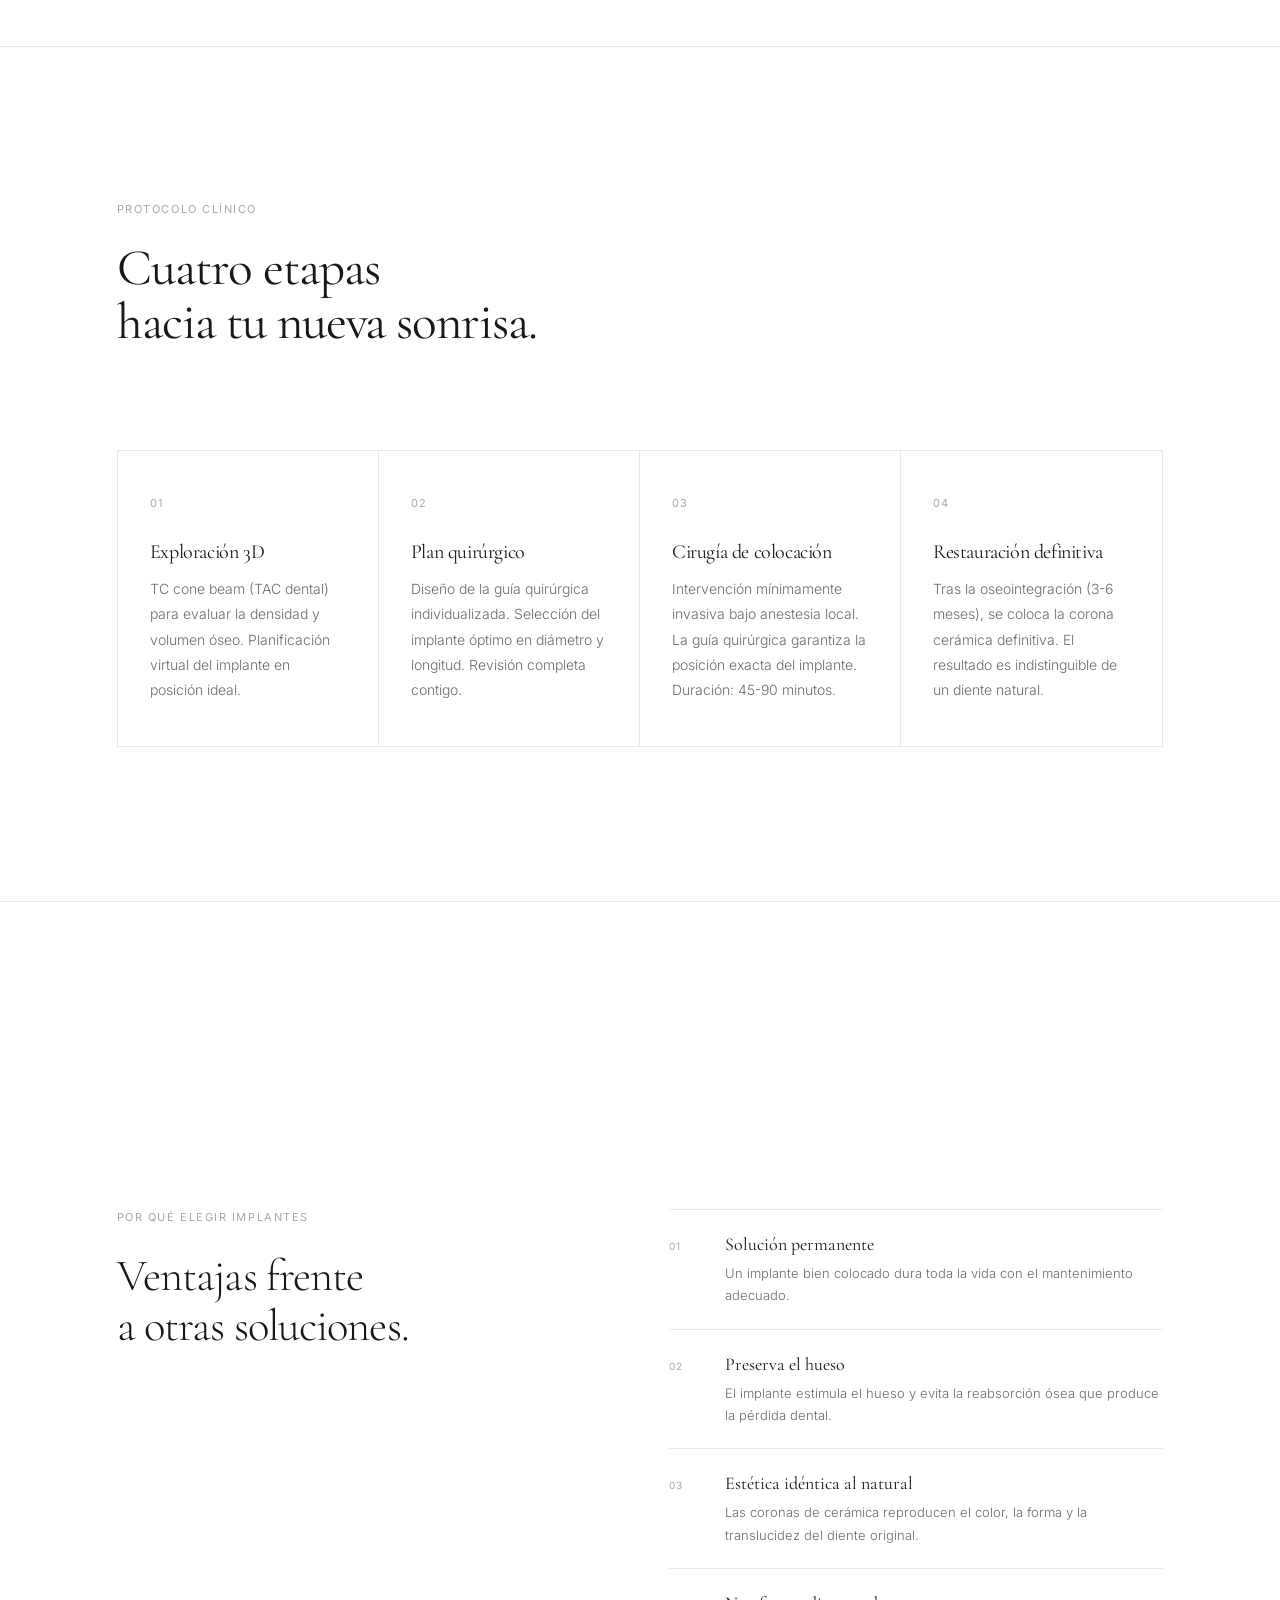
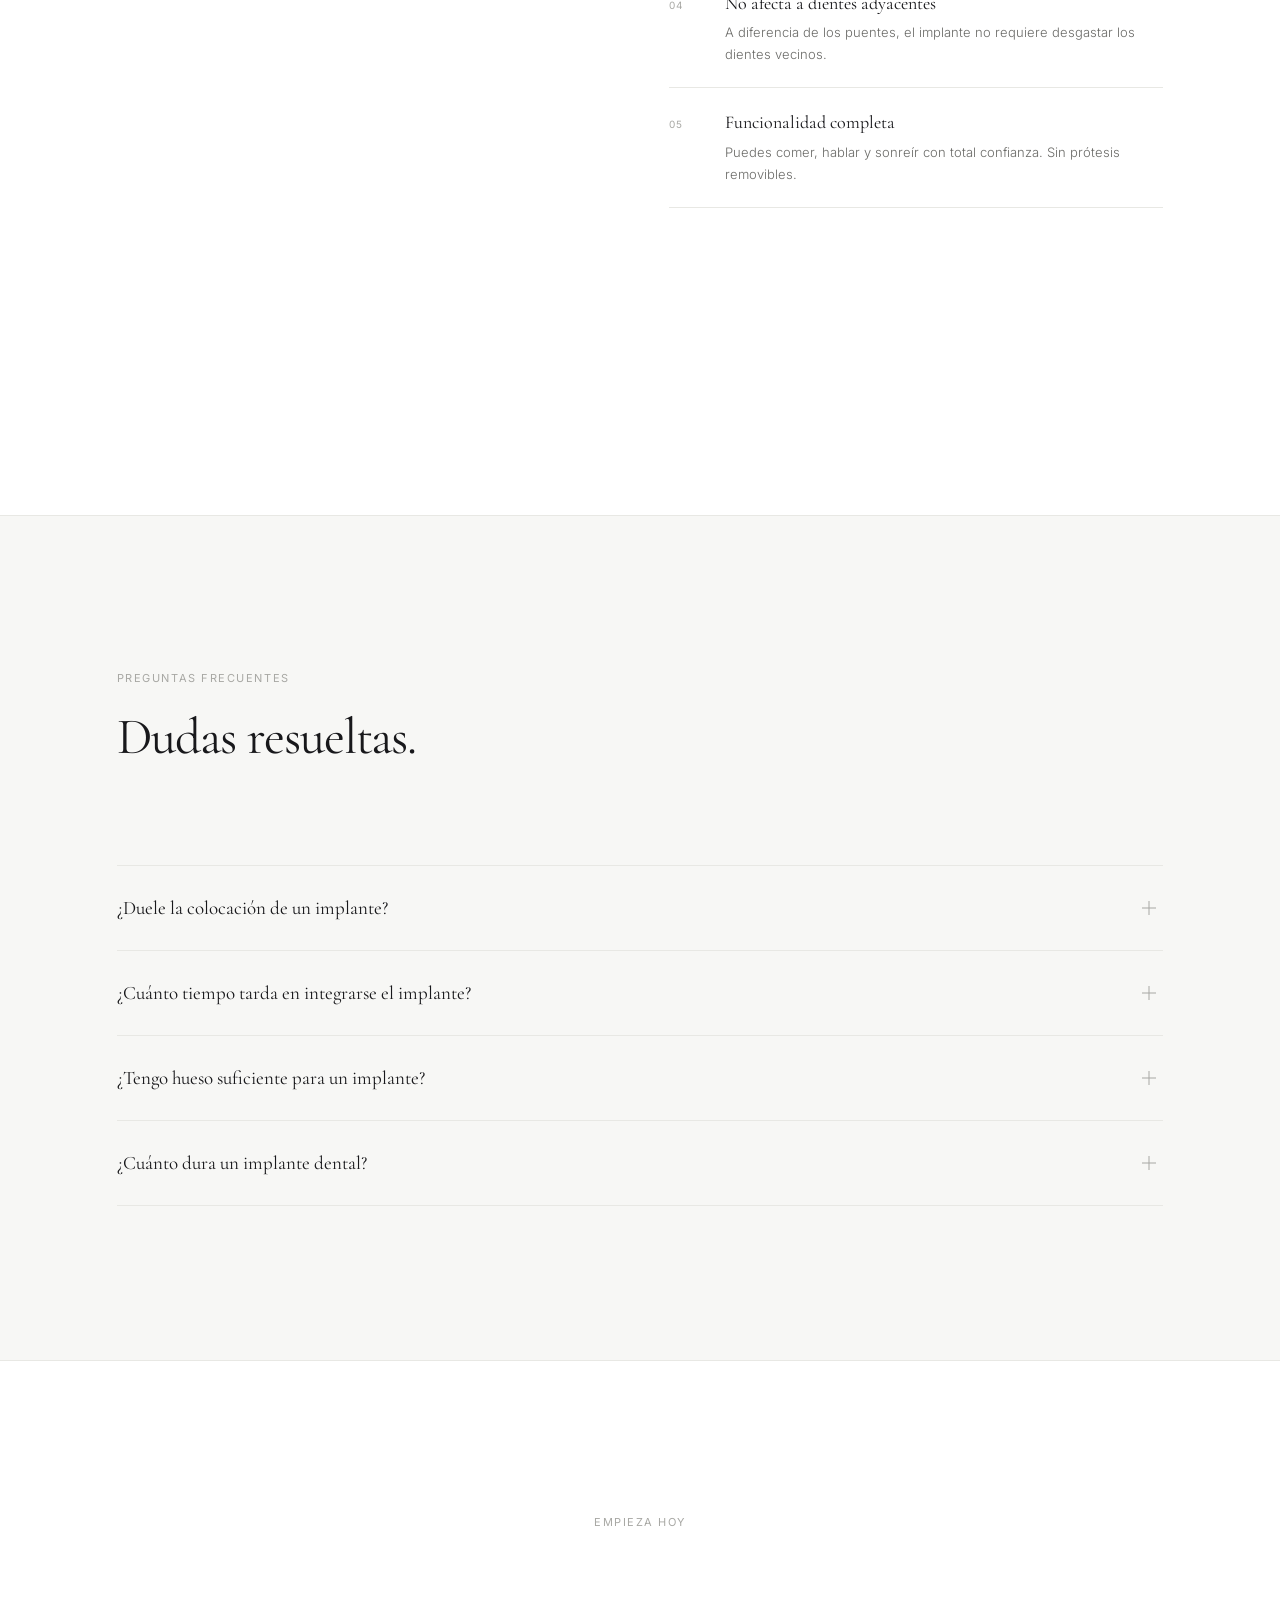
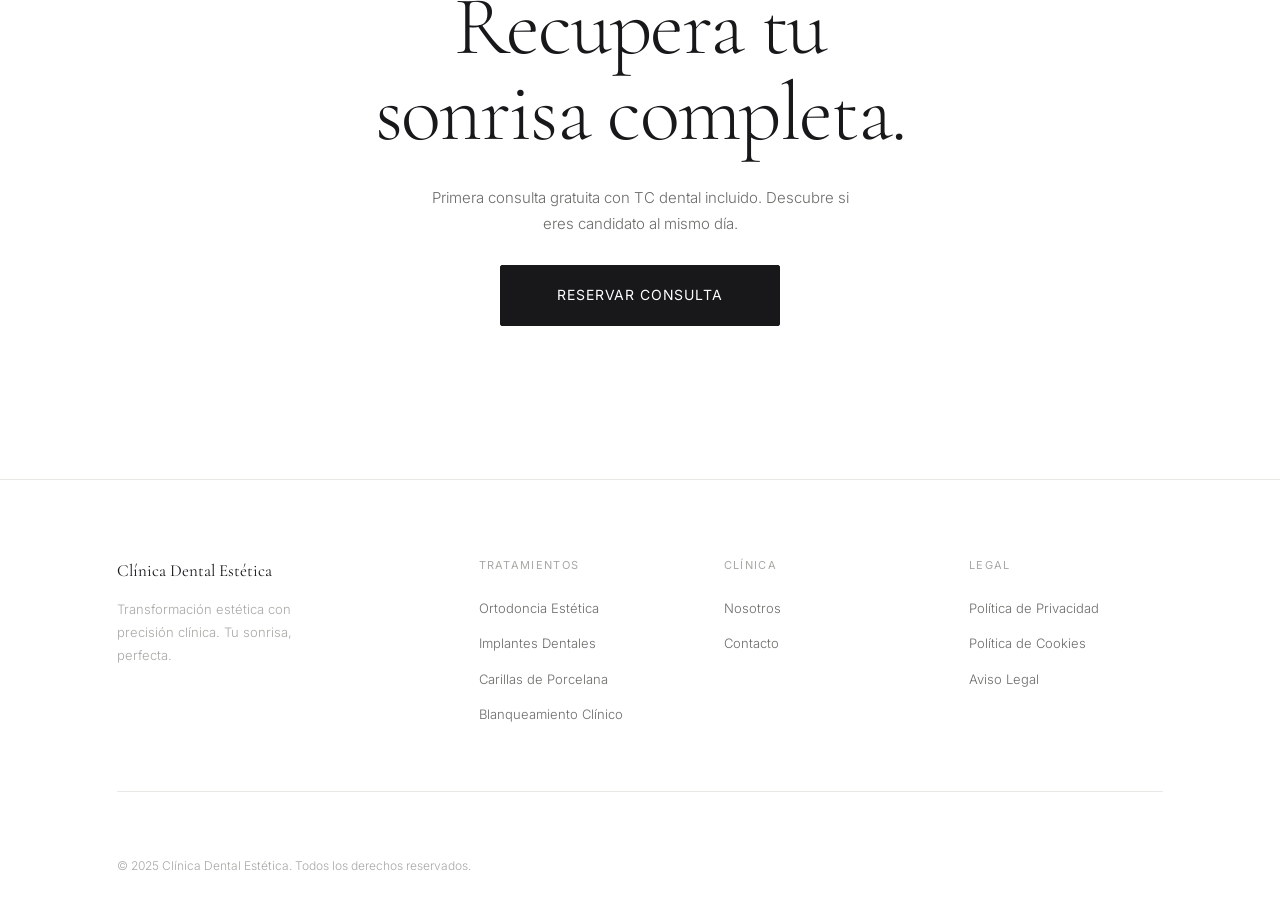
<file: tratamientos/implantes.html>
<!DOCTYPE html>
<html lang="es">
<head>
  <meta charset="UTF-8" />
  <meta name="viewport" content="width=device-width, initial-scale=1.0" />
  <title>Implantes Dentales — Clínica Dental Estética</title>
  <meta name="description" content="Implantes dentales de titanio con precisión submilimétrica. Integración permanente y estética absolutamente natural." />
  <link rel="preconnect" href="https://fonts.googleapis.com" />
  <link rel="preconnect" href="https://fonts.gstatic.com" crossorigin />
  <link href="https://fonts.googleapis.com/css2?family=Cormorant+Garamond:ital,wght@0,300;0,400;0,500;1,300;1,400&family=Inter:wght@300;400;500&display=swap" rel="stylesheet" />
  <link rel="stylesheet" href="../styles.css" />
</head>
<body>

  <div class="grain-overlay" aria-hidden="true"></div>

  <nav class="nav" id="main-nav" aria-label="Navegación principal">
    <div class="nav-inner">
      <a href="../index.html" class="nav-logo" aria-label="Inicio">Clínica Dental</a>
      <button class="nav-hamburger" id="nav-hamburger" aria-label="Abrir menú" aria-expanded="false">
        <span class="hamburger-line"></span>
        <span class="hamburger-line"></span>
        <span class="hamburger-line"></span>
      </button>
    </div>
  </nav>

  <div class="menu-overlay" id="menu-overlay" role="dialog" aria-modal="true" aria-label="Menú principal" aria-hidden="true">
    <div class="menu-inner">
      <div class="menu-col-left">
        <nav aria-label="Menú de navegación">
          <div class="menu-section">
            <span class="menu-section-label">Tratamientos</span>
            <ul class="menu-sub-list">
              <li><a href="ortodoncia.html">Ortodoncia Estética</a></li>
              <li><a href="implantes.html">Implantes Dentales</a></li>
              <li><a href="carillas.html">Carillas de Porcelana</a></li>
              <li><a href="blanqueamiento.html">Blanqueamiento Clínico</a></li>
            </ul>
          </div>
          <a href="../nosotros.html" class="menu-main-link">Nosotros</a>
          <a href="../index.html#contacto" class="menu-main-link">Contacto</a>
        </nav>
      </div>
      <div class="menu-col-right">
        <div>
          <p class="menu-contact-label">Habla con nosotros</p>
          <a href="tel:+34000000000" class="menu-contact-link">+34 000 000 000</a>
          <a href="mailto:hola@clinicadental.com" class="menu-contact-link">hola@clinicadental.com</a>
        </div>
      </div>
    </div>
  </div>

  <main class="page-main">

    <section class="page-hero">
      <div class="container">
        <div class="page-hero-inner">
          <nav class="breadcrumb" aria-label="Ruta de navegación">
            <a href="../index.html">Inicio</a>
            <span class="breadcrumb-sep" aria-hidden="true">/</span>
            <a href="../index.html#tratamientos">Tratamientos</a>
            <span class="breadcrumb-sep" aria-hidden="true">/</span>
            <span>Implantes Dentales</span>
          </nav>
          <span class="page-hero-eyebrow">Tratamiento 02</span>
          <h1 class="page-hero-title">
            Implantes<br>
            <em>Dentales</em>
          </h1>
          <p class="page-hero-sub">
            Reemplaza dientes perdidos con una solución permanente, funcional y de apariencia completamente natural. Tecnología de implantología guiada por ordenador.
          </p>
          <a href="../index.html#contacto" class="btn-primary">Solicitar valoración</a>
        </div>
      </div>
      <span class="page-hero-number" aria-hidden="true">02</span>
    </section>

    <section class="section">
      <div class="container">
        <div class="content-block">
          <div class="reveal">
            <span class="content-block-label">El tratamiento</span>
            <h2 class="content-block-title">
              La solución<br>más permanente<br>que existe.
            </h2>
          </div>
          <div class="reveal" style="--delay: 0.1s">
            <p class="content-block-text">
              Un implante dental es una raíz artificial de titanio de grado médico que se integra con el hueso maxilar mediante un proceso biológico llamado oseointegración. Sobre esta raíz, se coloca una corona cerámica que reproduce con exactitud la forma, color y translucidez del diente natural.
            </p>
            <p class="content-block-text">
              En nuestra clínica utilizamos implantes de las marcas más respaldadas científicamente: Straumann, Nobel Biocare e Implantes Nobel. Todo el proceso de planificación se realiza en 3D, con guías quirúrgicas impresas que garantizan una precisión submilimétrica durante la cirugía.
            </p>
          </div>
        </div>
      </div>
    </section>

    <section class="section" style="border-top: 1px solid var(--border); padding-top: 0;">
      <div class="container">
        <header class="section-header reveal" style="padding-top: var(--section-py);">
          <span class="section-eyebrow">Protocolo clínico</span>
          <h2 class="section-title">Cuatro etapas<br>hacia tu nueva sonrisa.</h2>
        </header>
        <div class="process-steps">
          <div class="process-step reveal" style="--delay: 0s">
            <span class="process-step-num">01</span>
            <h3 class="process-step-title">Exploración 3D</h3>
            <p class="process-step-desc">TC cone beam (TAC dental) para evaluar la densidad y volumen óseo. Planificación virtual del implante en posición ideal.</p>
          </div>
          <div class="process-step reveal" style="--delay: 0.08s">
            <span class="process-step-num">02</span>
            <h3 class="process-step-title">Plan quirúrgico</h3>
            <p class="process-step-desc">Diseño de la guía quirúrgica individualizada. Selección del implante óptimo en diámetro y longitud. Revisión completa contigo.</p>
          </div>
          <div class="process-step reveal" style="--delay: 0.16s">
            <span class="process-step-num">03</span>
            <h3 class="process-step-title">Cirugía de colocación</h3>
            <p class="process-step-desc">Intervención mínimamente invasiva bajo anestesia local. La guía quirúrgica garantiza la posición exacta del implante. Duración: 45-90 minutos.</p>
          </div>
          <div class="process-step reveal" style="--delay: 0.24s">
            <span class="process-step-num">04</span>
            <h3 class="process-step-title">Restauración definitiva</h3>
            <p class="process-step-desc">Tras la oseointegración (3-6 meses), se coloca la corona cerámica definitiva. El resultado es indistinguible de un diente natural.</p>
          </div>
        </div>
      </div>
    </section>

    <section class="section" style="border-top: 1px solid var(--border);">
      <div class="container">
        <div class="content-block" style="border-bottom: none;">
          <div class="reveal">
            <span class="content-block-label">Por qué elegir implantes</span>
            <h2 class="content-block-title">
              Ventajas frente<br>a otras soluciones.
            </h2>
          </div>
          <ul class="benefits-list reveal" style="--delay: 0.1s">
            <li class="benefit-item">
              <span class="benefit-num">01</span>
              <div>
                <span class="benefit-text">Solución permanente</span>
                <span class="benefit-sub">Un implante bien colocado dura toda la vida con el mantenimiento adecuado.</span>
              </div>
            </li>
            <li class="benefit-item">
              <span class="benefit-num">02</span>
              <div>
                <span class="benefit-text">Preserva el hueso</span>
                <span class="benefit-sub">El implante estimula el hueso y evita la reabsorción ósea que produce la pérdida dental.</span>
              </div>
            </li>
            <li class="benefit-item">
              <span class="benefit-num">03</span>
              <div>
                <span class="benefit-text">Estética idéntica al natural</span>
                <span class="benefit-sub">Las coronas de cerámica reproducen el color, la forma y la translucidez del diente original.</span>
              </div>
            </li>
            <li class="benefit-item">
              <span class="benefit-num">04</span>
              <div>
                <span class="benefit-text">No afecta a dientes adyacentes</span>
                <span class="benefit-sub">A diferencia de los puentes, el implante no requiere desgastar los dientes vecinos.</span>
              </div>
            </li>
            <li class="benefit-item">
              <span class="benefit-num">05</span>
              <div>
                <span class="benefit-text">Funcionalidad completa</span>
                <span class="benefit-sub">Puedes comer, hablar y sonreír con total confianza. Sin prótesis removibles.</span>
              </div>
            </li>
          </ul>
        </div>
      </div>
    </section>

    <section class="section" style="border-top: 1px solid var(--border); background: var(--surface);">
      <div class="container">
        <header class="section-header reveal">
          <span class="section-eyebrow">Preguntas frecuentes</span>
          <h2 class="section-title">Dudas resueltas.</h2>
        </header>
        <ul class="faq-list reveal" style="--delay: 0.1s">
          <li class="faq-item">
            <button class="faq-question" aria-expanded="false">
              <span class="faq-question-text">¿Duele la colocación de un implante?</span>
              <span class="faq-icon" aria-hidden="true"></span>
            </button>
            <div class="faq-answer" role="region">
              <div class="faq-answer-inner">
                La intervención se realiza bajo anestesia local, por lo que no se siente dolor durante la cirugía. En las 48-72 horas posteriores puede haber una leve inflamación y molestia, controlable con analgésicos habituales. La mayoría de los pacientes se sorprenden de lo sencillo que resulta el proceso.
              </div>
            </div>
          </li>
          <li class="faq-item">
            <button class="faq-question" aria-expanded="false">
              <span class="faq-question-text">¿Cuánto tiempo tarda en integrarse el implante?</span>
              <span class="faq-icon" aria-hidden="true"></span>
            </button>
            <div class="faq-answer" role="region">
              <div class="faq-answer-inner">
                El proceso de oseointegración, en el que el hueso crece alrededor del titanio, tarda entre 3 y 6 meses según el paciente. En algunos casos puede colocarse una corona provisional inmediatamente después de la cirugía (carga inmediata), que es lo que comúnmente se conoce como "implante en un día".
              </div>
            </div>
          </li>
          <li class="faq-item">
            <button class="faq-question" aria-expanded="false">
              <span class="faq-question-text">¿Tengo hueso suficiente para un implante?</span>
              <span class="faq-icon" aria-hidden="true"></span>
            </button>
            <div class="faq-answer" role="region">
              <div class="faq-answer-inner">
                No siempre es necesario tener una gran cantidad de hueso desde el inicio. En muchos casos realizamos técnicas de regeneración ósea guiada o elevación de seno maxilar antes de colocar el implante. El TAC digital nos permite planificar con total precisión. Solo una exploración presencial puede determinarlo.
              </div>
            </div>
          </li>
          <li class="faq-item">
            <button class="faq-question" aria-expanded="false">
              <span class="faq-question-text">¿Cuánto dura un implante dental?</span>
              <span class="faq-icon" aria-hidden="true"></span>
            </button>
            <div class="faq-answer" role="region">
              <div class="faq-answer-inner">
                Con un mantenimiento adecuado —revisiones periódicas e higiene correcta— un implante puede durar toda la vida. Las tasas de éxito a 15 años superan el 95%. La corona cerámica puede necesitar renovarse a los 15-20 años, pero la raíz de titanio generalmente permanece sin cambios.
              </div>
            </div>
          </li>
        </ul>
      </div>
    </section>

    <section class="section cta-section">
      <div class="container">
        <div class="cta-inner reveal">
          <span class="section-eyebrow">Empieza hoy</span>
          <h2 class="cta-title">
            Recupera tu<br>sonrisa completa.
          </h2>
          <p class="cta-sub">
            Primera consulta gratuita con TC dental incluido. Descubre si eres candidato al mismo día.
          </p>
          <a href="../index.html#contacto" class="btn-primary btn-large">Reservar consulta</a>
        </div>
      </div>
    </section>

  </main>

  <footer class="footer">
    <div class="container">
      <div class="footer-grid">
        <div class="footer-col footer-col--brand">
          <a href="../index.html" class="footer-logo">Clínica Dental Estética</a>
          <p class="footer-tagline">Transformación estética con precisión clínica. Tu sonrisa, perfecta.</p>
        </div>
        <div class="footer-col">
          <p class="footer-col-title">Tratamientos</p>
          <ul>
            <li><a href="ortodoncia.html">Ortodoncia Estética</a></li>
            <li><a href="implantes.html">Implantes Dentales</a></li>
            <li><a href="carillas.html">Carillas de Porcelana</a></li>
            <li><a href="blanqueamiento.html">Blanqueamiento Clínico</a></li>
          </ul>
        </div>
        <div class="footer-col">
          <p class="footer-col-title">Clínica</p>
          <ul>
            <li><a href="../nosotros.html">Nosotros</a></li>
            <li><a href="../index.html#contacto">Contacto</a></li>
          </ul>
        </div>
        <div class="footer-col">
          <p class="footer-col-title">Legal</p>
          <ul>
            <li><a href="../legal/privacidad.html">Política de Privacidad</a></li>
            <li><a href="../legal/cookies.html">Política de Cookies</a></li>
            <li><a href="../legal/aviso-legal.html">Aviso Legal</a></li>
          </ul>
        </div>
      </div>
      <div class="footer-bottom">
        <span class="footer-legal">&copy; 2025 Clínica Dental Estética. Todos los derechos reservados.</span>
      </div>
    </div>
  </footer>

  <script src="../nav.js"></script>
  <script src="../page.js"></script>
</body>
</html>
</file>
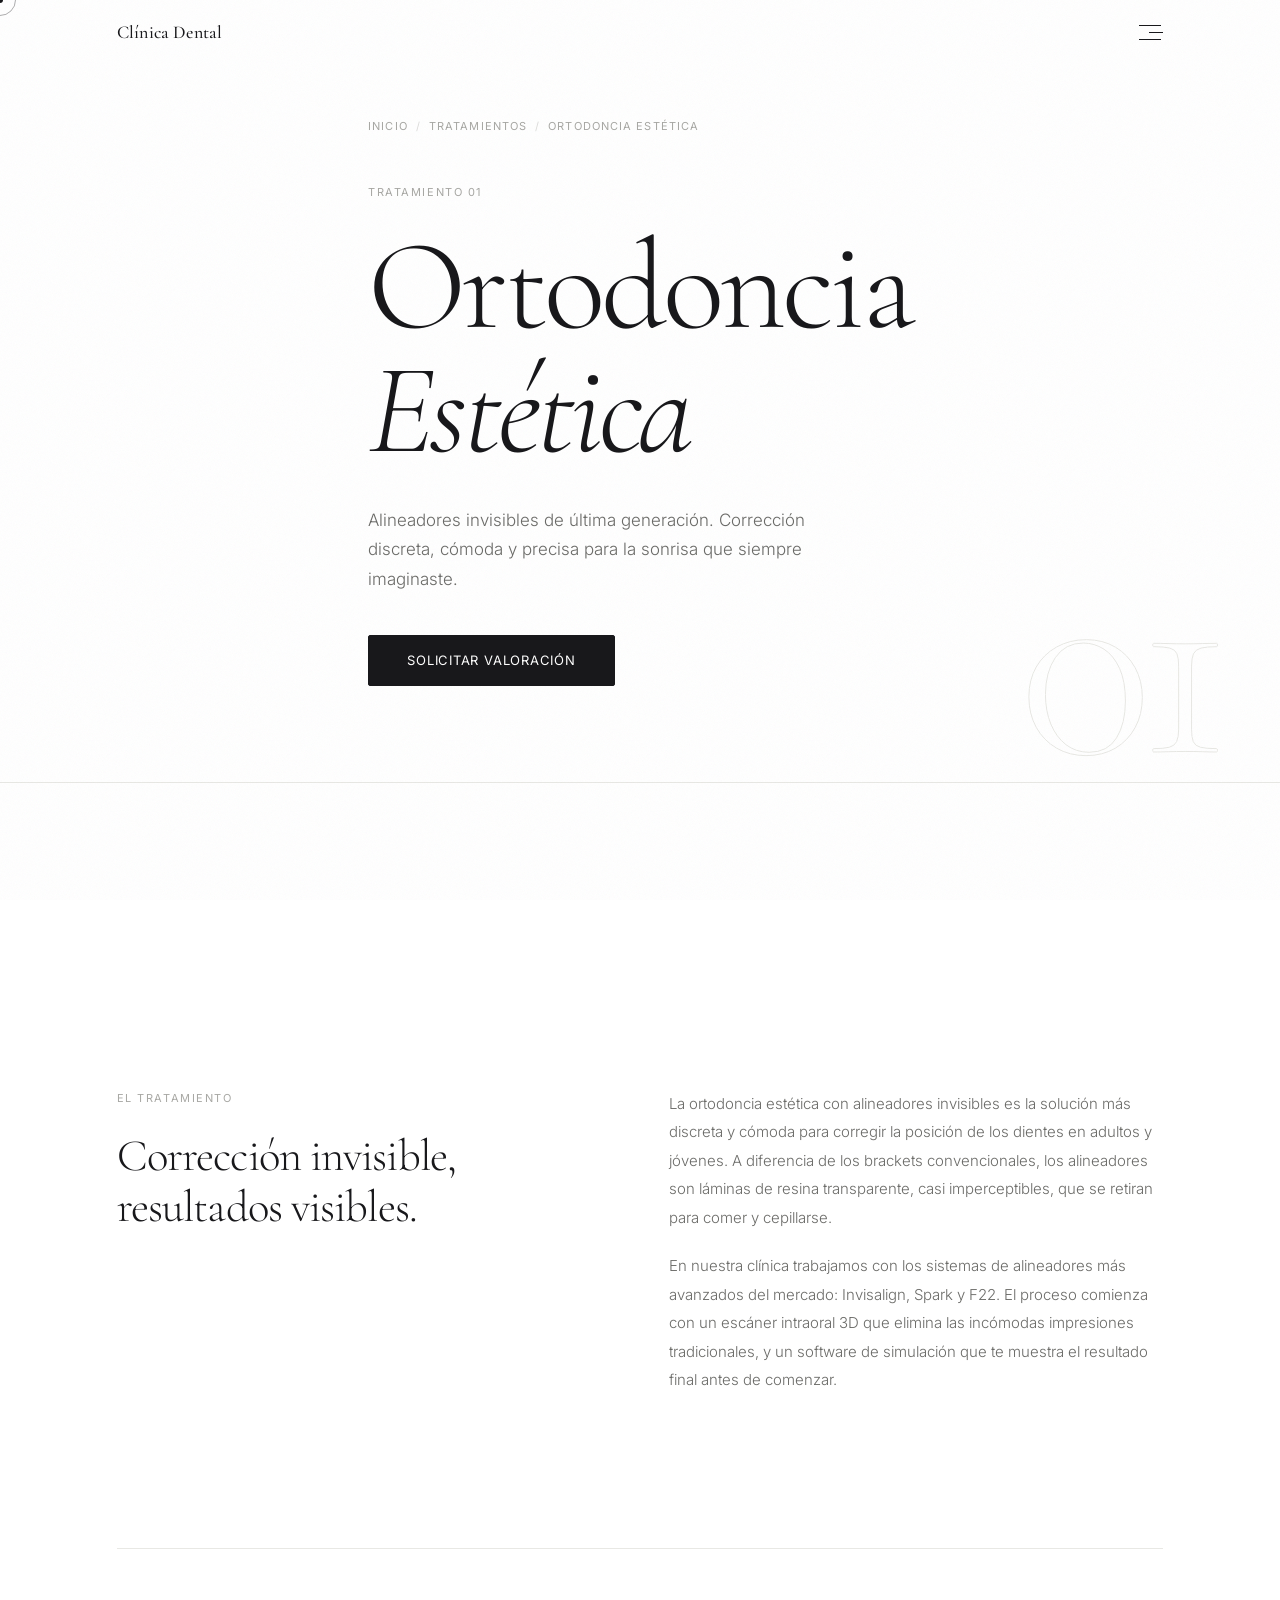
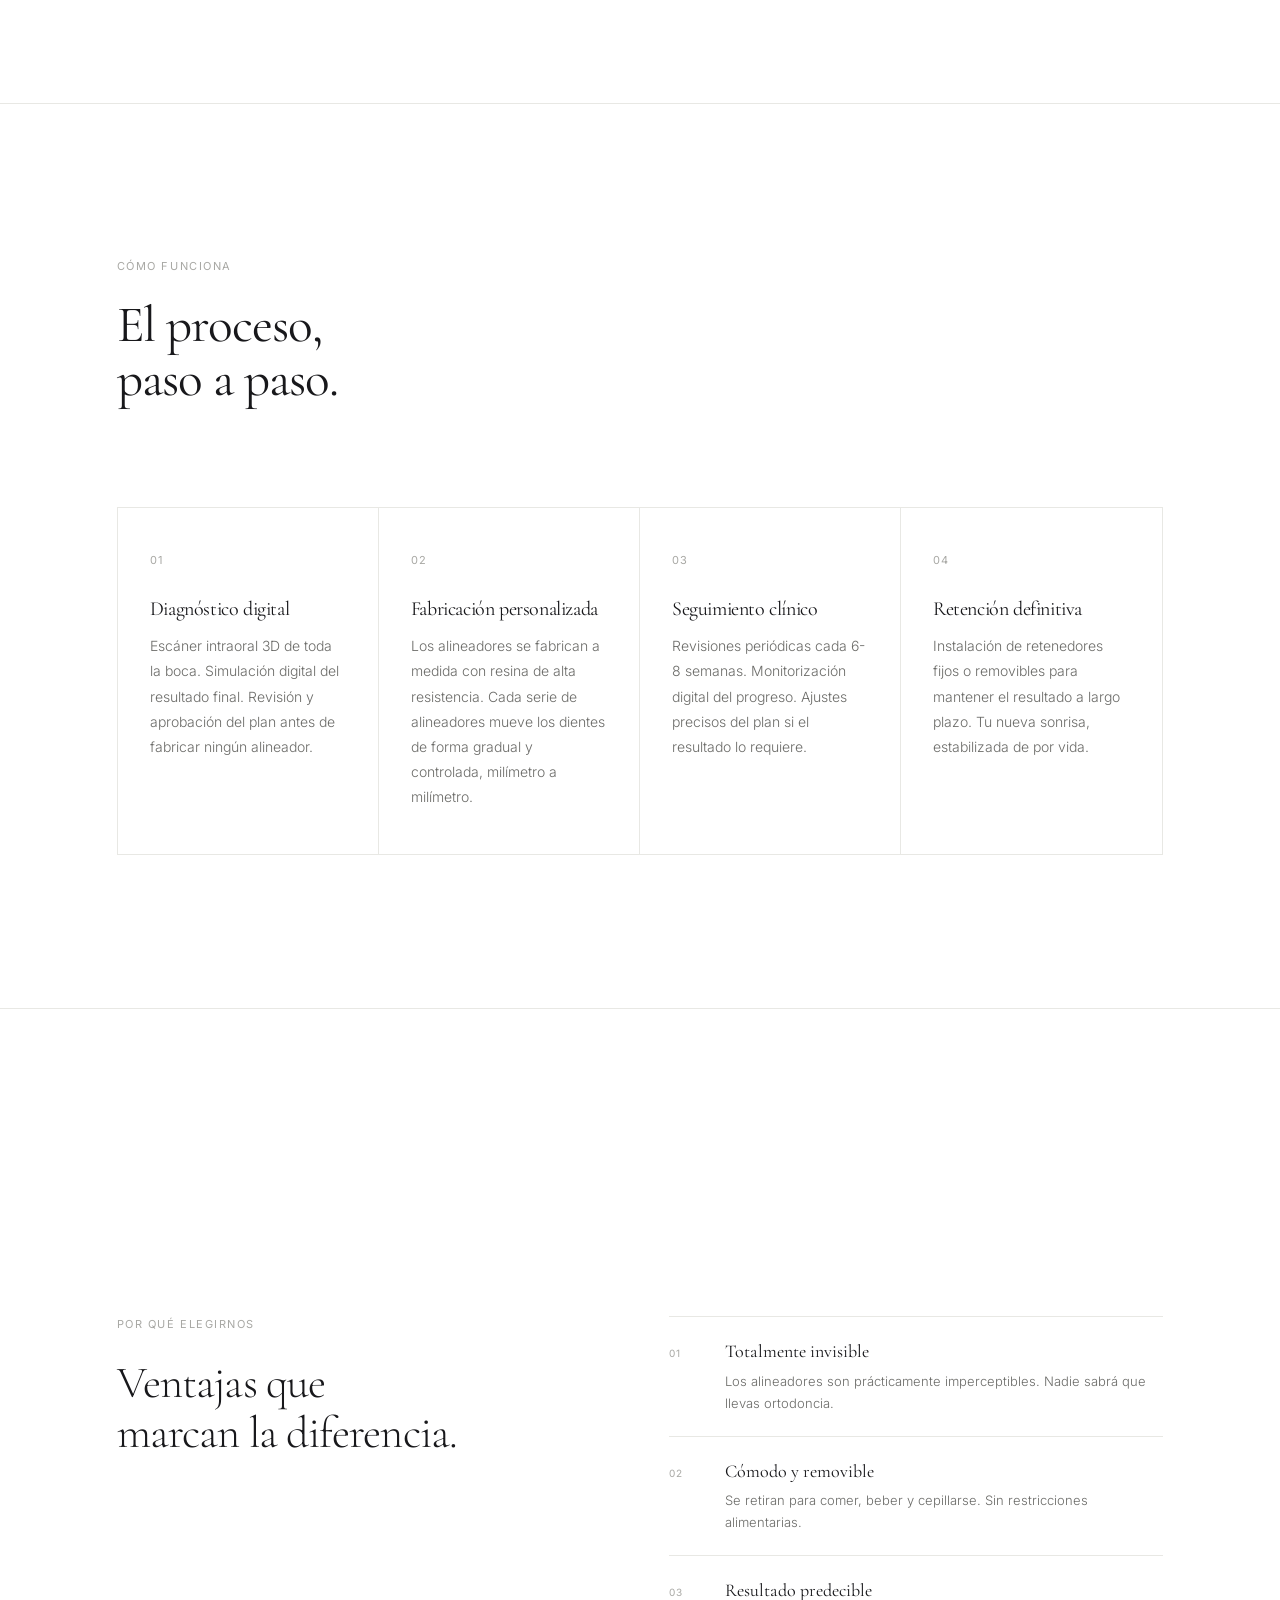
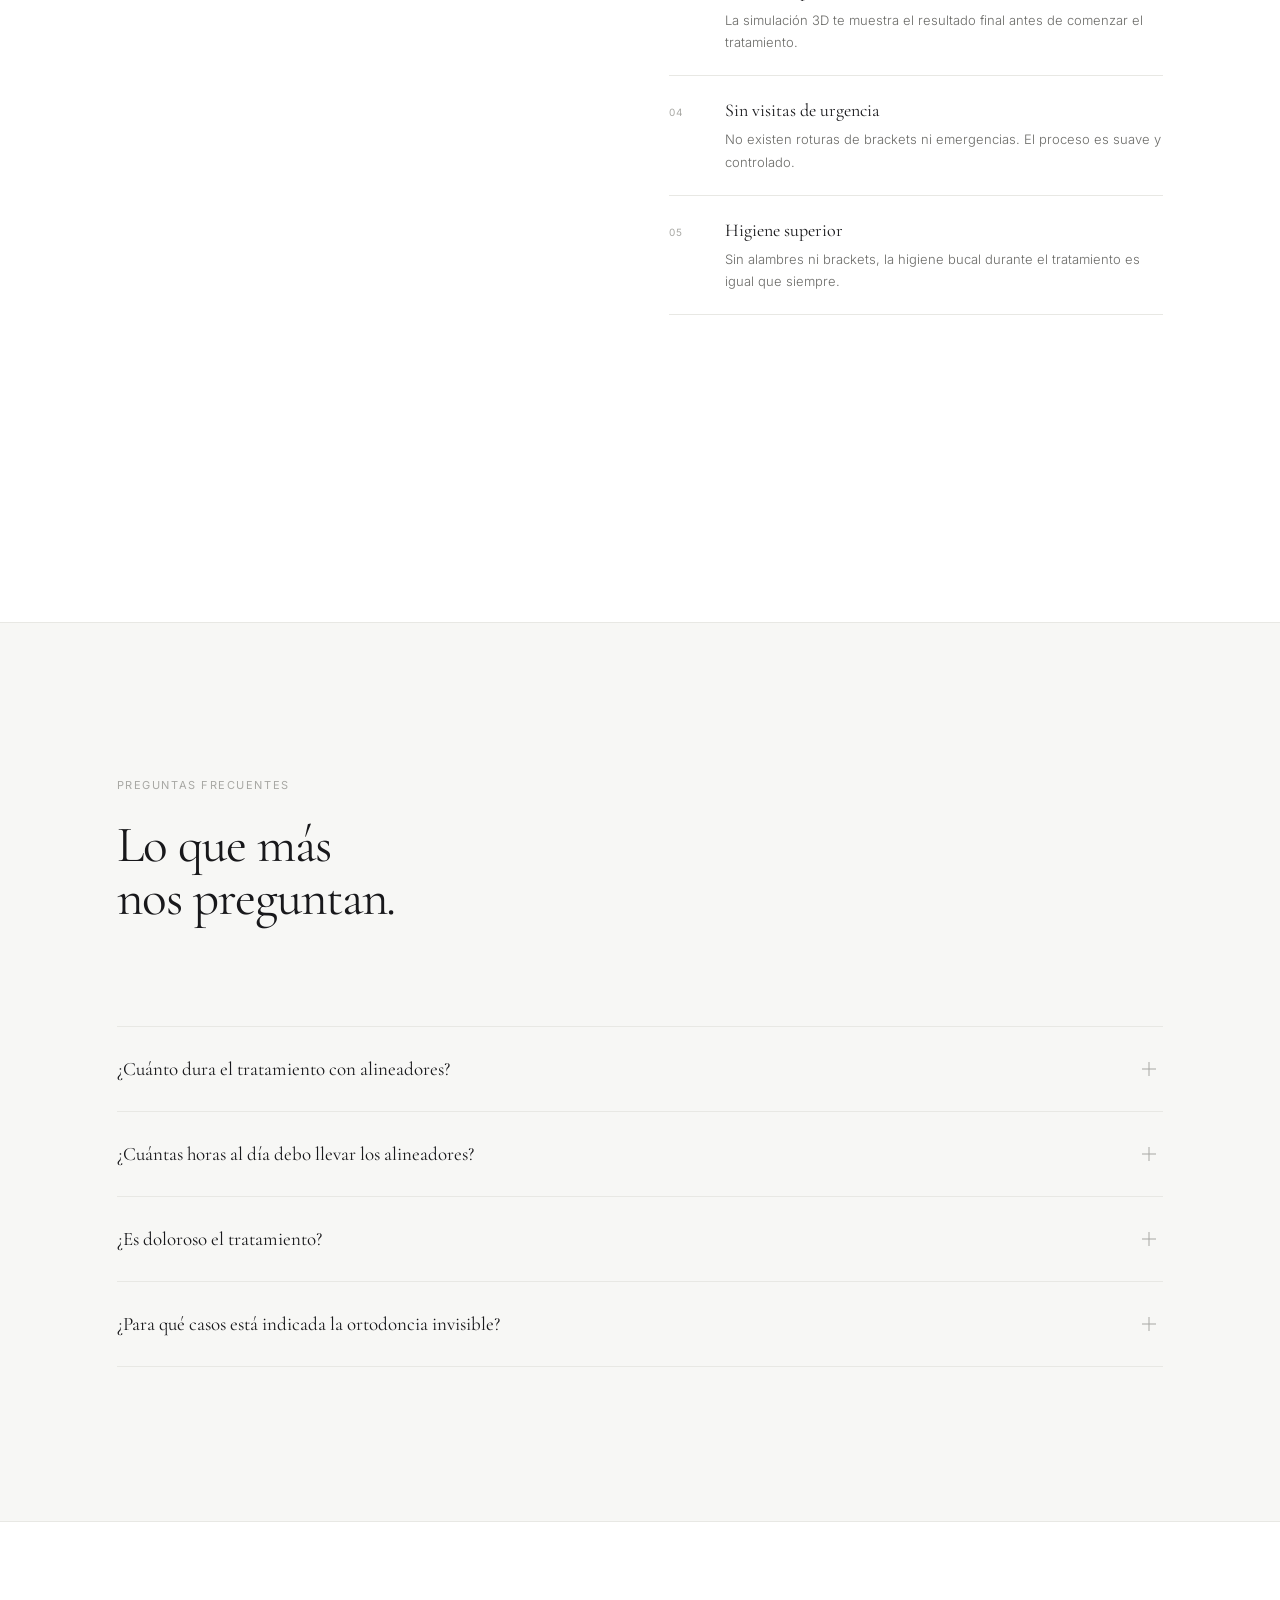
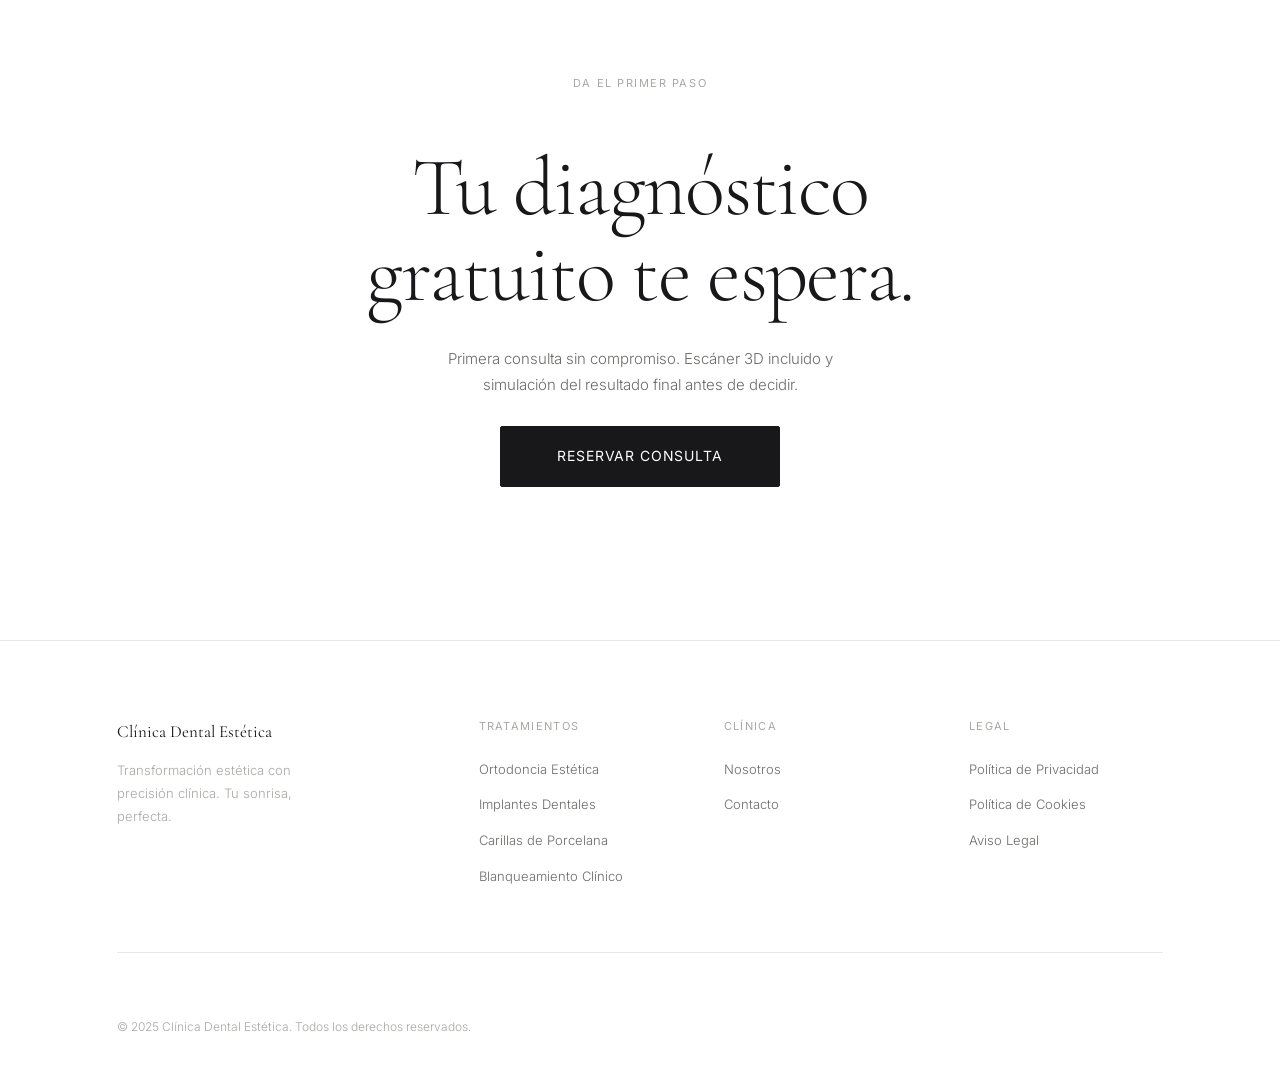
<file: tratamientos/ortodoncia.html>
<!DOCTYPE html>
<html lang="es">
<head>
  <meta charset="UTF-8" />
  <meta name="viewport" content="width=device-width, initial-scale=1.0" />
  <title>Ortodoncia Estética — Clínica Dental Estética</title>
  <meta name="description" content="Alineadores invisibles de última generación. Corrección discreta y precisa para la sonrisa que siempre quisiste." />
  <link rel="preconnect" href="https://fonts.googleapis.com" />
  <link rel="preconnect" href="https://fonts.gstatic.com" crossorigin />
  <link href="https://fonts.googleapis.com/css2?family=Cormorant+Garamond:ital,wght@0,300;0,400;0,500;1,300;1,400&family=Inter:wght@300;400;500&display=swap" rel="stylesheet" />
  <link rel="stylesheet" href="../styles.css" />
</head>
<body>

  <div class="grain-overlay" aria-hidden="true"></div>

  <nav class="nav" id="main-nav" aria-label="Navegación principal">
    <div class="nav-inner">
      <a href="../index.html" class="nav-logo" aria-label="Inicio">Clínica Dental</a>
      <button class="nav-hamburger" id="nav-hamburger" aria-label="Abrir menú" aria-expanded="false">
        <span class="hamburger-line"></span>
        <span class="hamburger-line"></span>
        <span class="hamburger-line"></span>
      </button>
    </div>
  </nav>

  <div class="menu-overlay" id="menu-overlay" role="dialog" aria-modal="true" aria-label="Menú principal" aria-hidden="true">
    <div class="menu-inner">
      <div class="menu-col-left">
        <nav aria-label="Menú de navegación">
          <div class="menu-section">
            <span class="menu-section-label">Tratamientos</span>
            <ul class="menu-sub-list">
              <li><a href="ortodoncia.html">Ortodoncia Estética</a></li>
              <li><a href="implantes.html">Implantes Dentales</a></li>
              <li><a href="carillas.html">Carillas de Porcelana</a></li>
              <li><a href="blanqueamiento.html">Blanqueamiento Clínico</a></li>
            </ul>
          </div>
          <a href="../nosotros.html" class="menu-main-link">Nosotros</a>
          <a href="../index.html#contacto" class="menu-main-link">Contacto</a>
        </nav>
      </div>
      <div class="menu-col-right">
        <div>
          <p class="menu-contact-label">Habla con nosotros</p>
          <a href="tel:+34000000000" class="menu-contact-link">+34 000 000 000</a>
          <a href="mailto:hola@clinicadental.com" class="menu-contact-link">hola@clinicadental.com</a>
        </div>
      </div>
    </div>
  </div>

  <main class="page-main">

    <!-- HERO -->
    <section class="page-hero">
      <div class="container">
        <div class="page-hero-inner">
          <nav class="breadcrumb" aria-label="Ruta de navegación">
            <a href="../index.html">Inicio</a>
            <span class="breadcrumb-sep" aria-hidden="true">/</span>
            <a href="../index.html#tratamientos">Tratamientos</a>
            <span class="breadcrumb-sep" aria-hidden="true">/</span>
            <span>Ortodoncia Estética</span>
          </nav>
          <span class="page-hero-eyebrow">Tratamiento 01</span>
          <h1 class="page-hero-title">
            Ortodoncia<br>
            <em>Estética</em>
          </h1>
          <p class="page-hero-sub">
            Alineadores invisibles de última generación. Corrección discreta, cómoda y precisa para la sonrisa que siempre imaginaste.
          </p>
          <a href="../index.html#contacto" class="btn-primary">Solicitar valoración</a>
        </div>
      </div>
      <span class="page-hero-number" aria-hidden="true">01</span>
    </section>

    <!-- QUÉ ES -->
    <section class="section">
      <div class="container">
        <div class="content-block">
          <div class="reveal">
            <span class="content-block-label">El tratamiento</span>
            <h2 class="content-block-title">
              Corrección invisible,<br>resultados visibles.
            </h2>
          </div>
          <div class="reveal" style="--delay: 0.1s">
            <p class="content-block-text">
              La ortodoncia estética con alineadores invisibles es la solución más discreta y cómoda para corregir la posición de los dientes en adultos y jóvenes. A diferencia de los brackets convencionales, los alineadores son láminas de resina transparente, casi imperceptibles, que se retiran para comer y cepillarse.
            </p>
            <p class="content-block-text">
              En nuestra clínica trabajamos con los sistemas de alineadores más avanzados del mercado: Invisalign, Spark y F22. El proceso comienza con un escáner intraoral 3D que elimina las incómodas impresiones tradicionales, y un software de simulación que te muestra el resultado final antes de comenzar.
            </p>
          </div>
        </div>
      </div>
    </section>

    <!-- PROCESO -->
    <section class="section" style="border-top: 1px solid var(--border); padding-top: 0;">
      <div class="container">
        <header class="section-header reveal" style="padding-top: var(--section-py);">
          <span class="section-eyebrow">Cómo funciona</span>
          <h2 class="section-title">El proceso,<br>paso a paso.</h2>
        </header>
        <div class="process-steps">
          <div class="process-step reveal" style="--delay: 0s">
            <span class="process-step-num">01</span>
            <h3 class="process-step-title">Diagnóstico digital</h3>
            <p class="process-step-desc">Escáner intraoral 3D de toda la boca. Simulación digital del resultado final. Revisión y aprobación del plan antes de fabricar ningún alineador.</p>
          </div>
          <div class="process-step reveal" style="--delay: 0.08s">
            <span class="process-step-num">02</span>
            <h3 class="process-step-title">Fabricación personalizada</h3>
            <p class="process-step-desc">Los alineadores se fabrican a medida con resina de alta resistencia. Cada serie de alineadores mueve los dientes de forma gradual y controlada, milímetro a milímetro.</p>
          </div>
          <div class="process-step reveal" style="--delay: 0.16s">
            <span class="process-step-num">03</span>
            <h3 class="process-step-title">Seguimiento clínico</h3>
            <p class="process-step-desc">Revisiones periódicas cada 6-8 semanas. Monitorización digital del progreso. Ajustes precisos del plan si el resultado lo requiere.</p>
          </div>
          <div class="process-step reveal" style="--delay: 0.24s">
            <span class="process-step-num">04</span>
            <h3 class="process-step-title">Retención definitiva</h3>
            <p class="process-step-desc">Instalación de retenedores fijos o removibles para mantener el resultado a largo plazo. Tu nueva sonrisa, estabilizada de por vida.</p>
          </div>
        </div>
      </div>
    </section>

    <!-- BENEFICIOS -->
    <section class="section" style="border-top: 1px solid var(--border);">
      <div class="container">
        <div class="content-block" style="border-bottom: none;">
          <div class="reveal">
            <span class="content-block-label">Por qué elegirnos</span>
            <h2 class="content-block-title">
              Ventajas que<br>marcan la diferencia.
            </h2>
          </div>
          <ul class="benefits-list reveal" style="--delay: 0.1s">
            <li class="benefit-item">
              <span class="benefit-num">01</span>
              <div>
                <span class="benefit-text">Totalmente invisible</span>
                <span class="benefit-sub">Los alineadores son prácticamente imperceptibles. Nadie sabrá que llevas ortodoncia.</span>
              </div>
            </li>
            <li class="benefit-item">
              <span class="benefit-num">02</span>
              <div>
                <span class="benefit-text">Cómodo y removible</span>
                <span class="benefit-sub">Se retiran para comer, beber y cepillarse. Sin restricciones alimentarias.</span>
              </div>
            </li>
            <li class="benefit-item">
              <span class="benefit-num">03</span>
              <div>
                <span class="benefit-text">Resultado predecible</span>
                <span class="benefit-sub">La simulación 3D te muestra el resultado final antes de comenzar el tratamiento.</span>
              </div>
            </li>
            <li class="benefit-item">
              <span class="benefit-num">04</span>
              <div>
                <span class="benefit-text">Sin visitas de urgencia</span>
                <span class="benefit-sub">No existen roturas de brackets ni emergencias. El proceso es suave y controlado.</span>
              </div>
            </li>
            <li class="benefit-item">
              <span class="benefit-num">05</span>
              <div>
                <span class="benefit-text">Higiene superior</span>
                <span class="benefit-sub">Sin alambres ni brackets, la higiene bucal durante el tratamiento es igual que siempre.</span>
              </div>
            </li>
          </ul>
        </div>
      </div>
    </section>

    <!-- FAQ -->
    <section class="section" style="border-top: 1px solid var(--border); background: var(--surface);">
      <div class="container">
        <header class="section-header reveal">
          <span class="section-eyebrow">Preguntas frecuentes</span>
          <h2 class="section-title">Lo que más<br>nos preguntan.</h2>
        </header>
        <ul class="faq-list reveal" style="--delay: 0.1s">
          <li class="faq-item">
            <button class="faq-question" aria-expanded="false">
              <span class="faq-question-text">¿Cuánto dura el tratamiento con alineadores?</span>
              <span class="faq-icon" aria-hidden="true"></span>
            </button>
            <div class="faq-answer" role="region">
              <div class="faq-answer-inner">
                La duración varía según la complejidad de cada caso. Los tratamientos simples pueden resolverse en 4-6 meses, mientras que los casos más complejos pueden requerir entre 12 y 24 meses. En tu primera consulta, tras el diagnóstico digital, te indicaremos una estimación precisa.
              </div>
            </div>
          </li>
          <li class="faq-item">
            <button class="faq-question" aria-expanded="false">
              <span class="faq-question-text">¿Cuántas horas al día debo llevar los alineadores?</span>
              <span class="faq-icon" aria-hidden="true"></span>
            </button>
            <div class="faq-answer" role="region">
              <div class="faq-answer-inner">
                Para obtener los resultados previstos, los alineadores deben llevarse entre 20 y 22 horas diarias. Solo se retiran para comer, beber líquidos calientes o azucarados, y para la higiene bucal.
              </div>
            </div>
          </li>
          <li class="faq-item">
            <button class="faq-question" aria-expanded="false">
              <span class="faq-question-text">¿Es doloroso el tratamiento?</span>
              <span class="faq-icon" aria-hidden="true"></span>
            </button>
            <div class="faq-answer" role="region">
              <div class="faq-answer-inner">
                Los alineadores generan una ligera presión al cambiar a una nueva serie, especialmente en las primeras 48 horas. Este leve disconfort es señal de que los dientes se están moviendo correctamente. No se compara con las molestias habituales de los brackets metálicos.
              </div>
            </div>
          </li>
          <li class="faq-item">
            <button class="faq-question" aria-expanded="false">
              <span class="faq-question-text">¿Para qué casos está indicada la ortodoncia invisible?</span>
              <span class="faq-icon" aria-hidden="true"></span>
            </button>
            <div class="faq-answer" role="region">
              <div class="faq-answer-inner">
                Los alineadores modernos pueden corregir la mayoría de las maloclusiones: dientes apiñados, diastemas (espacios entre dientes), mordida abierta, mordida cruzada y sobremordida. Los casos muy graves pueden requerir ortodoncia convencional o cirugía ortognática, que evaluaremos en consulta.
              </div>
            </div>
          </li>
        </ul>
      </div>
    </section>

    <!-- CTA -->
    <section class="section cta-section">
      <div class="container">
        <div class="cta-inner reveal">
          <span class="section-eyebrow">Da el primer paso</span>
          <h2 class="cta-title">
            Tu diagnóstico<br>gratuito te espera.
          </h2>
          <p class="cta-sub">
            Primera consulta sin compromiso. Escáner 3D incluido y simulación del resultado final antes de decidir.
          </p>
          <a href="../index.html#contacto" class="btn-primary btn-large">Reservar consulta</a>
        </div>
      </div>
    </section>

  </main>

  <footer class="footer">
    <div class="container">
      <div class="footer-grid">
        <div class="footer-col footer-col--brand">
          <a href="../index.html" class="footer-logo">Clínica Dental Estética</a>
          <p class="footer-tagline">Transformación estética con precisión clínica. Tu sonrisa, perfecta.</p>
        </div>
        <div class="footer-col">
          <p class="footer-col-title">Tratamientos</p>
          <ul>
            <li><a href="ortodoncia.html">Ortodoncia Estética</a></li>
            <li><a href="implantes.html">Implantes Dentales</a></li>
            <li><a href="carillas.html">Carillas de Porcelana</a></li>
            <li><a href="blanqueamiento.html">Blanqueamiento Clínico</a></li>
          </ul>
        </div>
        <div class="footer-col">
          <p class="footer-col-title">Clínica</p>
          <ul>
            <li><a href="../nosotros.html">Nosotros</a></li>
            <li><a href="../index.html#contacto">Contacto</a></li>
          </ul>
        </div>
        <div class="footer-col">
          <p class="footer-col-title">Legal</p>
          <ul>
            <li><a href="../legal/privacidad.html">Política de Privacidad</a></li>
            <li><a href="../legal/cookies.html">Política de Cookies</a></li>
            <li><a href="../legal/aviso-legal.html">Aviso Legal</a></li>
          </ul>
        </div>
      </div>
      <div class="footer-bottom">
        <span class="footer-legal">&copy; 2025 Clínica Dental Estética. Todos los derechos reservados.</span>
      </div>
    </div>
  </footer>

  <script src="../nav.js"></script>
  <script src="../page.js"></script>
</body>
</html>
</file>
<file: styles.css>
/* ===========================================================================
   DENTAL CLINIC — PREMIUM CSS
   Design language: white, minimal, clinical luxury.
   Inspired by high-end cosmetic clinics and Apple product pages.
   =========================================================================== */

/* ── Reset ─────────────────────────────────────────────────────────────────── */
*,
*::before,
*::after {
  box-sizing: border-box;
  margin: 0;
  padding: 0;
}

/* ── Design tokens ─────────────────────────────────────────────────────────── */
:root {
  /* Palette — mostly white with very soft neutrals */
  --white:        #ffffff;
  --surface:      #f7f7f5;
  --border:       #e8e8e4;
  --text:         #18181b;
  --text-mid:     #6b6b68;
  --text-muted:   #a8a8a4;

  /* Typography */
  --font-display: "Cormorant Garamond", Georgia, serif;
  --font-sans:    "Inter", -apple-system, BlinkMacSystemFont, "Segoe UI", sans-serif;

  /* Layout */
  --nav-h:        64px;
  --max-w:        1200px;
  --pad-x:        clamp(24px, 6vw, 88px);
  --section-py:   clamp(80px, 12vw, 160px);

  /* Timing */
  --ease-out:     cubic-bezier(0.16, 1, 0.3, 1);
}

/* ── Base ──────────────────────────────────────────────────────────────────── */
html {
  scroll-behavior: smooth;
  font-size: 16px;
}

body {
  font-family: var(--font-sans);
  background: var(--white);
  color: var(--text);
  line-height: 1.6;
  -webkit-font-smoothing: antialiased;
  -moz-osx-font-smoothing: grayscale;
  overflow-x: hidden;
}

/* ── Shared typographic elements ───────────────────────────────────────────── */
h1, h2, h3 {
  font-family: var(--font-display);
  font-weight: 400;
  line-height: 1.05;
  letter-spacing: -0.02em;
}

/* ── Container ─────────────────────────────────────────────────────────────── */
.container {
  max-width: var(--max-w);
  margin: 0 auto;
  padding: 0 var(--pad-x);
}

/* ── Section label (eyebrow text) ──────────────────────────────────────────── */
.section-eyebrow {
  display: block;
  font-family: var(--font-sans);
  font-size: 0.6875rem;
  font-weight: 400;
  letter-spacing: 0.14em;
  text-transform: uppercase;
  color: var(--text-muted);
  margin-bottom: 1.5rem;
}

/* ── Section title ─────────────────────────────────────────────────────────── */
.section-title {
  font-size: clamp(2rem, 4vw, 3.5rem);
  font-weight: 400;
  color: var(--text);
}

/* ── Section base ──────────────────────────────────────────────────────────── */
.section {
  padding: var(--section-py) 0;
}

/* ── Reveal animation (IntersectionObserver driven) ───────────────────────── */
.reveal {
  opacity: 0;
  transform: translateY(28px);
  transition:
    opacity 0.9s var(--ease-out),
    transform 0.9s var(--ease-out);
  transition-delay: var(--delay, 0s);
}

.reveal.in-view {
  opacity: 1;
  transform: translateY(0);
}

/* ── Button ────────────────────────────────────────────────────────────────── */
.btn-primary {
  display: inline-flex;
  align-items: center;
  justify-content: center;
  padding: 14px 38px;
  font-family: var(--font-sans);
  font-size: 0.8125rem;
  font-weight: 400;
  letter-spacing: 0.06em;
  text-transform: uppercase;
  text-decoration: none;
  color: var(--white);
  background: var(--text);
  border: 1px solid var(--text);
  border-radius: 2px;
  cursor: pointer;
  transition:
    background 0.28s ease,
    color 0.28s ease;
}

.btn-primary:hover {
  background: transparent;
  color: var(--text);
}

.btn-large {
  padding: 18px 56px;
  font-size: 0.875rem;
}

/* ===========================================================================
   NAVIGATION
   =========================================================================== */

.nav {
  position: fixed;
  top: 0;
  left: 0;
  right: 0;
  z-index: 100;
  height: var(--nav-h);
  /* Transparent by default; becomes frosted glass on scroll via .scrolled class */
  transition:
    background 0.4s ease,
    border-color 0.4s ease,
    -webkit-backdrop-filter 0.4s ease,
    backdrop-filter 0.4s ease;
}

.nav.scrolled {
  background: rgba(255, 255, 255, 0.88);
  -webkit-backdrop-filter: blur(14px);
  backdrop-filter: blur(14px);
  border-bottom: 1px solid var(--border);
}

.nav-inner {
  max-width: var(--max-w);
  margin: 0 auto;
  padding: 0 var(--pad-x);
  height: 100%;
  display: flex;
  align-items: center;
  justify-content: space-between;
}

.nav-logo {
  font-family: var(--font-display);
  font-size: 1.125rem;
  font-weight: 500;
  letter-spacing: 0.01em;
  color: var(--text);
  text-decoration: none;
}

.nav-links {
  list-style: none;
  display: flex;
  align-items: center;
  gap: 2.75rem;
}

.nav-links a {
  font-size: 0.8rem;
  font-weight: 400;
  letter-spacing: 0.05em;
  text-transform: uppercase;
  color: var(--text-mid);
  text-decoration: none;
  transition: color 0.2s ease;
}

.nav-links a:hover {
  color: var(--text);
}

/* CTA link in nav — underlined */
.nav-cta {
  color: var(--text) !important;
  border-bottom: 1px solid currentColor;
  padding-bottom: 2px;
}

/* ===========================================================================
   HERO — SCROLL SECTION
   =========================================================================== */

/* The tall section creates the scroll range */
.scroll-section {
  position: relative;
  height: 650vh;       /* ~6.5× viewport — controls how long the animation lasts */
}

/* The sticky inner container stays fixed at the top of the viewport */
.sticky-container {
  position: sticky;
  top: 0;
  width: 100%;
  height: 100vh;
  overflow: hidden;
  background: var(--white);
}

/* ── Canvas ────────────────────────────────────────────────────────────────── */
#hero-canvas {
  position: absolute;
  inset: 0;
  width: 100%;
  height: 100%;
  display: block;
  /* White background for letterbox areas in the contain layout */
  background: var(--white);
}

/* ── Loading overlay ───────────────────────────────────────────────────────── */
.loading-overlay {
  position: absolute;
  inset: 0;
  z-index: 30;
  background: var(--white);
  display: flex;
  align-items: center;
  justify-content: center;
  transition: opacity 0.9s var(--ease-out);
}

.loading-overlay.hidden {
  opacity: 0;
  pointer-events: none;
}

.loading-body {
  display: flex;
  flex-direction: column;
  align-items: center;
  gap: 18px;
}

/* Thin loading progress bar — surgical, minimal */
.loading-track {
  width: 220px;
  height: 1px;
  background: var(--border);
  position: relative;
  overflow: hidden;
}

.loading-fill {
  position: absolute;
  inset: 0 auto 0 0;
  width: 0%;
  background: var(--text);
  transition: width 0.12s ease;
}

.loading-label {
  font-family: var(--font-sans);
  font-size: 0.6875rem;
  font-weight: 400;
  letter-spacing: 0.14em;
  text-transform: uppercase;
  color: var(--text-muted);
}

/* ── Hero text overlay ─────────────────────────────────────────────────────── */
.hero-text {
  position: absolute;
  inset: 0;
  z-index: 10;
  display: flex;
  align-items: center;
  justify-content: center;
  pointer-events: none;        /* Pass scroll events through */
  /* Invisible until loading completes; controlled via body.loaded class */
  opacity: 0;
  transition: opacity 0.9s var(--ease-out) 0.2s;
}

/* Make interactive elements clickable when text is visible */
.hero-text .btn-primary {
  pointer-events: auto;
}

body.loaded .hero-text {
  opacity: 1;
}

.hero-content {
  text-align: center;
  display: flex;
  flex-direction: column;
  align-items: center;
  gap: 1.75rem;
  padding: 0 var(--pad-x);
  max-width: 720px;
  /* Offset for nav so text is visually centered in the content area */
  margin-top: calc(var(--nav-h) * 0.5);
}

.hero-eyebrow {
  font-family: var(--font-sans);
  font-size: 0.6875rem;
  font-weight: 400;
  letter-spacing: 0.15em;
  text-transform: uppercase;
  color: var(--text-mid);
}

.hero-headline {
  font-family: var(--font-display);
  font-size: clamp(3.5rem, 8.5vw, 7.5rem);
  font-weight: 300;
  line-height: 0.97;
  letter-spacing: -0.03em;
  color: var(--text);
  /*
    Subtle white glow: ensures the dark text remains legible
    even if the canvas frame beneath is dark.
  */
  text-shadow:
    0 0 80px rgba(255, 255, 255, 0.95),
    0 0 40px rgba(255, 255, 255, 0.85),
    0 0 16px rgba(255, 255, 255, 0.7);
}

.hero-headline em {
  font-style: italic;
  font-weight: 300;
}

.hero-sub {
  font-size: clamp(0.875rem, 1.6vw, 1.0625rem);
  font-weight: 300;
  color: var(--text-mid);
  line-height: 1.7;
  max-width: 420px;
  text-shadow: 0 0 20px rgba(255, 255, 255, 0.9);
}

.hero-btn {
  pointer-events: auto;
}

/* ── Scroll indicator ──────────────────────────────────────────────────────── */
.scroll-indicator {
  position: absolute;
  bottom: 2.5rem;
  left: 50%;
  transform: translateX(-50%);
  z-index: 10;
  display: flex;
  flex-direction: column;
  align-items: center;
  gap: 12px;
  opacity: 0;
  transition: opacity 0.6s ease;
}

body.loaded .scroll-indicator {
  opacity: 1;
}

.scroll-line {
  width: 1px;
  height: 44px;
  background: var(--text-muted);
  display: block;
  transform-origin: top;
  animation: scroll-breathe 2.2s ease-in-out infinite;
}

@keyframes scroll-breathe {
  0%, 100% { transform: scaleY(1);   opacity: 0.9; }
  50%       { transform: scaleY(0.3); opacity: 0.25; }
}

.scroll-label {
  font-family: var(--font-sans);
  font-size: 0.625rem;
  font-weight: 400;
  letter-spacing: 0.16em;
  text-transform: uppercase;
  color: var(--text-muted);
}

/* ===========================================================================
   TREATMENTS SECTION
   =========================================================================== */

.treatments-section {
  border-top: 1px solid var(--border);
}

.section-header {
  margin-bottom: clamp(52px, 8vw, 100px);
  max-width: 560px;
}

.section-header .section-title {
  margin-top: 0;
}

/* 4-column grid with thin dividers — no cards, no shadows */
.treatments-grid {
  display: grid;
  grid-template-columns: repeat(4, 1fr);
}

.treatment-card {
  padding: 0 2.5rem 0 0;
  border-right: 1px solid var(--border);
  display: flex;
  flex-direction: column;
  gap: 2rem;
}

.treatment-card:first-child {
  padding-left: 0;
}

.treatment-card:not(:first-child) {
  padding-left: 2.5rem;
}

.treatment-card:last-child {
  border-right: none;
  padding-right: 0;
}

.treatment-num {
  font-family: var(--font-sans);
  font-size: 0.6875rem;
  font-weight: 400;
  letter-spacing: 0.06em;
  color: var(--text-muted);
}

.treatment-name {
  font-family: var(--font-display);
  font-size: 1.375rem;
  font-weight: 400;
  color: var(--text);
  line-height: 1.2;
  margin-bottom: 0.875rem;
}

.treatment-desc {
  font-size: 0.875rem;
  font-weight: 300;
  color: var(--text-mid);
  line-height: 1.75;
}

/* ===========================================================================
   RESULTS / TRUST SECTION
   =========================================================================== */

.results-section {
  background: var(--surface);
  border-top: 1px solid var(--border);
  border-bottom: 1px solid var(--border);
}

.results-layout {
  display: grid;
  grid-template-columns: 1fr 1.2fr;
  gap: clamp(56px, 10vw, 140px);
  align-items: start;
}

.results-title {
  font-size: clamp(2.25rem, 5vw, 4.5rem);
  line-height: 1.04;
}

/* 2×2 stat grid */
.stats-grid {
  display: grid;
  grid-template-columns: 1fr 1fr;
  gap: 3rem 4rem;
  margin-bottom: 3.5rem;
}

.stat-num {
  display: block;
  font-family: var(--font-display);
  font-size: clamp(2.5rem, 5vw, 4rem);
  font-weight: 300;
  color: var(--text);
  letter-spacing: -0.03em;
  line-height: 1;
  margin-bottom: 0.5rem;
}

.stat-label {
  display: block;
  font-size: 0.8125rem;
  font-weight: 300;
  color: var(--text-mid);
  letter-spacing: 0.01em;
}

/* Restrained pull quote */
.results-quote {
  font-family: var(--font-display);
  font-size: clamp(1rem, 1.5vw, 1.1875rem);
  font-weight: 300;
  font-style: italic;
  color: var(--text-mid);
  line-height: 1.65;
  border-left: 1px solid var(--border);
  padding-left: 1.75rem;
}

/* ===========================================================================
   CTA SECTION
   =========================================================================== */

.cta-section {
  border-top: 1px solid var(--border);
}

.cta-inner {
  max-width: 680px;
  margin: 0 auto;
  text-align: center;
  display: flex;
  flex-direction: column;
  align-items: center;
  gap: 1.75rem;
}

.cta-title {
  font-size: clamp(2.5rem, 5.5vw, 4.75rem);
  font-weight: 300;
  color: var(--text);
  line-height: 1.04;
}

.cta-sub {
  font-size: 0.9375rem;
  font-weight: 300;
  color: var(--text-mid);
  line-height: 1.75;
  max-width: 440px;
}

.cta-contact {
  font-size: 0.8125rem;
  font-weight: 300;
  color: var(--text-muted);
  margin-top: 0.25rem;
}

.cta-phone {
  color: var(--text-mid);
  text-decoration: none;
  border-bottom: 1px solid var(--border);
  padding-bottom: 1px;
  transition: color 0.2s ease, border-color 0.2s ease;
}

.cta-phone:hover {
  color: var(--text);
  border-color: var(--text);
}

/* ===========================================================================
   FOOTER
   =========================================================================== */

.footer {
  border-top: 1px solid var(--border);
  padding: 2rem 0;
}

.footer-inner {
  display: flex;
  align-items: center;
  justify-content: space-between;
  gap: 1.5rem;
  flex-wrap: wrap;
}

.footer-logo {
  font-family: var(--font-display);
  font-size: 0.9375rem;
  font-weight: 400;
  color: var(--text);
}

.footer-nav {
  display: flex;
  gap: 2.25rem;
}

.footer-nav a {
  font-size: 0.75rem;
  font-weight: 400;
  letter-spacing: 0.05em;
  text-transform: uppercase;
  color: var(--text-mid);
  text-decoration: none;
  transition: color 0.2s ease;
}

.footer-nav a:hover {
  color: var(--text);
}

.footer-legal {
  font-size: 0.75rem;
  font-weight: 300;
  color: var(--text-muted);
}

/* ===========================================================================
   REDUCED MOTION — Accessibility
   =========================================================================== */

@media (prefers-reduced-motion: reduce) {
  html {
    scroll-behavior: auto;
  }

  .scroll-line {
    animation: none;
  }

  .reveal {
    opacity: 1;
    transform: none;
    transition: none;
  }

  .hero-text,
  .scroll-indicator {
    transition: none;
  }

  /* Show static first frame; hero text always visible */
  body.loaded .hero-text {
    opacity: 1;
  }
}

/* ===========================================================================
   RESPONSIVE
   =========================================================================== */

/* ── Tablet ─────────────────────────────────────────────────────────────────── */
@media (max-width: 1024px) {
  .treatments-grid {
    grid-template-columns: repeat(2, 1fr);
    gap: 0;
  }

  .treatment-card {
    padding: 2.25rem 2rem !important;
    border-right: none !important;
    border-bottom: 1px solid var(--border);
  }

  .treatment-card:nth-child(odd) {
    border-right: 1px solid var(--border) !important;
  }

  .treatment-card:nth-last-child(-n+2) {
    border-bottom: none;
  }

  .results-layout {
    grid-template-columns: 1fr;
    gap: 3.5rem;
  }

  .results-title {
    font-size: clamp(2.25rem, 6vw, 3.5rem);
  }
}

/* ── Mobile ─────────────────────────────────────────────────────────────────── */
@media (max-width: 640px) {
  :root {
    --nav-h: 56px;
  }

  /* Hide non-essential nav items */
  .nav-links li:not(:last-child) {
    display: none;
  }

  .scroll-section {
    height: 500vh;   /* Slightly shorter on mobile for better UX */
  }

  .hero-headline {
    font-size: clamp(2.75rem, 13vw, 3.75rem);
  }

  .hero-sub {
    font-size: 0.9375rem;
  }

  /* Single column treatments */
  .treatments-grid {
    grid-template-columns: 1fr;
  }

  .treatment-card {
    border-right: none !important;
    border-bottom: 1px solid var(--border) !important;
    padding: 2rem 0 !important;
  }

  .treatment-card:last-child {
    border-bottom: none !important;
  }

  /* Single column stats */
  .stats-grid {
    grid-template-columns: 1fr 1fr;
    gap: 2rem;
  }

  .footer-inner {
    flex-direction: column;
    align-items: flex-start;
    gap: 1.25rem;
  }

  .footer-nav {
    gap: 1.5rem;
  }

  .footer-legal {
    order: 3;
  }
}

@media (max-width: 400px) {
  .stats-grid {
    grid-template-columns: 1fr;
  }
}

/* ===========================================================================
   GRAIN OVERLAY — premium texture
   =========================================================================== */

.grain-overlay {
  position: fixed;
  inset: 0;
  pointer-events: none;
  z-index: 9000;
  opacity: 0.048;
  background-image: url("data:image/svg+xml,%3Csvg viewBox='0 0 256 256' xmlns='http://www.w3.org/2000/svg'%3E%3Cfilter id='noise'%3E%3CfeTurbulence type='fractalNoise' baseFrequency='0.9' numOctaves='4' stitchTiles='stitch'/%3E%3C/filter%3E%3Crect width='100%25' height='100%25' filter='url(%23noise)'/%3E%3C/svg%3E");
  background-size: 180px 180px;
  mix-blend-mode: multiply;
}

/* ===========================================================================
   CUSTOM CURSOR
   =========================================================================== */

@media (hover: hover) and (pointer: fine) {
  * { cursor: none !important; }

  .cursor-dot {
    position: fixed;
    top: 0;
    left: 0;
    width: 6px;
    height: 6px;
    background: var(--text);
    border-radius: 50%;
    pointer-events: none;
    z-index: 9999;
    transform: translate(-50%, -50%);
    transition: width 0.3s var(--ease-out), height 0.3s var(--ease-out), background 0.3s ease, opacity 0.3s ease;
    will-change: transform;
  }

  .cursor-ring {
    position: fixed;
    top: 0;
    left: 0;
    width: 32px;
    height: 32px;
    border: 1px solid rgba(24, 24, 27, 0.35);
    border-radius: 50%;
    pointer-events: none;
    z-index: 9998;
    transform: translate(-50%, -50%);
    transition: width 0.45s var(--ease-out), height 0.45s var(--ease-out), border-color 0.3s ease, opacity 0.3s ease;
    will-change: transform;
  }

  .cursor-dot.is-hovering {
    width: 10px;
    height: 10px;
  }

  .cursor-ring.is-hovering {
    width: 48px;
    height: 48px;
    border-color: rgba(24, 24, 27, 0.18);
  }

  .cursor-dot.on-dark { background: var(--white); }
  .cursor-ring.on-dark { border-color: rgba(255, 255, 255, 0.3); }
}

/* ===========================================================================
   MARQUEE STRIP
   =========================================================================== */

.marquee-strip {
  border-top: 1px solid var(--border);
  border-bottom: 1px solid var(--border);
  overflow: hidden;
  padding: 0.875rem 0;
  background: var(--white);
  position: relative;
  z-index: 1;
}

.marquee-track {
  display: flex;
  width: max-content;
  animation: marquee-scroll 28s linear infinite;
  gap: 0;
}

.marquee-track:hover { animation-play-state: paused; }

.marquee-item {
  display: flex;
  align-items: center;
  gap: 2.5rem;
  padding: 0 2.5rem;
  font-family: var(--font-display);
  font-size: 0.9375rem;
  font-weight: 300;
  font-style: italic;
  color: var(--text-mid);
  letter-spacing: 0.01em;
  white-space: nowrap;
}

.marquee-dot {
  width: 3px;
  height: 3px;
  border-radius: 50%;
  background: var(--text-muted);
  flex-shrink: 0;
}

@keyframes marquee-scroll {
  from { transform: translateX(0); }
  to   { transform: translateX(-50%); }
}

/* ===========================================================================
   HAMBURGER BUTTON
   =========================================================================== */

.nav-hamburger {
  display: flex;
  flex-direction: column;
  justify-content: center;
  gap: 6px;
  width: 44px;
  height: 44px;
  padding: 10px;
  background: none;
  border: none;
  cursor: pointer;
  position: relative;
  z-index: 200;
  margin-right: -10px;
}

.hamburger-line {
  display: block;
  height: 1px;
  background: var(--text);
  transition:
    transform 0.45s var(--ease-out),
    opacity 0.25s ease,
    width 0.3s var(--ease-out),
    background 0.3s ease;
  transform-origin: center;
}

.hamburger-line:nth-child(1) { width: 22px; }
.hamburger-line:nth-child(2) { width: 14px; align-self: flex-end; }
.hamburger-line:nth-child(3) { width: 22px; }

.nav-hamburger.is-open .hamburger-line:nth-child(1) {
  transform: translateY(7px) rotate(45deg);
  width: 22px;
}
.nav-hamburger.is-open .hamburger-line:nth-child(2) {
  opacity: 0;
  transform: scaleX(0);
}
.nav-hamburger.is-open .hamburger-line:nth-child(3) {
  transform: translateY(-7px) rotate(-45deg);
  width: 22px;
}

.menu-is-open .hamburger-line { background: var(--white); }
.menu-is-open .nav-logo       { color: var(--white); }
.menu-is-open .nav.scrolled   {
  background: transparent !important;
  border-bottom-color: transparent !important;
  -webkit-backdrop-filter: none !important;
  backdrop-filter: none !important;
}

body.menu-is-open { overflow: hidden; }

/* ===========================================================================
   MENU OVERLAY
   =========================================================================== */

.menu-overlay {
  position: fixed;
  inset: 0;
  z-index: 150;
  background: var(--text);
  display: flex;
  align-items: center;
  clip-path: circle(0% at calc(100% - 32px) 32px);
  transition: clip-path 0.72s cubic-bezier(0.76, 0, 0.24, 1);
  pointer-events: none;
}

.menu-overlay.open {
  clip-path: circle(175% at calc(100% - 32px) 32px);
  pointer-events: auto;
}

.menu-inner {
  width: 100%;
  max-width: var(--max-w);
  margin: 0 auto;
  padding: calc(var(--nav-h) + 4vh) var(--pad-x) clamp(40px, 7vh, 80px);
  display: flex;
  justify-content: space-between;
  align-items: flex-end;
  gap: 4rem;
  height: 100%;
}

.menu-col-left {
  display: flex;
  flex-direction: column;
  justify-content: flex-end;
  gap: 0.5rem;
}

/* Main nav links */
.menu-main-link {
  display: block;
  font-family: var(--font-display);
  font-size: clamp(2.75rem, 6.5vw, 5.5rem);
  font-weight: 300;
  font-style: italic;
  color: rgba(255, 255, 255, 0.85);
  text-decoration: none;
  line-height: 1.05;
  letter-spacing: -0.02em;
  opacity: 0;
  transform: translateY(32px);
  transition:
    opacity 0.5s var(--ease-out),
    transform 0.5s var(--ease-out),
    color 0.2s ease;
}

.menu-main-link:hover { color: var(--white); }

.menu-overlay.open .menu-main-link                { opacity: 1; transform: translateY(0); }
.menu-overlay.open .menu-main-link:nth-child(2)   { transition-delay: 0.22s; }
.menu-overlay.open .menu-main-link:nth-child(3)   { transition-delay: 0.28s; }

/* Tratamientos section */
.menu-section {
  opacity: 0;
  transform: translateY(32px);
  transition:
    opacity 0.5s var(--ease-out),
    transform 0.5s var(--ease-out);
  transition-delay: 0.14s;
}

.menu-overlay.open .menu-section { opacity: 1; transform: translateY(0); }

.menu-section-label {
  display: block;
  font-family: var(--font-display);
  font-size: clamp(2.75rem, 6.5vw, 5.5rem);
  font-weight: 300;
  font-style: italic;
  color: rgba(255, 255, 255, 0.28);
  letter-spacing: -0.02em;
  line-height: 1.05;
  margin-bottom: 0.75rem;
  cursor: default;
}

.menu-sub-list {
  list-style: none;
  display: flex;
  flex-direction: column;
  gap: 0.375rem;
  margin-left: 0.5rem;
  padding-left: 1rem;
  border-left: 1px solid rgba(255, 255, 255, 0.12);
}

.menu-sub-list a {
  font-family: var(--font-sans);
  font-size: 0.8125rem;
  font-weight: 300;
  letter-spacing: 0.08em;
  text-transform: uppercase;
  color: rgba(255, 255, 255, 0.45);
  text-decoration: none;
  transition: color 0.2s ease;
}

.menu-sub-list a:hover { color: rgba(255, 255, 255, 0.9); }

/* Right column — contact */
.menu-col-right {
  display: flex;
  flex-direction: column;
  justify-content: flex-end;
  padding-bottom: 0.25rem;
  opacity: 0;
  transform: translateY(20px);
  transition:
    opacity 0.5s var(--ease-out),
    transform 0.5s var(--ease-out);
  transition-delay: 0.32s;
}

.menu-overlay.open .menu-col-right { opacity: 1; transform: translateY(0); }

.menu-contact-label {
  font-size: 0.6875rem;
  font-weight: 400;
  letter-spacing: 0.14em;
  text-transform: uppercase;
  color: rgba(255, 255, 255, 0.3);
  margin-bottom: 1rem;
}

.menu-contact-link {
  display: block;
  font-family: var(--font-display);
  font-size: 1.125rem;
  font-weight: 300;
  color: rgba(255, 255, 255, 0.6);
  text-decoration: none;
  margin-bottom: 0.375rem;
  transition: color 0.2s ease;
}

.menu-contact-link:hover { color: var(--white); }

/* ===========================================================================
   PAGE TRANSITIONS
   =========================================================================== */

.page-main {
  animation: page-enter 0.65s var(--ease-out) both;
}

@keyframes page-enter {
  from { opacity: 0; transform: translateY(18px); }
  to   { opacity: 1; transform: translateY(0); }
}

body.page-exit .page-main {
  animation: page-exit 0.38s var(--ease-out) forwards;
}

@keyframes page-exit {
  to { opacity: 0; transform: translateY(-12px); }
}

/* ===========================================================================
   INNER PAGE — HERO
   =========================================================================== */

.page-hero {
  min-height: 56vh;
  display: flex;
  align-items: flex-end;
  padding-top: calc(var(--nav-h) + 6vh);
  padding-bottom: clamp(56px, 8vw, 96px);
  border-bottom: 1px solid var(--border);
  position: relative;
  overflow: hidden;
}

.page-hero-inner { position: relative; z-index: 1; }

.page-hero-eyebrow {
  display: block;
  font-family: var(--font-sans);
  font-size: 0.6875rem;
  font-weight: 400;
  letter-spacing: 0.14em;
  text-transform: uppercase;
  color: var(--text-muted);
  margin-bottom: 1.5rem;
}

.page-hero-title {
  font-family: var(--font-display);
  font-size: clamp(3rem, 8vw, 6.5rem);
  font-weight: 300;
  letter-spacing: -0.03em;
  line-height: 0.97;
  color: var(--text);
  max-width: 700px;
  margin-bottom: 2rem;
}

.page-hero-sub {
  font-size: clamp(0.9375rem, 1.6vw, 1.0625rem);
  font-weight: 300;
  color: var(--text-mid);
  line-height: 1.75;
  max-width: 480px;
  margin-bottom: 2.5rem;
}

.page-hero-number {
  position: absolute;
  right: calc(var(--pad-x) - 0.05em);
  bottom: -0.08em;
  font-family: var(--font-display);
  font-size: clamp(10rem, 22vw, 20rem);
  font-weight: 300;
  color: transparent;
  -webkit-text-stroke: 1px var(--border);
  line-height: 1;
  pointer-events: none;
  user-select: none;
  letter-spacing: -0.05em;
}

/* Breadcrumb */
.breadcrumb {
  display: flex;
  align-items: center;
  gap: 0.5rem;
  font-size: 0.6875rem;
  font-weight: 400;
  letter-spacing: 0.1em;
  text-transform: uppercase;
  color: var(--text-muted);
  margin-bottom: 3rem;
}

.breadcrumb a {
  color: var(--text-muted);
  text-decoration: none;
  transition: color 0.2s ease;
}
.breadcrumb a:hover { color: var(--text-mid); }
.breadcrumb-sep { opacity: 0.4; }

/* ===========================================================================
   INNER PAGE — CONTENT BLOCKS
   =========================================================================== */

.content-block {
  display: grid;
  grid-template-columns: 1fr 1.1fr;
  gap: clamp(48px, 8vw, 120px);
  align-items: start;
  padding: var(--section-py) 0;
  border-bottom: 1px solid var(--border);
}

.content-block-label {
  font-size: 0.6875rem;
  font-weight: 400;
  letter-spacing: 0.14em;
  text-transform: uppercase;
  color: var(--text-muted);
  margin-bottom: 1.5rem;
  display: block;
}

.content-block-title {
  font-family: var(--font-display);
  font-size: clamp(1.75rem, 3.5vw, 2.875rem);
  font-weight: 300;
  line-height: 1.12;
  color: var(--text);
  margin-bottom: 1.5rem;
  letter-spacing: -0.02em;
}

.content-block-text {
  font-size: 0.9375rem;
  font-weight: 300;
  color: var(--text-mid);
  line-height: 1.9;
}

.content-block-text + .content-block-text { margin-top: 1.25rem; }

/* ===========================================================================
   INNER PAGE — PROCESS STEPS
   =========================================================================== */

.process-steps {
  display: grid;
  grid-template-columns: repeat(auto-fit, minmax(180px, 1fr));
  border: 1px solid var(--border);
}

.process-step {
  padding: 2.75rem 2rem;
  border-right: 1px solid var(--border);
  position: relative;
  transition: background 0.3s ease;
}

.process-step:hover    { background: var(--surface); }
.process-step:last-child { border-right: none; }

.process-step-num {
  font-family: var(--font-sans);
  font-size: 0.6875rem;
  font-weight: 400;
  letter-spacing: 0.1em;
  color: var(--text-muted);
  margin-bottom: 1.75rem;
  display: block;
}

.process-step-title {
  font-family: var(--font-display);
  font-size: 1.25rem;
  font-weight: 400;
  color: var(--text);
  margin-bottom: 0.75rem;
  line-height: 1.2;
}

.process-step-desc {
  font-size: 0.875rem;
  font-weight: 300;
  color: var(--text-mid);
  line-height: 1.8;
}

/* ===========================================================================
   INNER PAGE — BENEFITS LIST
   =========================================================================== */

.benefits-list {
  list-style: none;
  border-top: 1px solid var(--border);
}

.benefit-item {
  display: flex;
  align-items: baseline;
  gap: 1.5rem;
  padding: 1.375rem 0;
  border-bottom: 1px solid var(--border);
  transition: background 0.2s ease;
}

.benefit-num {
  font-family: var(--font-sans);
  font-size: 0.625rem;
  font-weight: 400;
  letter-spacing: 0.1em;
  color: var(--text-muted);
  min-width: 2rem;
  flex-shrink: 0;
}

.benefit-text {
  font-family: var(--font-display);
  font-size: 1.125rem;
  font-weight: 400;
  color: var(--text);
  line-height: 1.3;
}

.benefit-sub {
  display: block;
  font-family: var(--font-sans);
  font-size: 0.8125rem;
  font-weight: 300;
  color: var(--text-mid);
  line-height: 1.7;
  margin-top: 0.3rem;
}

/* ===========================================================================
   INNER PAGE — FAQ ACCORDION
   =========================================================================== */

.faq-list {
  list-style: none;
  border-top: 1px solid var(--border);
}

.faq-item { border-bottom: 1px solid var(--border); }

.faq-question {
  width: 100%;
  background: none;
  border: none;
  cursor: pointer;
  display: flex;
  justify-content: space-between;
  align-items: center;
  gap: 2rem;
  padding: 1.75rem 0;
  text-align: left;
}

.faq-question-text {
  font-family: var(--font-display);
  font-size: 1.1875rem;
  font-weight: 400;
  color: var(--text);
  line-height: 1.3;
  transition: color 0.2s ease;
}

.faq-question:hover .faq-question-text { color: var(--text-mid); }

.faq-icon {
  width: 28px;
  height: 28px;
  flex-shrink: 0;
  position: relative;
}

.faq-icon::before,
.faq-icon::after {
  content: '';
  position: absolute;
  background: var(--text-muted);
  transition: transform 0.38s var(--ease-out), opacity 0.25s ease;
  top: 50%;
  left: 50%;
}

.faq-icon::before { width: 14px; height: 1px; transform: translate(-50%, -50%); }
.faq-icon::after  { width: 1px; height: 14px; transform: translate(-50%, -50%); }

.faq-item.open .faq-icon::after {
  transform: translate(-50%, -50%) rotate(90deg);
  opacity: 0;
}

.faq-answer {
  overflow: hidden;
  max-height: 0;
  transition: max-height 0.48s var(--ease-out);
}

.faq-item.open .faq-answer { max-height: 500px; }

.faq-answer-inner {
  font-size: 0.9375rem;
  font-weight: 300;
  color: var(--text-mid);
  line-height: 1.85;
  padding-bottom: 1.75rem;
  max-width: 640px;
}

/* ===========================================================================
   INNER PAGE — TEAM (Nosotros)
   =========================================================================== */

.team-grid {
  display: grid;
  grid-template-columns: repeat(auto-fit, minmax(260px, 1fr));
  gap: 2px;
}

.team-member {
  background: var(--surface);
  padding: 2.5rem 2rem;
  transition: background 0.3s ease;
}

.team-member:hover { background: var(--border); }

.team-member-name {
  font-family: var(--font-display);
  font-size: 1.375rem;
  font-weight: 400;
  color: var(--text);
  margin-bottom: 0.25rem;
}

.team-member-role {
  font-size: 0.6875rem;
  font-weight: 400;
  letter-spacing: 0.1em;
  text-transform: uppercase;
  color: var(--text-muted);
  margin-bottom: 1rem;
}

.team-member-bio {
  font-size: 0.875rem;
  font-weight: 300;
  color: var(--text-mid);
  line-height: 1.8;
}

/* Values grid */
.values-grid {
  display: grid;
  grid-template-columns: repeat(3, 1fr);
  border-top: 1px solid var(--border);
}

.value-item {
  padding: 3rem 3rem 3rem 0;
  border-right: 1px solid var(--border);
}

.value-item:not(:first-child) { padding-left: 3rem; }
.value-item:last-child { border-right: none; padding-right: 0; }

.value-num {
  font-size: 0.6875rem;
  font-weight: 400;
  letter-spacing: 0.1em;
  color: var(--text-muted);
  margin-bottom: 1.5rem;
  display: block;
}

.value-name {
  font-family: var(--font-display);
  font-size: 1.625rem;
  font-weight: 400;
  color: var(--text);
  margin-bottom: 1rem;
  line-height: 1.12;
}

.value-desc {
  font-size: 0.875rem;
  font-weight: 300;
  color: var(--text-mid);
  line-height: 1.85;
}

/* ===========================================================================
   INNER PAGE — LEGAL
   =========================================================================== */

.legal-content {
  max-width: 740px;
  margin: 0 auto;
}

.legal-content h2 {
  font-family: var(--font-display);
  font-size: clamp(1.375rem, 2.5vw, 1.875rem);
  font-weight: 400;
  color: var(--text);
  margin-top: 3rem;
  margin-bottom: 1rem;
  letter-spacing: -0.01em;
}

.legal-content h2:first-child { margin-top: 0; }

.legal-content p {
  font-size: 0.9375rem;
  font-weight: 300;
  color: var(--text-mid);
  line-height: 1.9;
  margin-bottom: 1.25rem;
}

.legal-content ul {
  margin: 0 0 1.25rem 1.5rem;
}

.legal-content ul li {
  font-size: 0.9375rem;
  font-weight: 300;
  color: var(--text-mid);
  line-height: 1.8;
  margin-bottom: 0.5rem;
}

.legal-content a {
  color: var(--text);
  text-underline-offset: 3px;
}

.legal-date {
  font-size: 0.75rem;
  font-weight: 400;
  letter-spacing: 0.1em;
  text-transform: uppercase;
  color: var(--text-muted);
  margin-top: 4rem;
  padding-top: 2rem;
  border-top: 1px solid var(--border);
  display: block;
}

/* ===========================================================================
   FOOTER REDESIGN
   =========================================================================== */

.footer {
  border-top: 1px solid var(--border);
  padding-top: clamp(48px, 6vw, 80px);
  padding-bottom: 2.5rem;
}

.footer-grid {
  display: grid;
  grid-template-columns: 1.6fr 1fr 1fr 1fr;
  gap: clamp(28px, 4vw, 72px);
  margin-bottom: clamp(40px, 5vw, 64px);
  padding-bottom: clamp(40px, 5vw, 64px);
  border-bottom: 1px solid var(--border);
}

.footer-logo {
  font-family: var(--font-display);
  font-size: 1.0625rem;
  font-weight: 400;
  color: var(--text);
  text-decoration: none;
  display: block;
  margin-bottom: 0.875rem;
}

.footer-tagline {
  font-size: 0.8125rem;
  font-weight: 300;
  color: var(--text-muted);
  line-height: 1.75;
  max-width: 220px;
}

.footer-col-title {
  font-size: 0.6875rem;
  font-weight: 400;
  letter-spacing: 0.12em;
  text-transform: uppercase;
  color: var(--text-muted);
  margin-bottom: 1.25rem;
}

.footer-col ul {
  list-style: none;
  display: flex;
  flex-direction: column;
  gap: 0.625rem;
}

.footer-col ul a {
  font-size: 0.8125rem;
  font-weight: 300;
  color: var(--text-mid);
  text-decoration: none;
  transition: color 0.2s ease;
}

.footer-col ul a:hover { color: var(--text); }

.footer-bottom {
  display: flex;
  align-items: center;
  justify-content: space-between;
  flex-wrap: wrap;
  gap: 1rem;
}

.footer-legal {
  font-size: 0.75rem;
  font-weight: 300;
  color: var(--text-muted);
}

/* ===========================================================================
   TREATMENT CARD — hover link
   =========================================================================== */

.treatment-card {
  transition: background 0.3s ease;
  cursor: default;
}

.treatment-card:hover { background: var(--surface); }

.treatment-link {
  display: inline-flex;
  align-items: center;
  gap: 0.5rem;
  font-size: 0.6875rem;
  font-weight: 400;
  letter-spacing: 0.1em;
  text-transform: uppercase;
  color: var(--text-muted);
  text-decoration: none;
  margin-top: 1.25rem;
  transition: gap 0.25s ease, color 0.2s ease;
}

.treatment-link:hover {
  color: var(--text);
  gap: 0.875rem;
}

/* ===========================================================================
   TREATMENT CARD — big number reveal on hover
   =========================================================================== */

.treatment-card {
  position: relative;
  overflow: hidden;
}

.treatment-num {
  transition: transform 0.6s var(--ease-out), font-size 0.6s var(--ease-out), color 0.4s ease, opacity 0.4s ease;
  transform-origin: top left;
  display: block;
  position: relative;
  z-index: 1;
}

.treatment-card:hover .treatment-num {
  font-size: 5rem;
  color: var(--border);
  font-family: var(--font-display);
  font-weight: 300;
  letter-spacing: -0.03em;
  line-height: 1;
  transform: translateY(-0.1em);
}

.treatment-body { position: relative; z-index: 1; }

/* Animated underline on nav/footer links */
.nav-links a,
.footer-col ul a,
.menu-sub-list a {
  position: relative;
}

.footer-col ul a::after {
  content: '';
  position: absolute;
  bottom: -1px;
  left: 0;
  width: 0;
  height: 1px;
  background: var(--text);
  transition: width 0.3s var(--ease-out);
}

.footer-col ul a:hover::after { width: 100%; }

/* Stat number — larger, more dramatic */
.stat-num {
  font-size: clamp(3rem, 6vw, 5rem);
  letter-spacing: -0.04em;
}

/* Bold CTA title */
.cta-title {
  font-size: clamp(3rem, 6.5vw, 5.5rem);
}

/* Hero headline — pushed a little larger */
.hero-headline {
  font-size: clamp(4rem, 10vw, 9rem);
}

/* Staggered char reveal utility */
.reveal-chars {
  overflow: hidden;
}

.reveal-chars .char {
  display: inline-block;
  opacity: 0;
  transform: translateY(60%) rotate(3deg);
  transition: opacity 0.6s var(--ease-out), transform 0.6s var(--ease-out);
}

.reveal-chars.in-view .char {
  opacity: 1;
  transform: translateY(0) rotate(0deg);
}

/* Page hero title — more dramatic sizing */
.page-hero-title {
  font-size: clamp(3.5rem, 10vw, 8rem);
}

/* Diagonal separator */
.section-divider {
  height: 1px;
  background: var(--border);
  position: relative;
  overflow: visible;
}

/* ===========================================================================
   COUNTER — animated numbers
   =========================================================================== */

[data-count] { display: block; }

/* ===========================================================================
   RESPONSIVE — New elements
   =========================================================================== */

@media (max-width: 1024px) {
  .content-block {
    grid-template-columns: 1fr;
    gap: 3rem;
  }

  .footer-grid {
    grid-template-columns: 1fr 1fr;
    gap: 2.5rem 3rem;
  }

  .values-grid {
    grid-template-columns: 1fr;
  }

  .value-item {
    border-right: none !important;
    border-bottom: 1px solid var(--border);
    padding: 2.25rem 0 !important;
  }

  .value-item:last-child { border-bottom: none; }

  .menu-col-right { display: none; }
}

@media (max-width: 640px) {
  .process-steps {
    grid-template-columns: 1fr;
  }

  .process-step {
    border-right: none;
    border-bottom: 1px solid var(--border);
  }

  .process-step:last-child { border-bottom: none; }

  .footer-grid {
    grid-template-columns: 1fr;
    gap: 2rem;
  }

  .page-hero-number { display: none; }

  .menu-main-link,
  .menu-section-label {
    font-size: clamp(2.25rem, 10vw, 3.5rem);
  }

  .menu-inner { align-items: flex-start; padding-top: calc(var(--nav-h) + 3rem); }
  .menu-col-left { justify-content: flex-start; }
}

/* ===========================================================================
   SKIP LINK — keyboard accessibility
   =========================================================================== */

.skip-link {
  position: fixed;
  top: -100%;
  left: 50%;
  transform: translateX(-50%);
  z-index: 10000;
  background: var(--text);
  color: var(--white);
  padding: 12px 28px;
  font-size: 0.75rem;
  font-weight: 400;
  letter-spacing: 0.08em;
  text-transform: uppercase;
  text-decoration: none;
  border-radius: 0 0 4px 4px;
  transition: top 0.18s ease;
  white-space: nowrap;
}

.skip-link:focus { top: 0; outline: none; }

/* ===========================================================================
   FOCUS VISIBLE — keyboard navigation
   =========================================================================== */

:focus-visible {
  outline: 2px solid var(--text);
  outline-offset: 3px;
  border-radius: 2px;
}

.btn-primary:focus-visible {
  outline-offset: 5px;
}

.nav-logo:focus-visible,
.footer-logo:focus-visible {
  outline-offset: 5px;
  border-radius: 2px;
}

/* ── Remove default outline only when focus is via pointer ─────────────────── */
*:focus:not(:focus-visible) { outline: none; }

/* ===========================================================================
   SCROLL PROGRESS BAR
   =========================================================================== */

.scroll-progress {
  position: fixed;
  top: 0;
  left: 0;
  right: 0;
  height: 2px;
  background: var(--text);
  transform-origin: left;
  transform: scaleX(0);
  z-index: 9999;
  pointer-events: none;
  will-change: transform;
}

/* ===========================================================================
   CONTACT SECTION — full form
   =========================================================================== */

.contact-section {
  border-top: 1px solid var(--border);
}

.contact-grid {
  display: grid;
  grid-template-columns: 1fr 1.3fr;
  gap: clamp(56px, 10vw, 140px);
  align-items: start;
}

.contact-info {
  position: sticky;
  top: calc(var(--nav-h) + 4vh);
}

.contact-title {
  font-family: var(--font-display);
  font-size: clamp(2.5rem, 5.5vw, 4.75rem);
  font-weight: 300;
  color: var(--text);
  line-height: 1.04;
  letter-spacing: -0.02em;
  margin-bottom: 1.5rem;
}

.contact-desc {
  font-size: 0.9375rem;
  font-weight: 300;
  color: var(--text-mid);
  line-height: 1.75;
  max-width: 360px;
  margin-bottom: 2.5rem;
}

.contact-details {
  display: flex;
  flex-direction: column;
  gap: 0.5rem;
}

.contact-detail-link {
  font-family: var(--font-display);
  font-size: 1.1875rem;
  font-weight: 300;
  color: var(--text-mid);
  text-decoration: none;
  transition: color 0.2s ease;
  display: inline-block;
}

.contact-detail-link:hover { color: var(--text); }

/* ── Form ──────────────────────────────────────────────────────────────────── */

.contact-form {
  display: flex;
  flex-direction: column;
  gap: 1.625rem;
  padding-top: 0.125rem;
}

.form-row {
  display: grid;
  grid-template-columns: 1fr 1fr;
  gap: 1.625rem;
}

.form-field {
  display: flex;
  flex-direction: column;
  gap: 0.5rem;
}

.form-label {
  font-size: 0.625rem;
  font-weight: 400;
  letter-spacing: 0.14em;
  text-transform: uppercase;
  color: var(--text-muted);
  cursor: pointer;
  transition: color 0.2s ease;
}

.form-field:focus-within .form-label { color: var(--text-mid); }

.form-optional {
  font-style: italic;
  text-transform: none;
  letter-spacing: 0;
  opacity: 0.7;
}

.form-input {
  font-family: var(--font-sans);
  font-size: 0.9375rem;
  font-weight: 300;
  color: var(--text);
  background: transparent;
  border: none;
  border-bottom: 1px solid var(--border);
  padding: 0.875rem 0;
  outline: none;
  transition: border-color 0.22s ease;
  width: 100%;
  -webkit-appearance: none;
  appearance: none;
  border-radius: 0;
}

.form-input::placeholder { color: var(--text-muted); font-weight: 300; }
.form-input:focus { border-bottom-color: var(--text-mid); }

.form-field.has-error .form-input { border-bottom-color: #b91c1c; }

.form-select {
  cursor: pointer;
  background-image: url("data:image/svg+xml,%3Csvg xmlns='http://www.w3.org/2000/svg' width='10' height='6' fill='none' viewBox='0 0 10 6'%3E%3Cpath d='M1 1l4 4 4-4' stroke='%23a8a8a4' stroke-width='1.5' stroke-linecap='round' stroke-linejoin='round'/%3E%3C/svg%3E");
  background-repeat: no-repeat;
  background-position: right 0.25rem center;
  padding-right: 1.75rem;
}

.form-textarea {
  resize: none;
  min-height: 96px;
  line-height: 1.7;
}

.form-error-text {
  font-size: 0.6875rem;
  color: #b91c1c;
  font-weight: 300;
  display: none;
}

.form-field.has-error .form-error-text { display: block; }

.form-submit {
  align-self: flex-start;
  margin-top: 0.375rem;
  transition:
    background 0.28s ease,
    color 0.28s ease,
    opacity 0.25s ease;
}

.form-submit.is-sending {
  opacity: 0.45;
  pointer-events: none;
}

/* Success replacement */
.form-sent {
  display: flex;
  flex-direction: column;
  gap: 1.25rem;
  padding: 1rem 0 3rem;
  animation: page-enter 0.6s var(--ease-out) both;
}

.form-sent-check {
  width: 40px;
  height: 40px;
  border: 1px solid var(--border);
  border-radius: 50%;
  display: flex;
  align-items: center;
  justify-content: center;
}

.form-sent-check::after {
  content: '';
  display: block;
  width: 10px;
  height: 5px;
  border-left: 1px solid var(--text-mid);
  border-bottom: 1px solid var(--text-mid);
  transform: rotate(-45deg) translate(1px, -1px);
}

.form-sent-title {
  font-family: var(--font-display);
  font-size: 1.625rem;
  font-weight: 300;
  color: var(--text);
  line-height: 1.15;
}

.form-sent-sub {
  font-size: 0.875rem;
  font-weight: 300;
  color: var(--text-mid);
  line-height: 1.8;
  max-width: 320px;
}

/* ── Responsive contact ────────────────────────────────────────────────────── */

@media (max-width: 1024px) {
  .contact-grid {
    grid-template-columns: 1fr;
    gap: 3rem;
  }

  .contact-info { position: static; }
}

@media (max-width: 640px) {
  .form-row {
    grid-template-columns: 1fr;
    gap: 1.625rem;
  }
}

/* ── Mobile touch targets ──────────────────────────────────────────────────── */

@media (pointer: coarse) {
  .footer-col ul li a {
    display: inline-flex;
    align-items: center;
    min-height: 44px;
    padding: 4px 0;
  }

  .menu-sub-list li a {
    display: inline-flex;
    align-items: center;
    min-height: 44px;
    padding: 4px 0;
  }

  .faq-question {
    min-height: 56px;
  }

  .breadcrumb a {
    display: inline-flex;
    align-items: center;
    min-height: 44px;
  }
}
</file>
